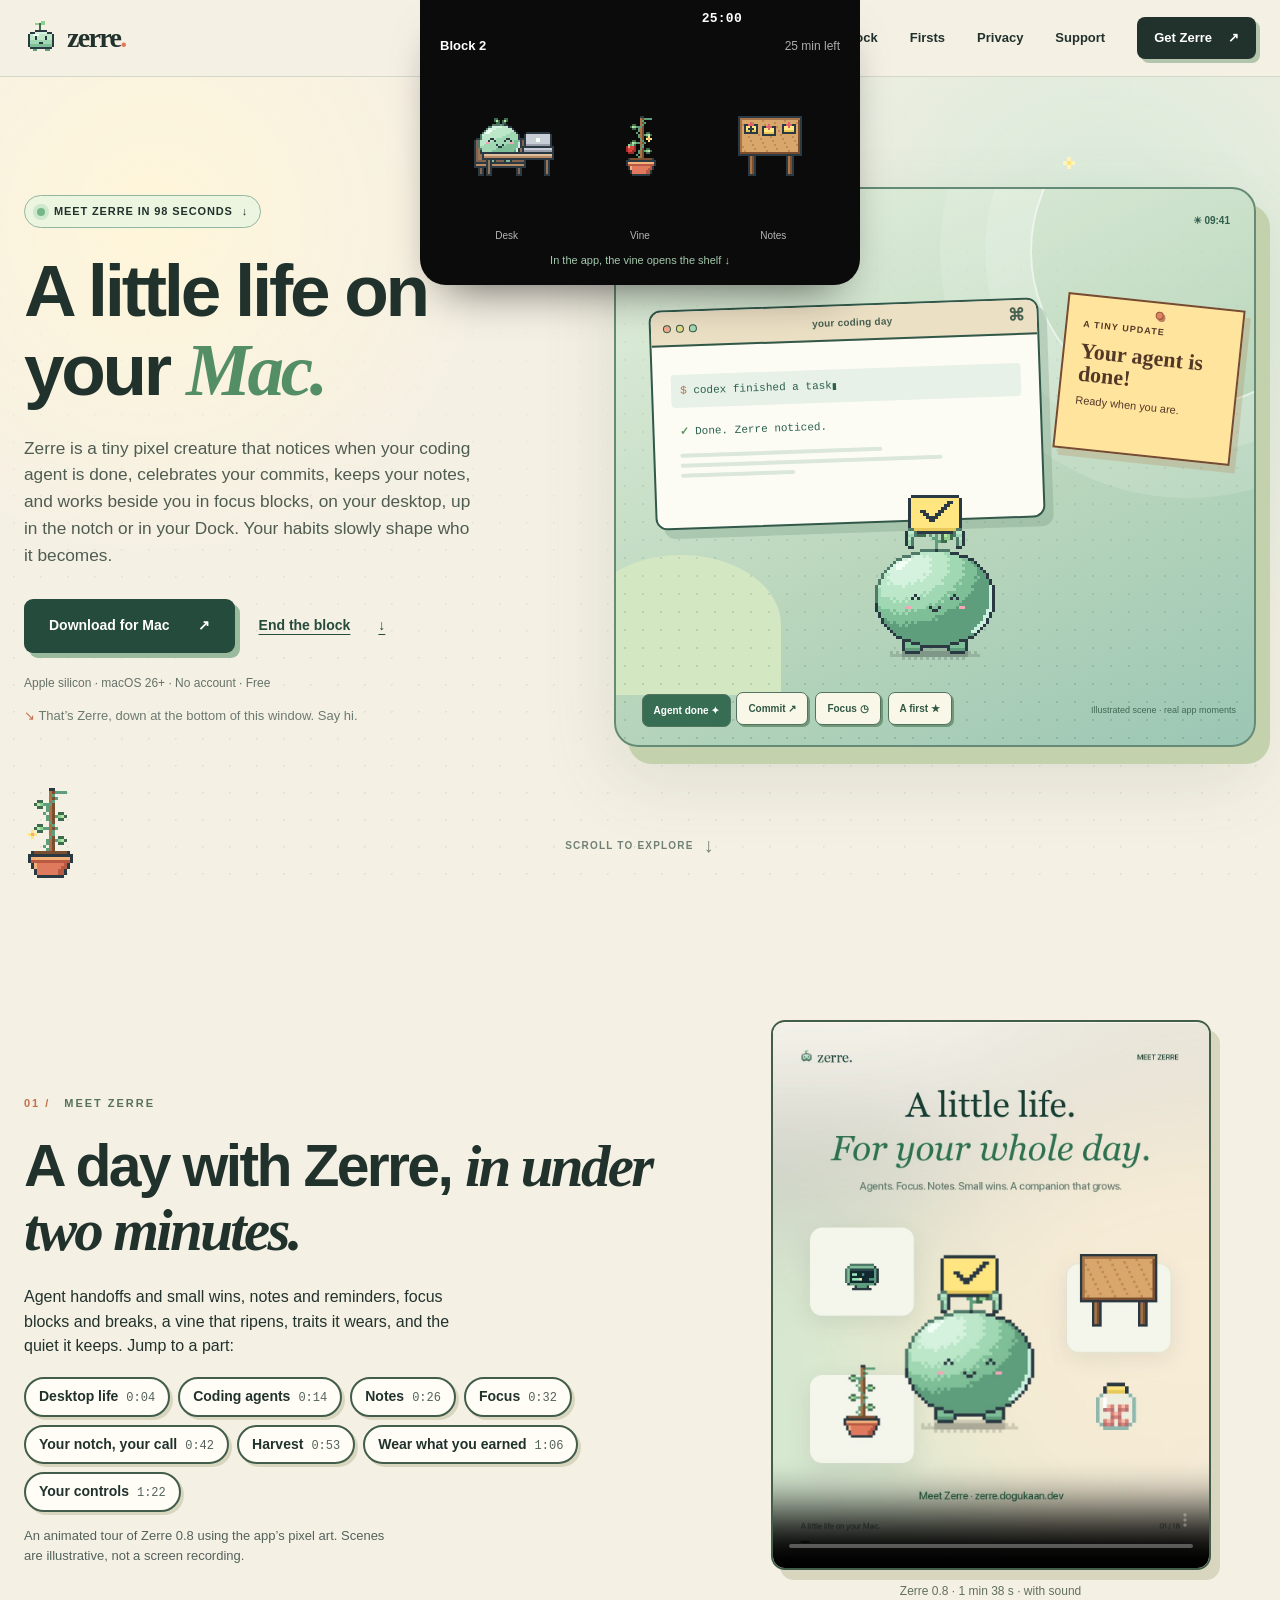
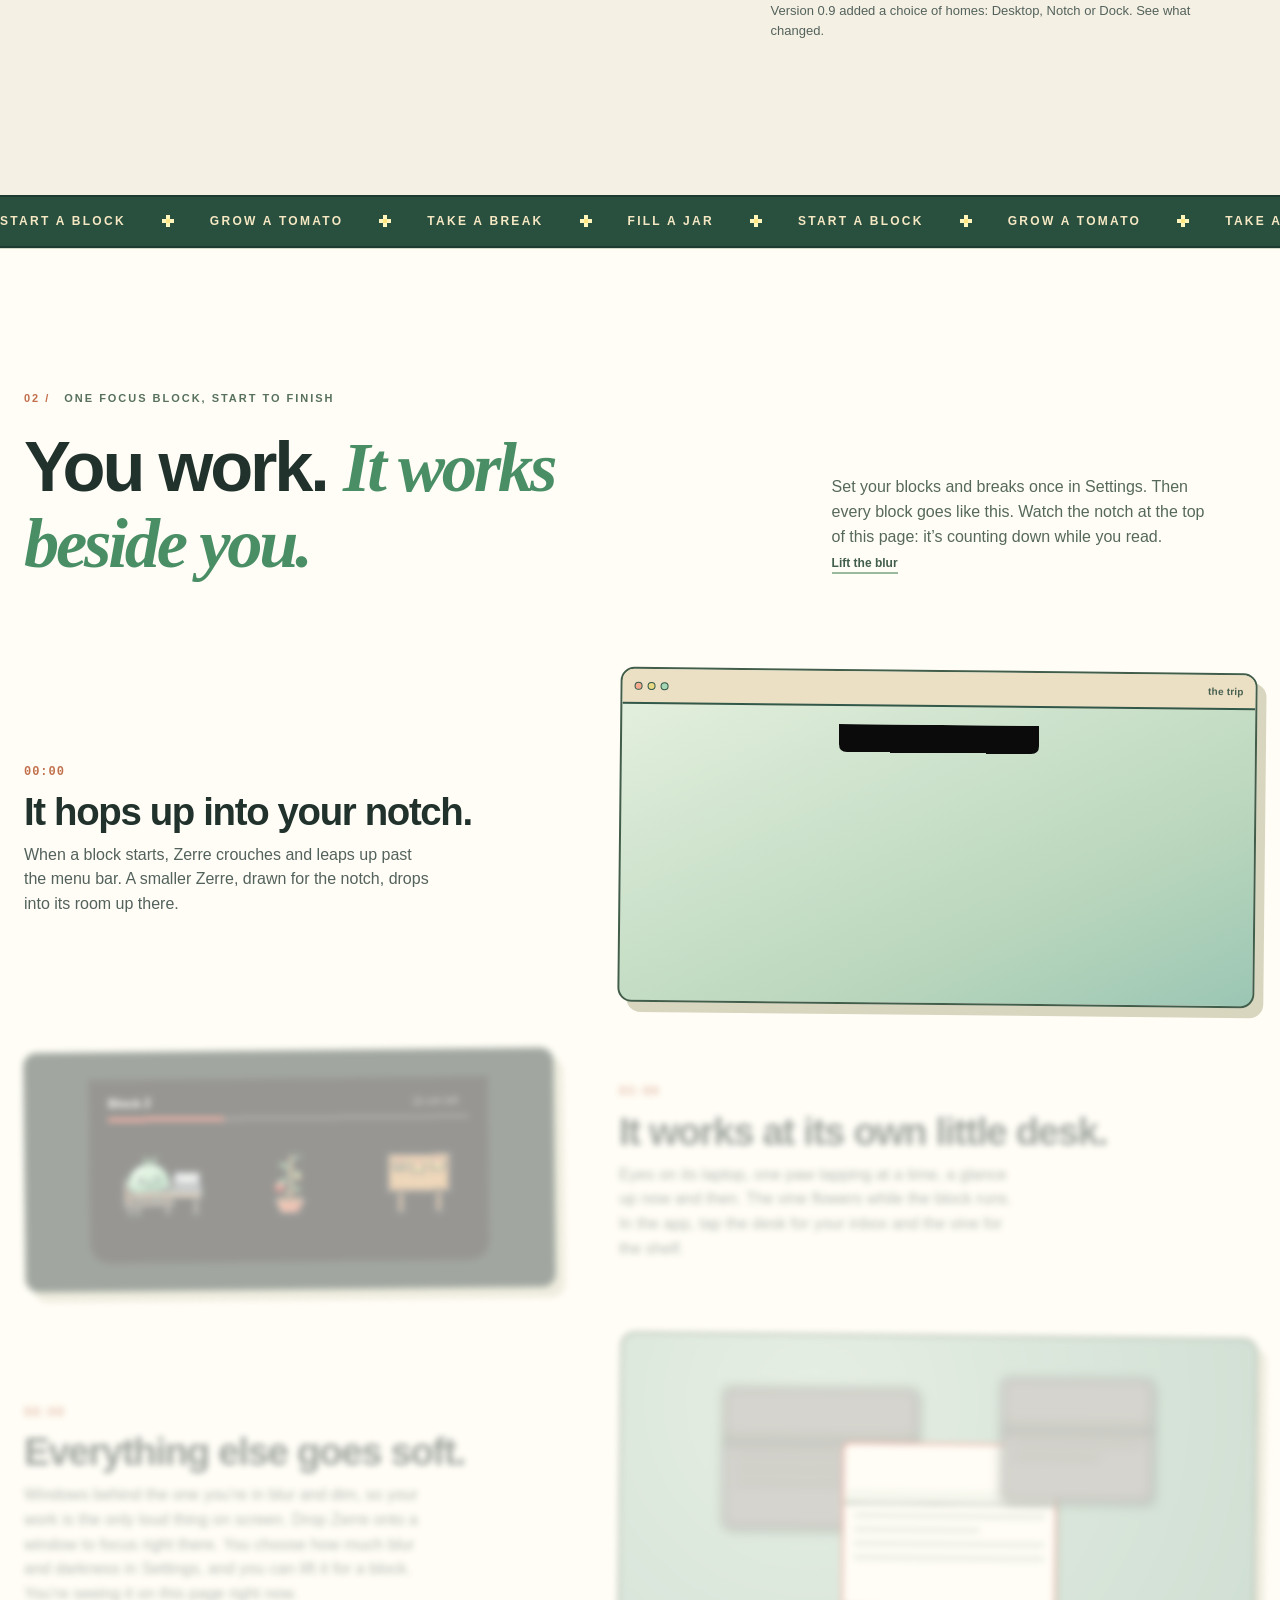
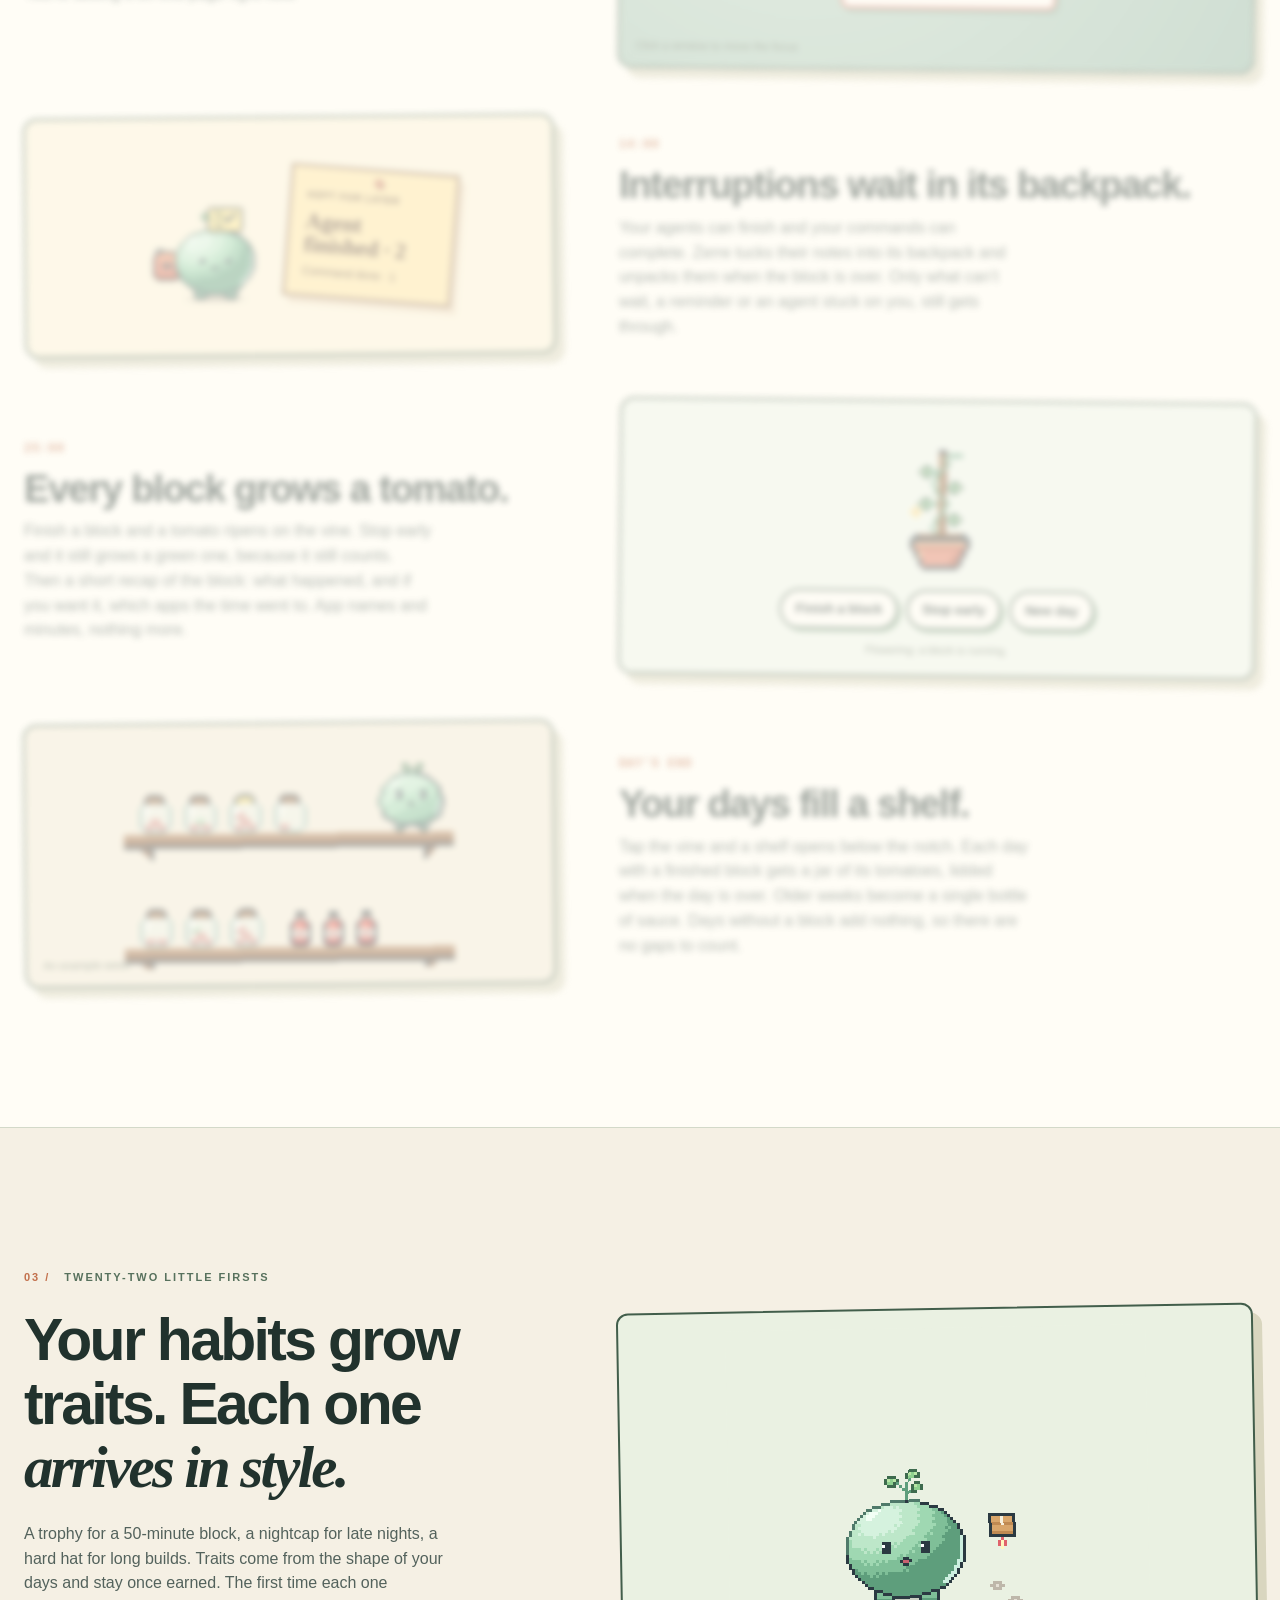
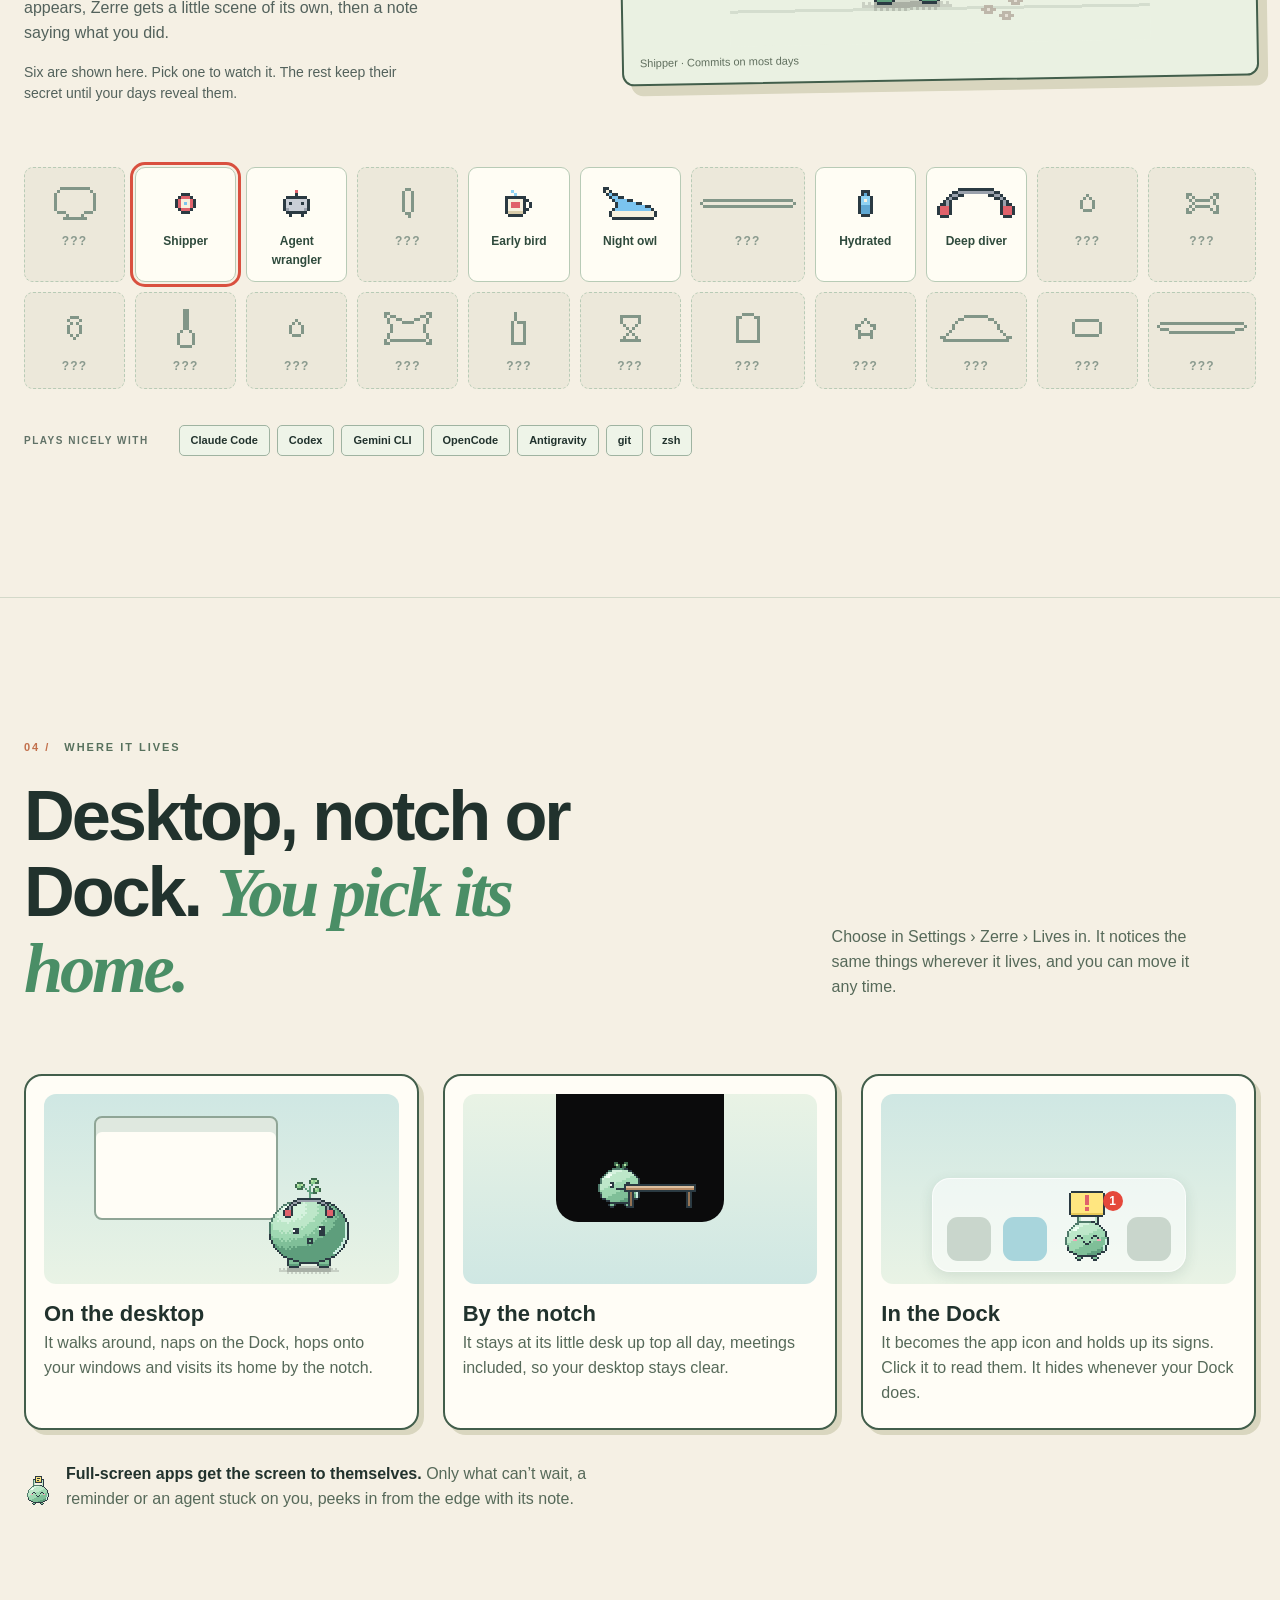
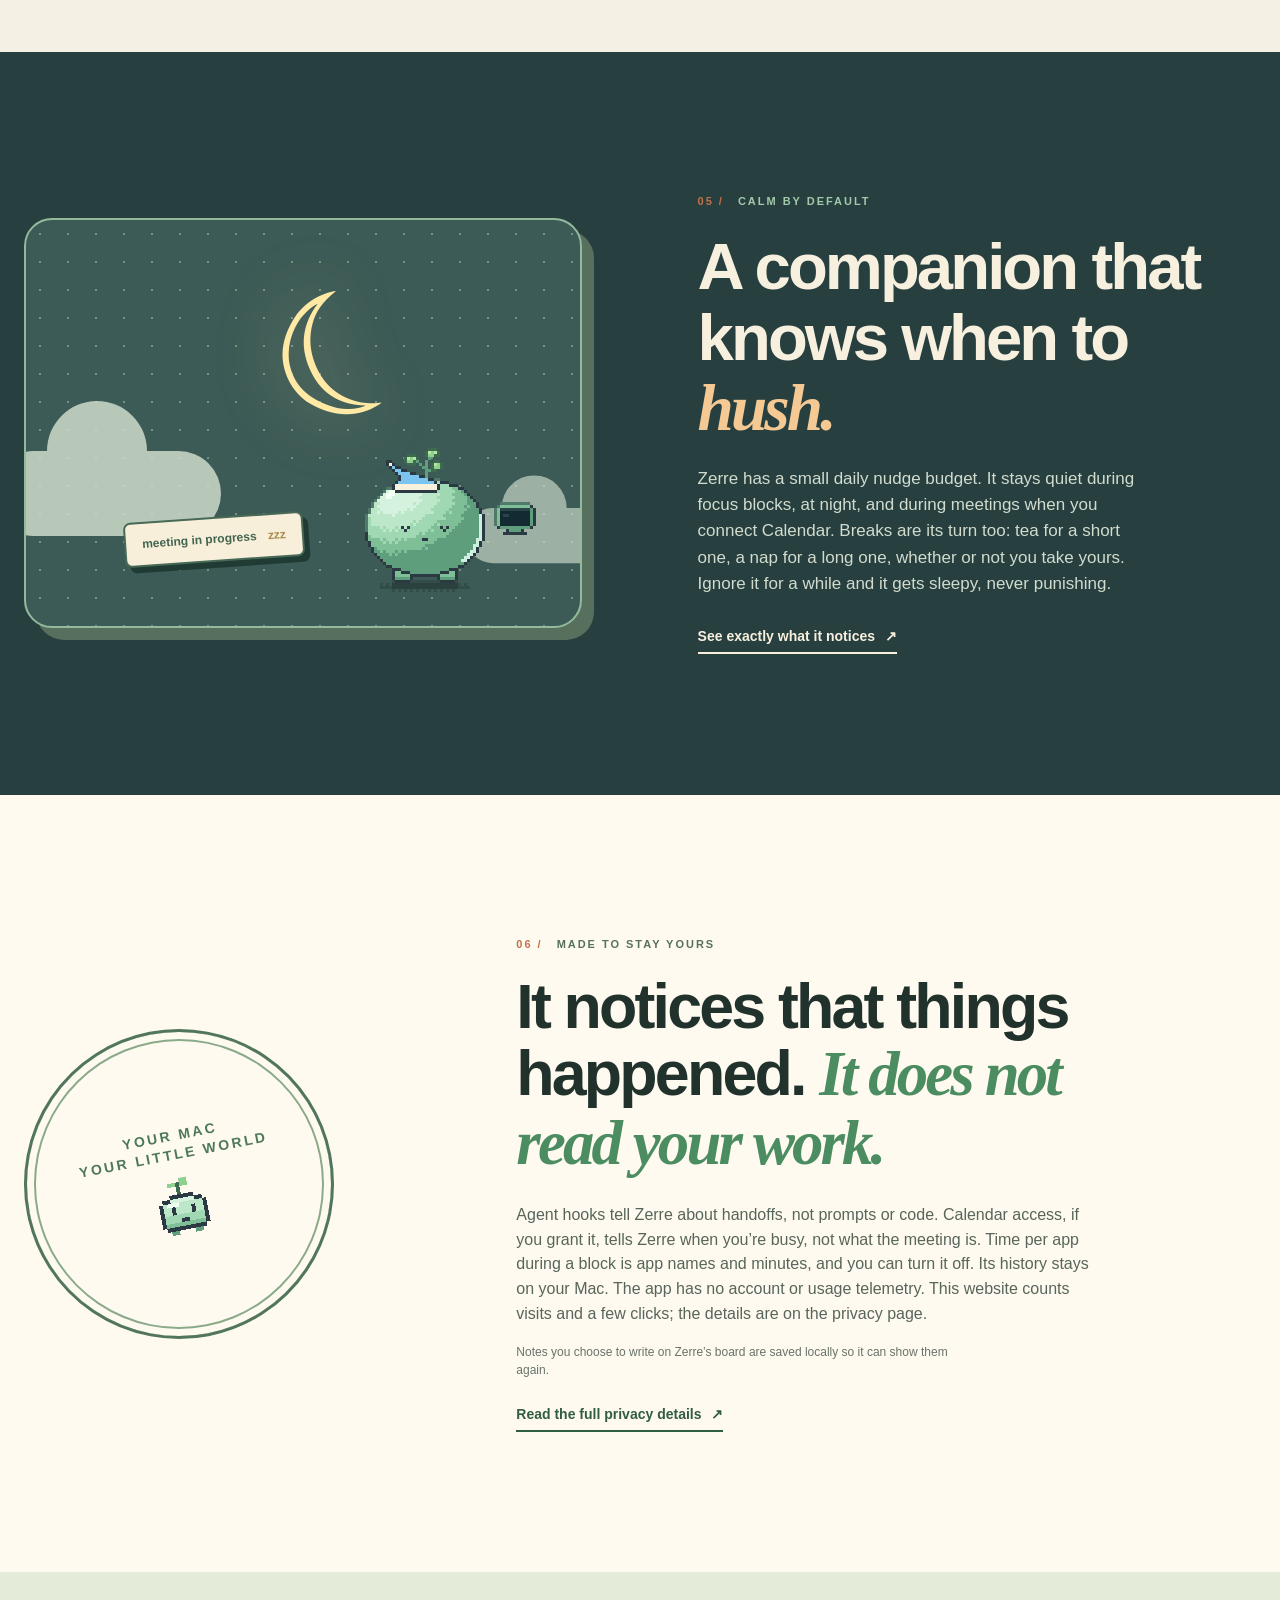
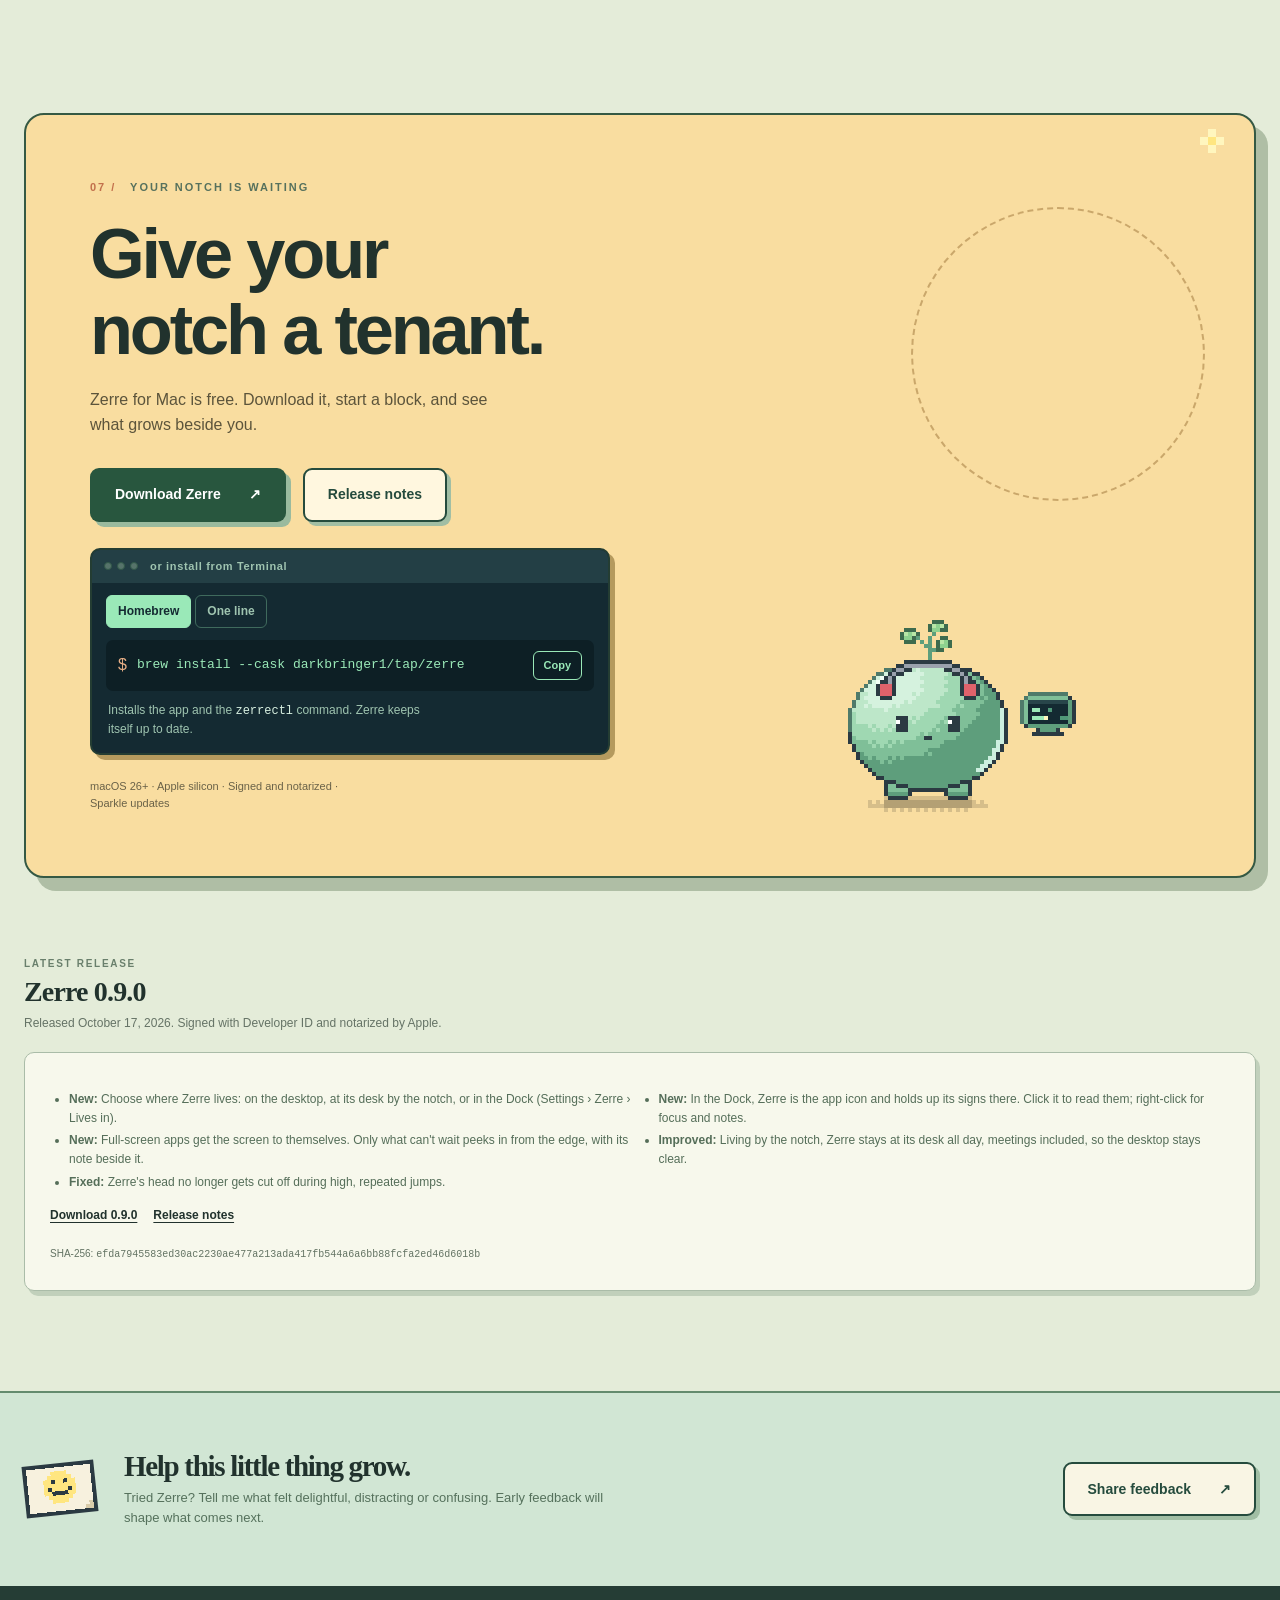
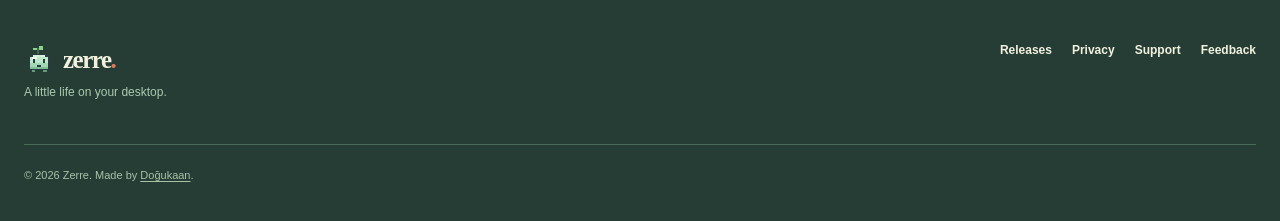
<file: index.html>
<!doctype html>
<html lang="en">
<head>
  <meta charset="utf-8">
  <meta name="viewport" content="width=device-width, initial-scale=1">
  <meta name="theme-color" content="#f5f0e4">
  <title>Zerre — a little life on your Mac</title>
  <meta name="description" content="Meet Zerre, a tiny pixel creature for your Mac. It notices when your coding agent is done, celebrates your commits, keeps your notes, and works beside you in focus blocks. Your habits shape who it becomes.">
  <meta property="og:title" content="Zerre: a little life on your Mac">
  <meta property="og:description" content="A tiny pixel companion for your Mac. It notices agent handoffs and commits, works beside you in focus blocks, keeps your notes, and grows from your days. Free for macOS 26+.">
  <meta property="og:type" content="website">
  <meta property="og:url" content="https://zerre.dogukaan.dev">
  <meta property="og:image" content="https://zerre.dogukaan.dev/assets/zerre-social-0-8.png">
  <meta property="og:image:width" content="1200">
  <meta property="og:image:height" content="630">
  <meta property="og:image:alt" content="Zerre, a tiny mint-green pixel creature wearing a hard hat beside its little note board, next to the words A little life on your Mac.">
  <meta name="twitter:card" content="summary_large_image">
  <link rel="icon" href="/assets/favicon.svg" type="image/svg+xml">
  <link rel="stylesheet" href="/assets/playground.css?v=sprites2">
  <link rel="stylesheet" href="/assets/home.css?v=homes09">
  <script src="/assets/playground.js?v=sprites2" defer></script>
  <script src="/assets/home.js?v=notch3" defer></script>
  <script src="/assets/film.js?v=film08b" defer></script>
  <script src="/assets/analytics.js?v=film08b" defer></script>
</head>
<body>
  <a class="skip-link" href="#main">Skip to content</a>

  <!-- The page's own notch: Zerre lives here during a block. It grows open like the app's island. -->
  <div class="page-notch" id="notch" data-state="empty">
    <div class="notch-shape">
      <button class="notch-face" id="notch-toggle" type="button" aria-expanded="false" aria-controls="notch-room" aria-label="Zerre's home in the notch. Open it.">
        <canvas id="notch-compact" aria-hidden="true"></canvas>
        <span class="notch-status" id="notch-status">zerre</span>
      </button>
      <div class="notch-room" id="notch-room" inert>
        <div class="notch-room-head"><strong id="notch-title">Zerre’s home</strong><span id="notch-detail">Start a block to move in</span></div>
        <canvas id="notch-canvas" aria-label="Zerre's room in the notch: its desk and laptop, the tomato vine and the notice board."></canvas>
        <div class="notch-room-labels" aria-hidden="true"><span>Desk</span><span>Vine</span><span>Notes</span></div>
        <a class="notch-room-link" href="#shelf">In the app, the vine opens the shelf ↓</a>
      </div>
    </div>
  </div>

  <header class="site-header">
    <div class="wrap header-inner">
      <a class="wordmark" href="/" aria-label="Zerre home"><img src="/assets/favicon.svg" alt="" width="34" height="34"> <span>zerre<span class="wordmark-dot">.</span></span></a>
      <nav class="primary-nav" aria-label="Main navigation">
        <a href="#a-block">A focus block</a>
        <a href="#firsts">Firsts</a>
        <a href="/privacy">Privacy</a>
        <a href="/support">Support</a>
      </nav>
      <a class="header-download" href="#download">Get Zerre <span aria-hidden="true">↗</span></a>
    </div>
  </header>

  <main id="main">
    <section class="hero home-hero" aria-labelledby="hero-title">
      <div class="hero-sky" aria-hidden="true"><img class="star star-one" src="/assets/sprites/particle.star.png" alt="" width="18" height="18"><img class="star star-two" src="/assets/sprites/particle.star.png" alt="" width="12" height="12"><img class="star star-three" src="/assets/sprites/particle.star.png" alt="" width="21" height="21"></div>
      <div class="wrap hero-layout">
        <div class="hero-copy">
          <a class="pill" href="#film"><span class="pill-light"></span> Meet Zerre in 98 seconds <span aria-hidden="true">↓</span></a>
          <h1 id="hero-title" data-analytics-section="hero">A little life on your <em>Mac.</em></h1>
          <p class="hero-lede">Zerre is a tiny pixel creature that notices when your coding agent is done, celebrates your commits, keeps your notes, and works beside you in focus blocks, on your desktop, up in the notch or in your Dock. Your habits slowly shape who it becomes.</p>
          <div class="hero-actions">
            <a class="button button-primary" data-release-download href="https://github.com/darkbringer1/zerre/releases/download/v0.9.0/Zerre-0.9.0.dmg">Download for Mac <span aria-hidden="true">↗</span></a>
            <button class="button button-text block-toggle" type="button" id="block-toggle" aria-pressed="false">Start a focus block <span aria-hidden="true">◷</span></button>
          </div>
          <p class="hero-small">Apple silicon · macOS 26+ · No account · Free</p>
          <p class="hero-hint" id="zerre-hint">That’s Zerre, down at the bottom of this window. Say hi.</p>
        </div>

        <div class="desktop home-desktop" id="moments-demo" aria-label="Interactive illustration of how Zerre responds to a coding day">
          <div class="desktop-dots" aria-hidden="true"></div>
          <div class="desktop-topline"><span class="desktop-label">A LITTLE CORNER OF YOUR MAC</span><span class="desktop-clock" aria-hidden="true">☀ 09:41</span></div>
          <div class="desktop-window">
            <div class="window-bar"><span class="traffic" aria-hidden="true"><i></i><i></i><i></i></span><span>your coding day</span><span class="window-bar-end" aria-hidden="true">⌘</span></div>
            <div class="window-content">
              <div class="terminal-line"><span class="terminal-prompt">$</span> <span id="demo-command">codex finished a task</span><span class="terminal-cursor" aria-hidden="true">▮</span></div>
              <div class="terminal-output"><span class="output-check" aria-hidden="true">✓</span> <span id="demo-output">Done. Zerre noticed.</span></div>
              <div class="terminal-lines" aria-hidden="true"><span></span><span></span><span></span></div>
            </div>
          </div>
          <div class="desktop-note" id="demo-note" aria-live="polite"><span class="note-pin" aria-hidden="true"></span><span class="note-kicker">a tiny update</span><strong id="demo-message">Your agent is done!</strong><span id="demo-detail">Ready when you are.</span></div>
          <canvas class="moment-stage" id="moment-stage" aria-label="Zerre reacting to the selected moment."></canvas>
          <div class="desktop-controls" aria-label="Try a Zerre moment">
            <button class="moment is-active" type="button" data-moment="agent" aria-pressed="true">Agent done <span aria-hidden="true">✦</span></button>
            <button class="moment" type="button" data-moment="commit" aria-pressed="false">Commit <span aria-hidden="true">↗</span></button>
            <button class="moment" type="button" data-moment="focus" aria-pressed="false">Focus <span aria-hidden="true">◷</span></button>
            <button class="moment" type="button" data-moment="first" aria-pressed="false">A first <span aria-hidden="true">★</span></button>
          </div>
          <span class="desktop-caption">Illustrated scene · real app moments</span>
        </div>
      </div>
      <div class="hero-bottom" aria-hidden="true"><span>scroll to explore</span><span>↓</span></div>
    </section>

    <section class="film-section section-pad" id="film" aria-labelledby="film-title">
      <div class="wrap film-layout">
        <div class="film-copy">
          <div class="section-label"><span class="label-number">01 /</span> MEET ZERRE</div>
          <h2 id="film-title" data-analytics-section="film">A day with Zerre, <em>in under two minutes.</em></h2>
          <p>Agent handoffs and small wins, notes and reminders, focus blocks and breaks, a vine that ripens, traits it wears, and the quiet it keeps. Jump to a part:</p>
          <ul class="film-chapters"><li><button type="button" data-film-at="4">Desktop life <span>0:04</span></button></li><li><button type="button" data-film-at="14">Coding agents <span>0:14</span></button></li><li><button type="button" data-film-at="26">Notes <span>0:26</span></button></li><li><button type="button" data-film-at="32">Focus <span>0:32</span></button></li><li><button type="button" data-film-at="42">Your notch, your call <span>0:42</span></button></li><li><button type="button" data-film-at="53">Harvest <span>0:53</span></button></li><li><button type="button" data-film-at="66">Wear what you earned <span>1:06</span></button></li><li><button type="button" data-film-at="82">Your controls <span>1:22</span></button></li></ul>
          <p class="film-fine">An animated tour of Zerre 0.8 using the app’s pixel art. Scenes are illustrative, not a screen recording.</p>
        </div>
        <figure class="film-frame">
          <video id="film-video" controls playsinline preload="metadata" poster="/assets/film/zerre-full-app-poster.jpg" width="1080" height="1350">
            <source src="/assets/film/zerre-full-app.mp4" type="video/mp4">
            <track kind="captions" src="/assets/film/zerre-full-app.vtt" srclang="en" label="English">
          </video>
          <figcaption>Zerre 0.8 · 1 min 38 s · with sound</figcaption>
          <p class="film-fine">Version 0.9 added a choice of homes: Desktop, Notch or Dock. <a href="/releases">See what changed.</a></p>
        </figure>
      </div>
    </section>

    <div class="ticker" aria-label="A focus block with Zerre"><div class="ticker-track" aria-hidden="true"><span>START A BLOCK</span><b><img src="/assets/sprites/particle.star.png" alt="" width="12" height="12"></b><span>GROW A TOMATO</span><b><img src="/assets/sprites/particle.star.png" alt="" width="12" height="12"></b><span>TAKE A BREAK</span><b><img src="/assets/sprites/particle.star.png" alt="" width="12" height="12"></b><span>FILL A JAR</span><b><img src="/assets/sprites/particle.star.png" alt="" width="12" height="12"></b><span>START A BLOCK</span><b><img src="/assets/sprites/particle.star.png" alt="" width="12" height="12"></b><span>GROW A TOMATO</span><b><img src="/assets/sprites/particle.star.png" alt="" width="12" height="12"></b><span>TAKE A BREAK</span><b><img src="/assets/sprites/particle.star.png" alt="" width="12" height="12"></b><span>FILL A JAR</span><b><img src="/assets/sprites/particle.star.png" alt="" width="12" height="12"></b></div></div>

    <section class="block-story section-pad" id="a-block" aria-labelledby="block-title">
      <div class="wrap">
        <div class="section-label"><span class="label-number">02 /</span> ONE FOCUS BLOCK, START TO FINISH</div>
        <div class="story-heading"><h2 id="block-title" data-analytics-section="how_it_works">You work. <em>It works beside you.</em></h2><p>Set your blocks and breaks once in Settings. Then every block goes like this. Watch the notch at the top of this page: it’s counting down while you read.</p></div>

        <ol class="chapters">
          <li class="chapter" data-chapter="0">
            <div class="chapter-copy"><span class="chapter-time">00:00</span><h3>It hops up into your notch.</h3><p>When a block starts, Zerre crouches and leaps up past the menu bar. A smaller Zerre, drawn for the notch, drops into its room up there.</p></div>
            <div class="chapter-stage window-stage"><div class="window-bar"><span class="traffic" aria-hidden="true"><i></i><i></i><i></i></span><span>the trip</span></div><canvas id="stage-trip" aria-label="Zerre crouches on the desktop and hops up into the notch, where the small Zerre lands at its desk."></canvas></div>
          </li>
          <li class="chapter" data-chapter="1">
            <div class="chapter-copy"><span class="chapter-time">03:00</span><h3>It works at its own little desk.</h3><p>Eyes on its laptop, one paw tapping at a time, a glance up now and then. The vine flowers while the block runs. In the app, tap the desk for your inbox and the vine for the shelf.</p></div>
            <div class="chapter-stage notch-stage"><canvas id="stage-room" aria-label="Zerre typing at its desk in the notch, the tomato vine flowering, the notice board with notes."></canvas></div>
          </li>
          <li class="chapter chapter-shield" data-chapter="2">
            <div class="chapter-copy"><span class="chapter-time">08:00</span><h3>Everything else goes soft.</h3><p>Windows behind the one you’re in blur and dim, so your work is the only loud thing on screen. Drop Zerre onto a window to focus right there. You choose how much blur and darkness in Settings, and you can lift it for a block. You’re seeing it on this page right now.</p></div>
            <div class="chapter-stage shield-stage"><div class="shield-demo" id="shield-demo" aria-label="Three windows; the focused one stays sharp. Click another window to move the focus."><button class="mini-window" type="button" style="left:5%;top:12%;width:40%;height:46%" aria-label="Focus this window"><span></span><span></span><span></span></button><button class="mini-window is-focus" type="button" style="left:30%;top:30%;width:44%;height:54%" aria-label="Focus this window"><span></span><span></span><span></span><span></span></button><button class="mini-window" type="button" style="left:63%;top:8%;width:31%;height:40%" aria-label="Focus this window"><span></span><span></span></button></div><span class="stage-caption">Click a window to move the focus</span></div>
          </li>
          <li class="chapter" data-chapter="3">
            <div class="chapter-copy"><span class="chapter-time">14:00</span><h3>Interruptions wait in its backpack.</h3><p>Your agents can finish and your commands can complete. Zerre tucks their notes into its backpack and unpacks them when the block is over. Only what can’t wait, a reminder or an agent stuck on you, still gets through.</p></div>
            <div class="chapter-stage paper-stage"><canvas id="stage-pack" aria-label="Zerre with a backpack; papers slide into it one by one."></canvas><div class="desktop-note small-note"><span class="note-pin" aria-hidden="true"></span><span class="note-kicker">kept for later</span><strong>Agent finished · 2</strong><span>Command done · 1</span></div></div>
          </li>
          <li class="chapter" data-chapter="4">
            <div class="chapter-copy"><span class="chapter-time">25:00</span><h3>Every block grows a tomato.</h3><p>Finish a block and a tomato ripens on the vine. Stop early and it still grows a green one, because it still counts. Then a short recap of the block: what happened, and if you want it, which apps the time went to. App names and minutes, nothing more.</p></div>
            <div class="chapter-stage vine-stage"><canvas id="stage-vine" aria-label="The tomato vine. Use the buttons to finish a block or stop early."></canvas><div class="vine-controls"><button type="button" id="vine-finish">Finish a block</button><button type="button" id="vine-stop">Stop early</button><button type="button" id="vine-reset">New day</button></div><p class="stage-caption" id="vine-caption" aria-live="polite">Flowering: a block is running.</p></div>
          </li>
          <li class="chapter" id="shelf" data-chapter="5">
            <div class="chapter-copy"><span class="chapter-time">Day’s end</span><h3>Your days fill a shelf.</h3><p>Tap the vine and a shelf opens below the notch. Each day with a finished block gets a jar of its tomatoes, lidded when the day is over. Older weeks become a single bottle of sauce. Days without a block add nothing, so there are no gaps to count.</p></div>
            <div class="chapter-stage shelf-stage"><canvas id="stage-shelf" aria-label="A shelf with a week of jars of tomatoes and a few bottles; today's jar is open."></canvas><span class="stage-caption">An example week</span></div>
          </li>
        </ol>
      </div>
    </section>

    <section class="firsts-section section-pad" id="firsts" aria-labelledby="firsts-title">
      <div class="wrap firsts-layout">
        <div class="firsts-copy">
          <div class="section-label"><span class="label-number">03 /</span> TWENTY-TWO LITTLE FIRSTS</div>
          <h2 id="firsts-title" data-analytics-section="firsts">Your habits grow traits. Each one <em>arrives in style.</em></h2>
          <p>A trophy for a 50-minute block, a nightcap for late nights, a hard hat for long builds. Traits come from the shape of your days and stay once earned. The first time each one appears, Zerre gets a little scene of its own, then a note saying what you did.</p>
          <p class="firsts-hint">Six are shown here. Pick one to watch it. The rest keep their secret until your days reveal them.</p>
        </div>
        <div class="firsts-stage postcard-stage"><canvas id="stage-firsts" aria-label="Zerre playing a first-time trait celebration."></canvas><span class="stage-caption" id="firsts-caption" aria-live="polite"></span></div>
      </div>
      <div class="wrap"><ul class="achievements-grid firsts-grid" id="firsts-grid" aria-label="The 22 traits"></ul></div>
      <div class="wrap"><div class="tools-strip"><span>PLAYS NICELY WITH</span><ul><li>Claude Code</li><li>Codex</li><li>Gemini CLI</li><li>OpenCode</li><li>Antigravity</li><li>git</li><li>zsh</li></ul></div></div>
    </section>

    <section class="homes-section section-pad" id="homes" aria-labelledby="homes-title">
      <div class="wrap">
        <div class="section-label"><span class="label-number">04 /</span> WHERE IT LIVES</div>
        <div class="story-heading"><h2 id="homes-title" data-analytics-section="homes">Desktop, notch or Dock. <em>You pick its home.</em></h2><p>Choose in Settings › Zerre › Lives in. It notices the same things wherever it lives, and you can move it any time.</p></div>
        <ul class="homes-grid">
          <li class="home-card">
            <div class="home-scene home-scene-desktop" aria-hidden="true"><span class="scene-window"></span><img class="scene-desktop-zerre" src="/assets/sprites/portrait-curious.png" alt="" width="80" height="96"></div>
            <h3>On the desktop</h3>
            <p>It walks around, naps on the Dock, hops onto your windows and visits its home by the notch.</p>
          </li>
          <li class="home-card">
            <div class="home-scene home-scene-notch" aria-hidden="true"><span class="scene-pill"><img src="/assets/sprites/art/mini.focus.png" alt="" width="56" height="72"><img class="scene-table" src="/assets/sprites/art/home.table.png" alt="" width="72" height="24"></span></div>
            <h3>By the notch</h3>
            <p>It stays at its little desk up top all day, meetings included, so your desktop stays clear.</p>
          </li>
          <li class="home-card">
            <div class="home-scene home-scene-dock" aria-hidden="true"><span class="scene-dock"><i></i><i></i><span class="scene-dock-zerre"><img src="/assets/sprites/art/mini.carry.png" alt="" width="56" height="72"><img class="scene-sign" src="/assets/sprites/art/card.agent_waiting.png" alt="" width="36" height="26"><b>1</b></span><i></i></span></div>
            <h3>In the Dock</h3>
            <p>It becomes the app icon and holds up its signs. Click it to read them. It hides whenever your Dock does.</p>
          </li>
        </ul>
        <p class="homes-fullscreen"><img src="/assets/sprites/art/mini.carry.png" alt="" width="28" height="36"><span><strong>Full-screen apps get the screen to themselves.</strong> Only what can’t wait, a reminder or an agent stuck on you, peeks in from the edge with its note.</span></p>
      </div>
    </section>

    <section class="quiet-section section-pad" aria-labelledby="quiet-title">
      <div class="wrap quiet-grid"><div class="quiet-illustration" aria-hidden="true"><div class="quiet-moon">☾</div><div class="quiet-cloud quiet-cloud-one"></div><div class="quiet-cloud quiet-cloud-two"></div><div class="quiet-small-window">meeting in progress <span>zzz</span></div><img class="quiet-creature" src="/assets/sprites/portrait-sleep.png" alt="" width="171" height="144"></div><div class="quiet-copy"><div class="section-label"><span class="label-number">05 /</span> CALM BY DEFAULT</div><h2 id="quiet-title" data-analytics-section="calm">A companion that knows when to <em>hush.</em></h2><p>Zerre has a small daily nudge budget. It stays quiet during focus blocks, at night, and during meetings when you connect Calendar. Breaks are its turn too: tea for a short one, a nap for a long one, whether or not you take yours. Ignore it for a while and it gets sleepy, never punishing.</p><a class="inline-link" href="/privacy">See exactly what it notices <span aria-hidden="true">↗</span></a></div></div>
    </section>

    <section class="privacy-section section-pad" aria-labelledby="privacy-title"><div class="wrap privacy-layout"><div class="privacy-stamp" aria-hidden="true"><span>YOUR MAC<br>YOUR LITTLE WORLD</span><b><img src="/assets/sprites/mark.zerre.png" alt="" width="64" height="64"></b></div><div><div class="section-label"><span class="label-number">06 /</span> MADE TO STAY YOURS</div><h2 id="privacy-title" data-analytics-section="privacy">It notices that things happened. <em>It does not read your work.</em></h2><p>Agent hooks tell Zerre about handoffs, not prompts or code. Calendar access, if you grant it, tells Zerre when you’re busy, not what the meeting is. Time per app during a block is app names and minutes, and you can turn it off. Its history stays on your Mac. The app has no account or usage telemetry. This website counts visits and a few clicks; the details are on the privacy page.</p><p class="privacy-fine">Notes you choose to write on Zerre’s board are saved locally so it can show them again.</p><a class="inline-link" href="/privacy">Read the full privacy details <span aria-hidden="true">↗</span></a></div></div></section>

    <section class="download-section section-pad" id="download" aria-labelledby="download-title"><div class="wrap download-card"><div class="download-doodle" aria-hidden="true"><img src="/assets/sprites/particle.star.png" alt="" width="24" height="24"></div><div><div class="section-label"><span class="label-number">07 /</span> YOUR NOTCH IS WAITING</div><h2 id="download-title" data-analytics-section="download">Give your notch a tenant.</h2><p>Zerre for Mac is free. Download it, start a block, and see what grows beside you.</p><div class="download-actions"><a class="button button-primary" data-release-download href="https://github.com/darkbringer1/zerre/releases/download/v0.9.0/Zerre-0.9.0.dmg">Download Zerre <span aria-hidden="true">↗</span></a><a class="button button-outline" href="/releases">Release notes</a></div><div class="install-box" id="install">
            <div class="install-bar"><span class="traffic" aria-hidden="true"><i></i><i></i><i></i></span><span>or install from Terminal</span></div>
            <div class="install-tabs" role="tablist" aria-label="Install method">
              <button type="button" role="tab" id="install-tab-brew" aria-selected="true" aria-controls="install-panel" data-install="brew">Homebrew</button>
              <button type="button" role="tab" id="install-tab-script" aria-selected="false" aria-controls="install-panel" data-install="script" tabindex="-1">One line</button>
            </div>
            <div class="install-panel" id="install-panel" role="tabpanel" aria-labelledby="install-tab-brew">
              <div class="install-command"><span class="terminal-prompt" aria-hidden="true">$</span><code id="install-code">brew install --cask darkbringer1/tap/zerre</code><button type="button" class="install-copy" id="install-copy">Copy</button></div>
              <p class="install-note" id="install-note">Installs the app and the <code>zerrectl</code> command. Zerre keeps itself up to date.</p>
            </div>
          </div><p class="download-meta">macOS 26+ · Apple silicon · Signed and notarized · Sparkle updates</p></div><div class="download-creature pixel-creature" aria-hidden="true"><img class="pose" src="/assets/sprites/zerre-idle.png" alt="" width="272" height="256"><img class="pose-blink" src="/assets/sprites/zerre-idle-blink.png" alt="" width="272" height="256"></div></div></section>

    <!-- RELEASE_LATEST_START -->
<section class="block container" id="latest-release">
  <div class="section-head">
    <div class="eyebrow">Latest release</div>
    <h2>Zerre 0.9.0</h2>
    <p>Released October 17, 2026. Signed with Developer ID and notarized by Apple.</p>
  </div>
  <div class="card">
    <ul class="feature-list">
      <li><strong>New:</strong> Choose where Zerre lives: on the desktop, at its desk by the notch, or in the Dock (Settings › Zerre › Lives in).</li>
<li><strong>New:</strong> In the Dock, Zerre is the app icon and holds up its signs there. Click it to read them; right-click for focus and notes.</li>
<li><strong>New:</strong> Full-screen apps get the screen to themselves. Only what can&#x27;t wait peeks in from the edge, with its note beside it.</li>
<li><strong>Improved:</strong> Living by the notch, Zerre stays at its desk all day, meetings included, so the desktop stays clear.</li>
<li><strong>Fixed:</strong> Zerre&#x27;s head no longer gets cut off during high, repeated jumps.</li>
    </ul>
    <div class="cta-row">
      <a class="btn btn-primary" href="https://github.com/darkbringer1/zerre/releases/download/v0.9.0/Zerre-0.9.0.dmg">Download 0.9.0</a>
      <a class="btn btn-secondary" href="/releases">Release notes</a>
    </div>
    <span class="spec-line" style="overflow-wrap:anywhere;">SHA-256: <code>efda7945583ed30ac2230ae477a213ada417fb544a6a6bb88fcfa2ed46d6018b</code></span>
  </div>
</section>
<!-- RELEASE_LATEST_END -->

    <section class="feedback-section" aria-labelledby="feedback-title"><div class="wrap feedback-inner"><span class="feedback-star" aria-hidden="true"><img src="/assets/sprites/card.doodle.png" alt="" width="72" height="52"></span><div><h2 id="feedback-title" data-analytics-section="feedback">Help this little thing grow.</h2><p>Tried Zerre? Tell me what felt delightful, distracting or confusing. Early feedback will shape what comes next.</p></div><a class="button button-outline" href="https://github.com/darkbringer1/zerre/issues/new/choose">Share feedback <span aria-hidden="true">↗</span></a></div></section>
  </main>

  <!-- The vine in the margin ripens as you read the block. -->
  <canvas class="margin-vine" id="margin-vine" aria-hidden="true"></canvas>

  <footer class="site-footer"><div class="wrap footer-grid"><div><a class="wordmark" href="/"><img src="/assets/favicon.svg" alt="" width="30" height="30"> <span>zerre<span class="wordmark-dot">.</span></span></a><p>A little life on your desktop.</p></div><nav aria-label="Footer navigation"><a href="/releases">Releases</a><a href="/privacy">Privacy</a><a href="/support">Support</a><a href="https://github.com/darkbringer1/zerre/issues">Feedback</a></nav><span class="footer-end">© 2026 Zerre. Made by <a href="https://dogukaan.dev/">Doğukaan</a>.</span></div></footer>
</body>
</html>
</file>
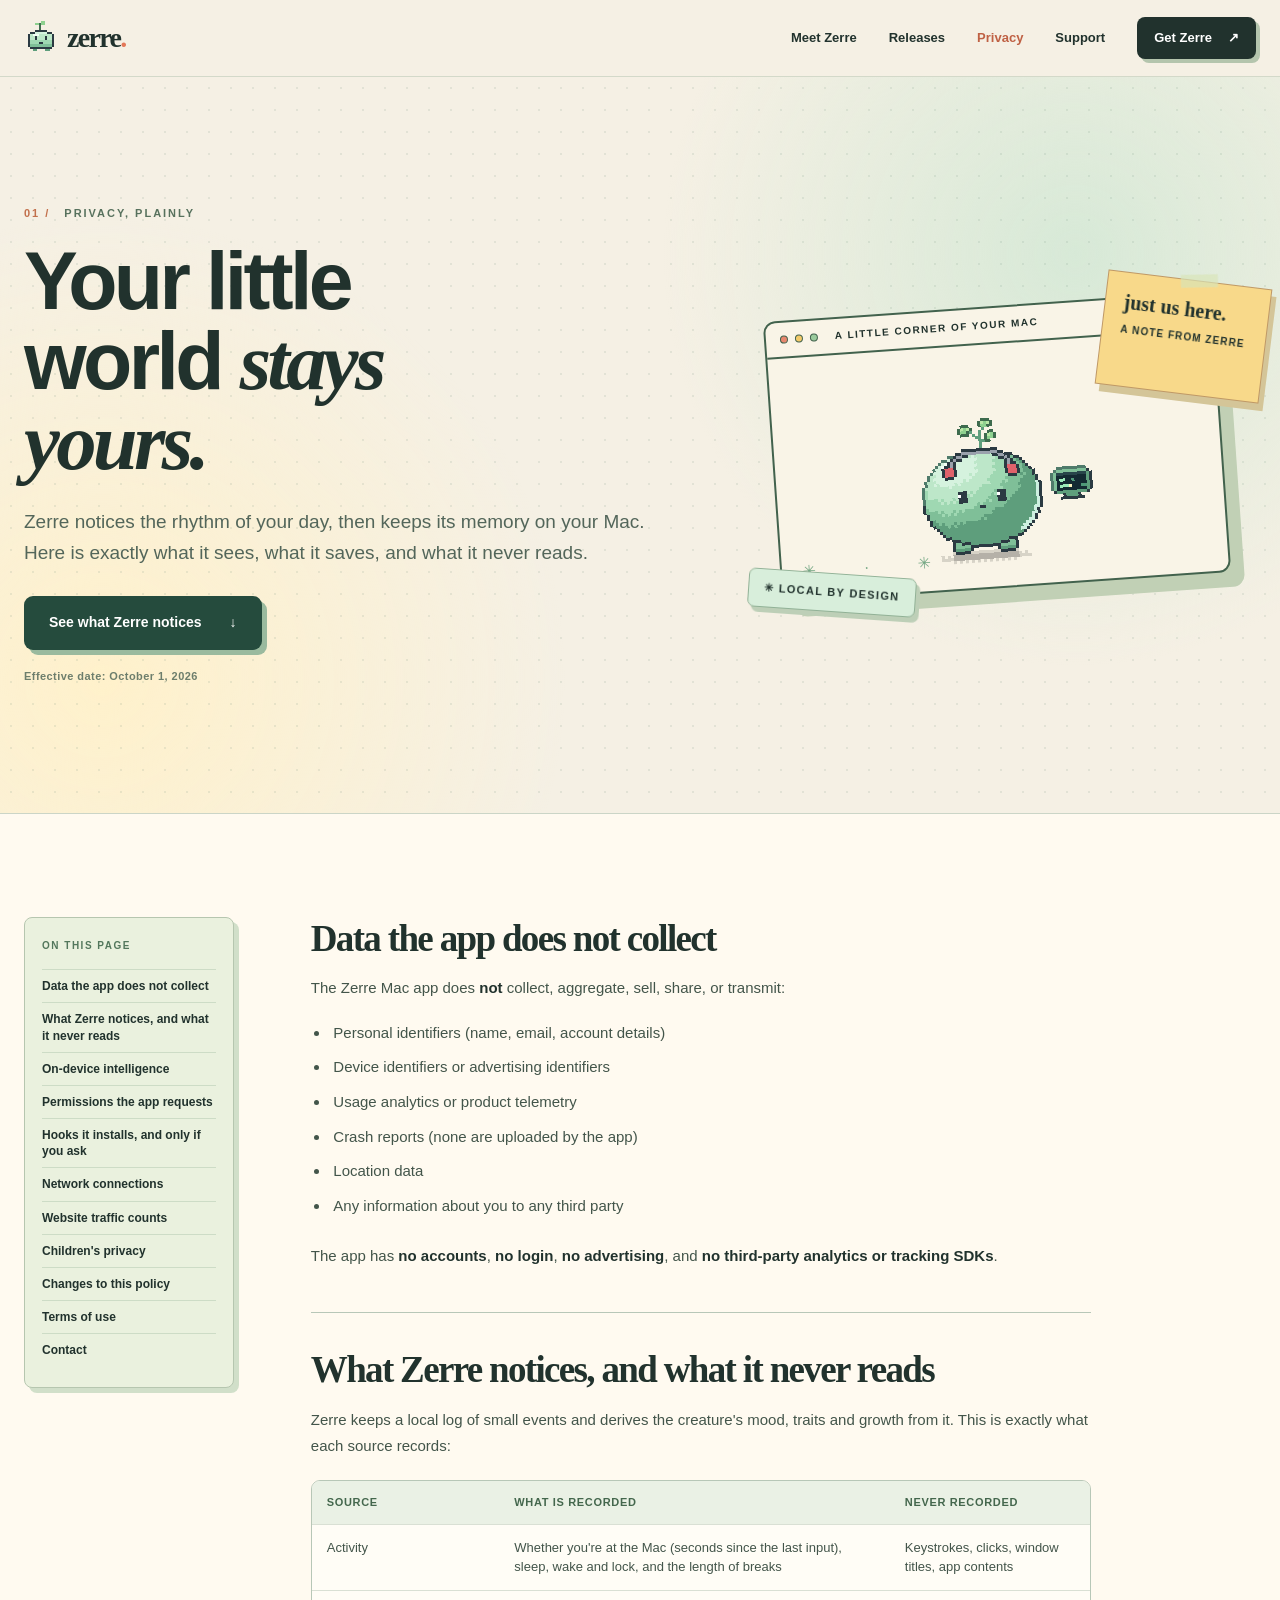
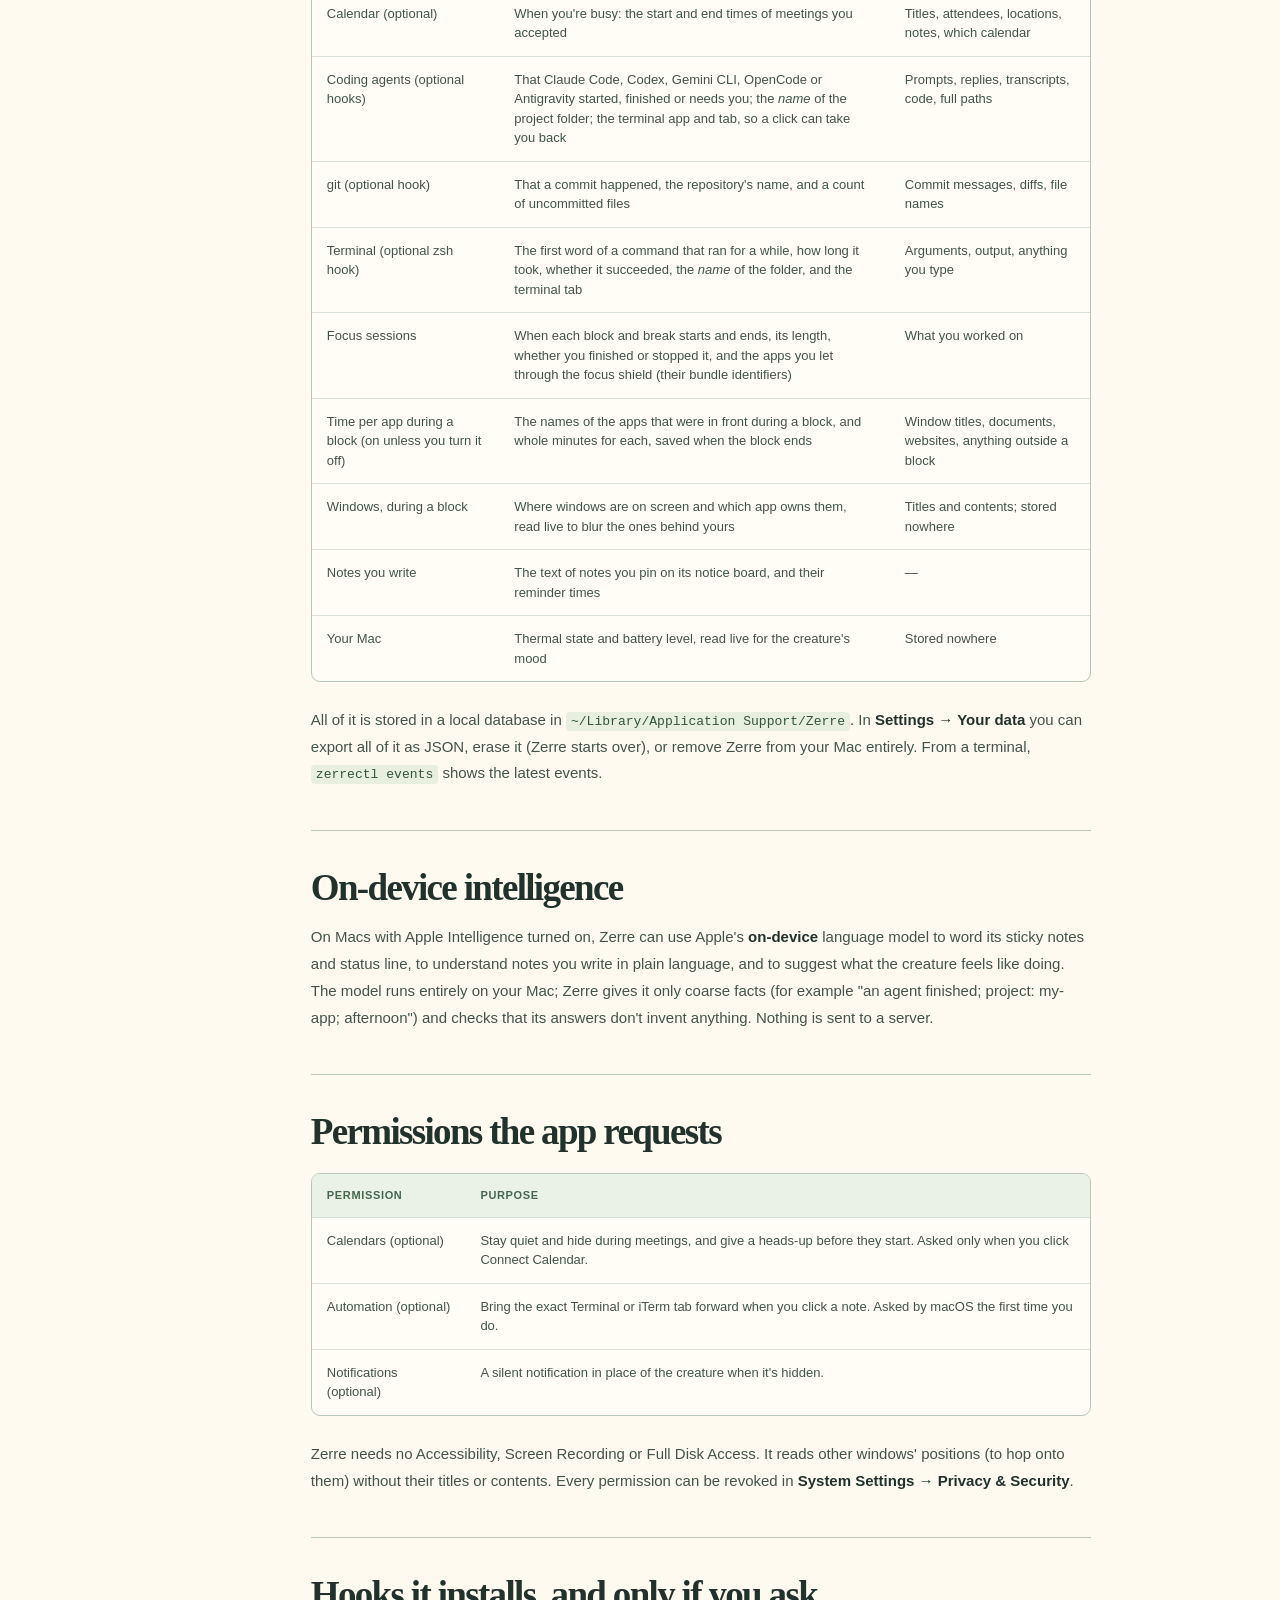
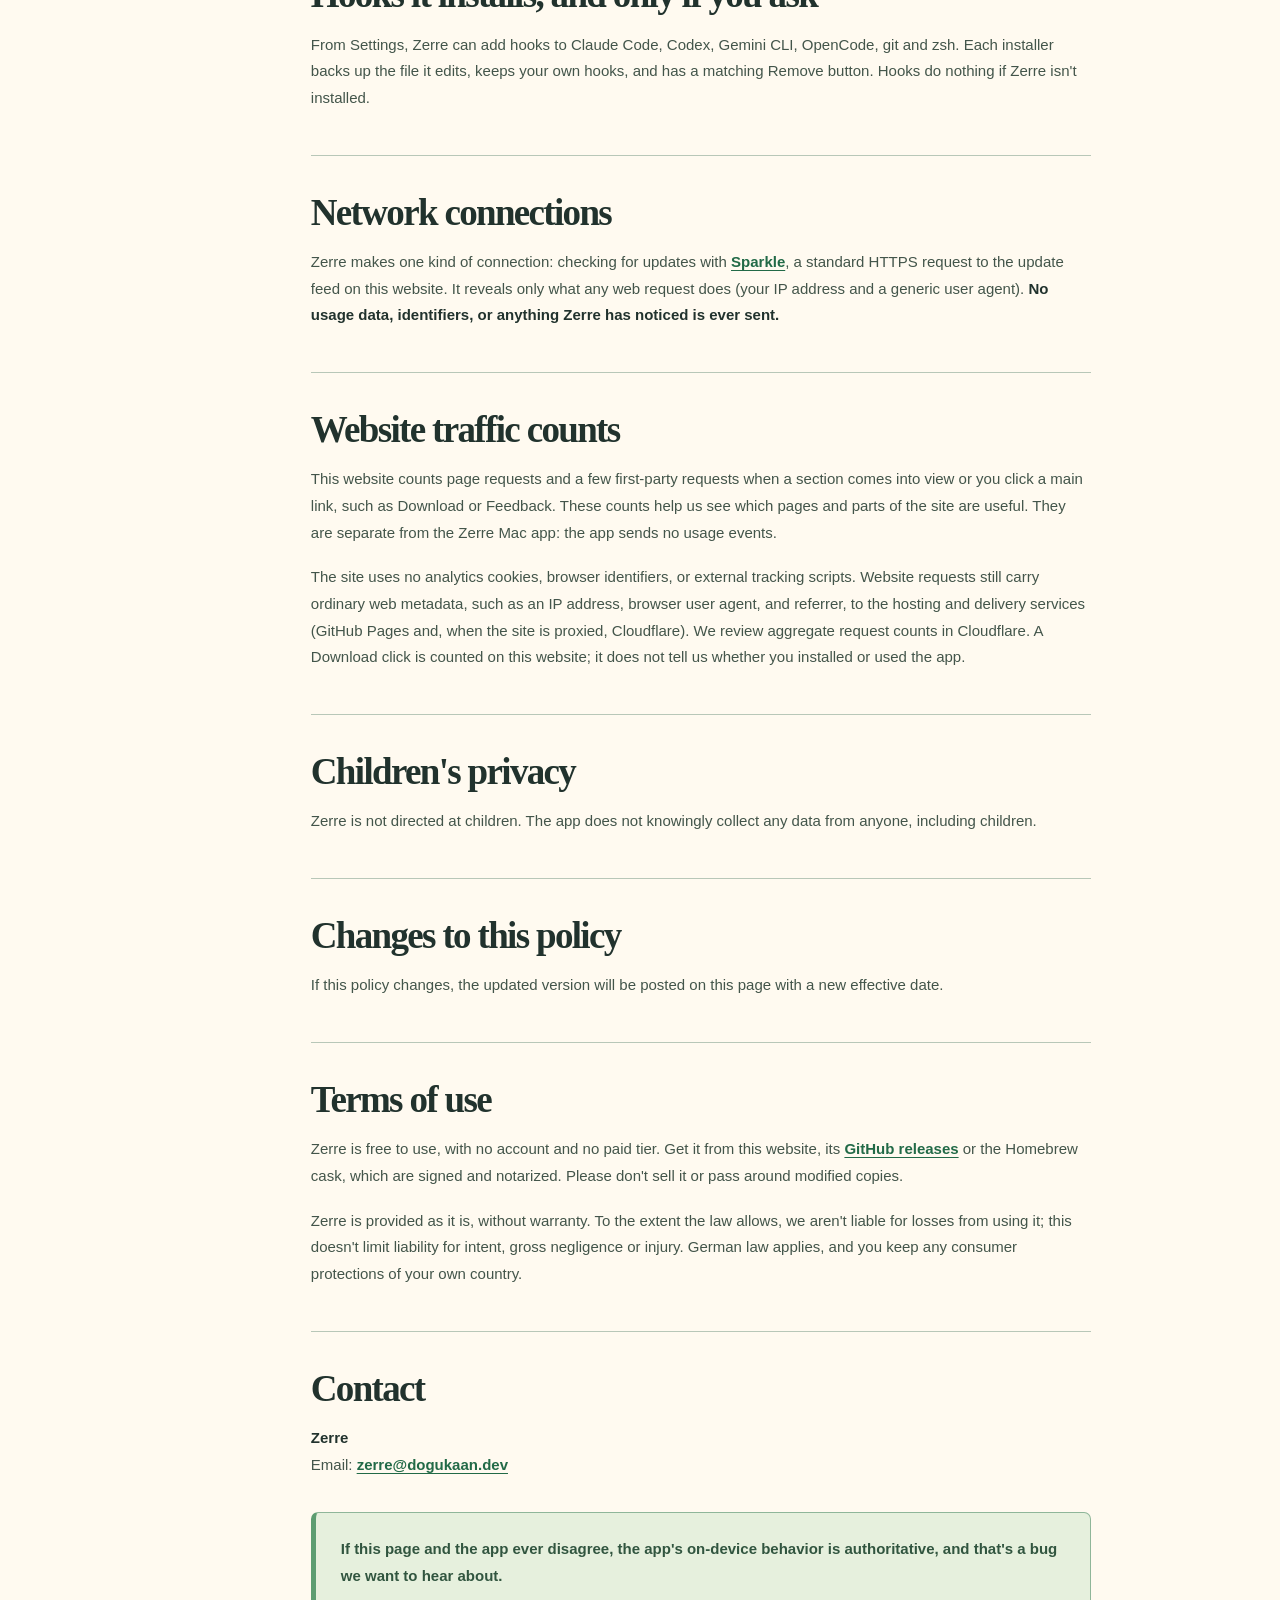
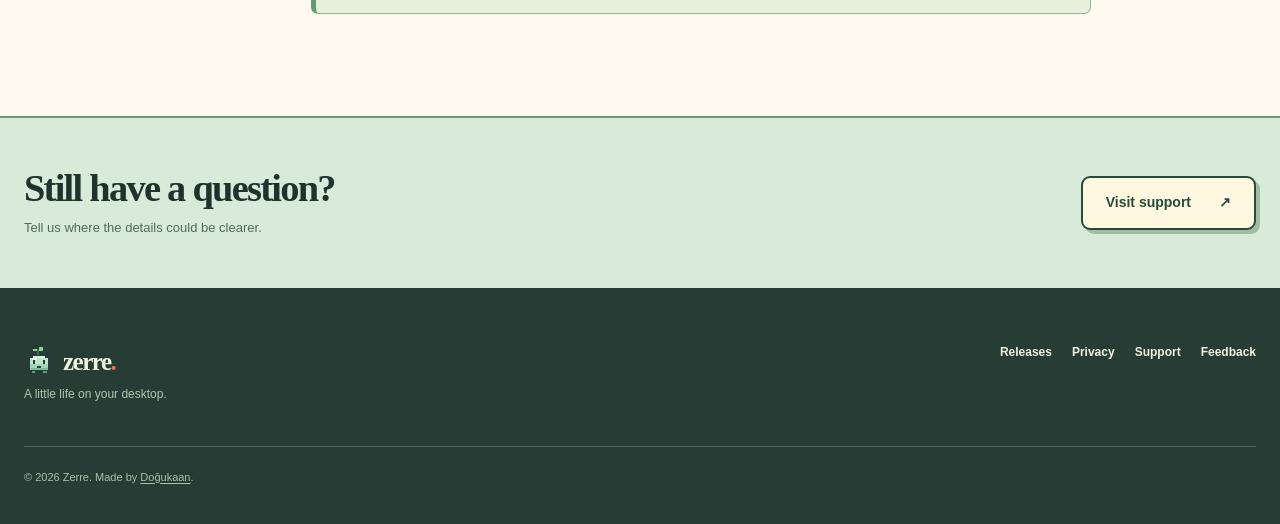
<file: privacy.html>
<!doctype html>
<html lang="en">
<head>
  <meta charset="utf-8">
  <meta name="viewport" content="width=device-width, initial-scale=1">
  <meta name="theme-color" content="#f5f0e4">
  <title>Privacy and terms — Zerre</title>
  <meta name="description" content="What Zerre notices, what it never reads, and how your data stays on your Mac.">
  <link rel="icon" href="/assets/favicon.svg" type="image/svg+xml">
  <link rel="stylesheet" href="/assets/playground.css?v=sprites2">
  <link rel="stylesheet" href="/assets/inner-pages.css?v=sprites2">
  <script src="/assets/analytics.js?v=film08b" defer></script>
</head>
<body class="inner-page">
<a class="skip-link" href="#main">Skip to content</a>
<header class="site-header">
  <div class="wrap header-inner">
    <a class="wordmark" href="/" aria-label="Zerre home"><img src="/assets/favicon.svg" alt="" width="34" height="34"> <span>zerre<span class="wordmark-dot">.</span></span></a>
    <nav class="primary-nav" aria-label="Main navigation">
      <a href="/#meet">Meet Zerre</a><a href="/releases" data-page="releases">Releases</a><a href="/privacy" aria-current="page">Privacy</a><a href="/support" data-page="support">Support</a>
    </nav>
    <a class="header-download" href="/#download">Get Zerre <span aria-hidden="true">↗</span></a>
  </div>
</header>
<main id="main">
<section class="page-hero" aria-labelledby="page-title"><div class="wrap page-hero-grid"><div><div class="section-label"><span class="label-number">01 /</span> PRIVACY, PLAINLY</div><h1 id="page-title">Your little world <em>stays yours.</em></h1><p class="hero-lede">Zerre notices the rhythm of your day, then keeps its memory on your Mac. Here is exactly what it sees, what it saves, and what it never reads.</p><div class="hero-actions"><a class="button button-primary" href="#what-it-notices">See what Zerre notices <span aria-hidden="true">↓</span></a></div><p class="page-meta">Effective date: October 1, 2026</p></div><div class="page-hero-art" aria-hidden="true"><div class="art-window"><div class="art-window-bar"><i></i><i></i><i></i> a little corner of your Mac</div><div class="art-window-content"><span class="pixel-creature"><img class="pose" src="/assets/sprites/zerre-idle.png" alt="" width="204" height="192"><img class="pose-blink" src="/assets/sprites/zerre-idle-blink.png" alt="" width="204" height="192"></span></div></div><div class="art-note">just us here.<small>a note from Zerre</small></div><div class="art-badge">✳ local by design</div></div></div></section><div class="wrap document-layout"><aside class="page-toc" aria-label="On this page"><strong>On this page</strong><a href="#no-collection">Data the app does not collect</a><a href="#what-it-notices">What Zerre notices, and what it never reads</a><a href="#on-device">On-device intelligence</a><a href="#permissions">Permissions the app requests</a><a href="#hooks">Hooks it installs, and only if you ask</a><a href="#network">Network connections</a><a href="#website">Website traffic counts</a><a href="#children">Children's privacy</a><a href="#changes">Changes to this policy</a><a href="#terms">Terms of use</a><a href="#contact">Contact</a></aside><article class="document"><h2 id="no-collection">Data the app does not collect</h2>
  <p>The Zerre Mac app does <strong>not</strong> collect, aggregate, sell, share, or transmit:</p>
  <ul>
    <li>Personal identifiers (name, email, account details)</li>
    <li>Device identifiers or advertising identifiers</li>
    <li>Usage analytics or product telemetry</li>
    <li>Crash reports (none are uploaded by the app)</li>
    <li>Location data</li>
    <li>Any information about you to any third party</li>
  </ul>
  <p>The app has <strong>no accounts</strong>, <strong>no login</strong>, <strong>no advertising</strong>, and <strong>no third-party analytics or tracking SDKs</strong>.</p>

  <h2 id="what-it-notices">What Zerre notices, and what it never reads</h2>
  <p>Zerre keeps a local log of small events and derives the creature's mood, traits and growth from it. This is exactly what each source records:</p>
  <div class="table-wrap"><table>
    <thead><tr><th>Source</th><th>What is recorded</th><th>Never recorded</th></tr></thead>
    <tbody>
      <tr><td>Activity</td><td>Whether you're at the Mac (seconds since the last input), sleep, wake and lock, and the length of breaks</td><td>Keystrokes, clicks, window titles, app contents</td></tr>
      <tr><td>Calendar (optional)</td><td>When you're busy: the start and end times of meetings you accepted</td><td>Titles, attendees, locations, notes, which calendar</td></tr>
      <tr><td>Coding agents (optional hooks)</td><td>That Claude Code, Codex, Gemini CLI, OpenCode or Antigravity started, finished or needs you; the <em>name</em> of the project folder; the terminal app and tab, so a click can take you back</td><td>Prompts, replies, transcripts, code, full paths</td></tr>
      <tr><td>git (optional hook)</td><td>That a commit happened, the repository's name, and a count of uncommitted files</td><td>Commit messages, diffs, file names</td></tr>
      <tr><td>Terminal (optional zsh hook)</td><td>The first word of a command that ran for a while, how long it took, whether it succeeded, the <em>name</em> of the folder, and the terminal tab</td><td>Arguments, output, anything you type</td></tr>
      <tr><td>Focus sessions</td><td>When each block and break starts and ends, its length, whether you finished or stopped it, and the apps you let through the focus shield (their bundle identifiers)</td><td>What you worked on</td></tr>
      <tr><td>Time per app during a block (on unless you turn it off)</td><td>The names of the apps that were in front during a block, and whole minutes for each, saved when the block ends</td><td>Window titles, documents, websites, anything outside a block</td></tr>
      <tr><td>Windows, during a block</td><td>Where windows are on screen and which app owns them, read live to blur the ones behind yours</td><td>Titles and contents; stored nowhere</td></tr>
      <tr><td>Notes you write</td><td>The text of notes you pin on its notice board, and their reminder times</td><td>—</td></tr>
      <tr><td>Your Mac</td><td>Thermal state and battery level, read live for the creature's mood</td><td>Stored nowhere</td></tr>
    </tbody>
  </table></div>
  <p>All of it is stored in a local database in <code>~/Library/Application Support/Zerre</code>. In <strong>Settings → Your data</strong> you can export all of it as JSON, erase it (Zerre starts over), or remove Zerre from your Mac entirely. From a terminal, <code>zerrectl events</code> shows the latest events.</p>

  <h2 id="on-device">On-device intelligence</h2>
  <p>On Macs with Apple Intelligence turned on, Zerre can use Apple's <strong>on-device</strong> language model to word its sticky notes and status line, to understand notes you write in plain language, and to suggest what the creature feels like doing. The model runs entirely on your Mac; Zerre gives it only coarse facts (for example "an agent finished; project: my-app; afternoon") and checks that its answers don't invent anything. Nothing is sent to a server.</p>

  <h2 id="permissions">Permissions the app requests</h2>
  <div class="table-wrap"><table>
    <thead><tr><th>Permission</th><th>Purpose</th></tr></thead>
    <tbody>
      <tr><td>Calendars (optional)</td><td>Stay quiet and hide during meetings, and give a heads-up before they start. Asked only when you click Connect Calendar.</td></tr>
      <tr><td>Automation (optional)</td><td>Bring the exact Terminal or iTerm tab forward when you click a note. Asked by macOS the first time you do.</td></tr>
      <tr><td>Notifications (optional)</td><td>A silent notification in place of the creature when it's hidden.</td></tr>
    </tbody>
  </table></div>
  <p>Zerre needs no Accessibility, Screen Recording or Full Disk Access. It reads other windows' positions (to hop onto them) without their titles or contents. Every permission can be revoked in <strong>System Settings → Privacy &amp; Security</strong>.</p>

  <h2 id="hooks">Hooks it installs, and only if you ask</h2>
  <p>From Settings, Zerre can add hooks to Claude Code, Codex, Gemini CLI, OpenCode, git and zsh. Each installer backs up the file it edits, keeps your own hooks, and has a matching Remove button. Hooks do nothing if Zerre isn't installed.</p>

  <h2 id="network">Network connections</h2>
  <p>Zerre makes one kind of connection: checking for updates with <a href="https://sparkle-project.org">Sparkle</a>, a standard HTTPS request to the update feed on this website. It reveals only what any web request does (your IP address and a generic user agent). <strong>No usage data, identifiers, or anything Zerre has noticed is ever sent.</strong></p>

  <h2 id="website">Website traffic counts</h2>
  <p>This website counts page requests and a few first-party requests when a section comes into view or you click a main link, such as Download or Feedback. These counts help us see which pages and parts of the site are useful. They are separate from the Zerre Mac app: the app sends no usage events.</p>
  <p>The site uses no analytics cookies, browser identifiers, or external tracking scripts. Website requests still carry ordinary web metadata, such as an IP address, browser user agent, and referrer, to the hosting and delivery services (GitHub Pages and, when the site is proxied, Cloudflare). We review aggregate request counts in Cloudflare. A Download click is counted on this website; it does not tell us whether you installed or used the app.</p>

  <h2 id="children">Children's privacy</h2>
  <p>Zerre is not directed at children. The app does not knowingly collect any data from anyone, including children.</p>

  <h2 id="changes">Changes to this policy</h2>
  <p>If this policy changes, the updated version will be posted on this page with a new effective date.</p>

  <h2 id="terms">Terms of use</h2>
  <p>Zerre is free to use, with no account and no paid tier. Get it from this website, its <a href="https://github.com/darkbringer1/zerre/releases">GitHub releases</a> or the Homebrew cask, which are signed and notarized. Please don't sell it or pass around modified copies.</p>
  <p>Zerre is provided as it is, without warranty. To the extent the law allows, we aren't liable for losses from using it; this doesn't limit liability for intent, gross negligence or injury. German law applies, and you keep any consumer protections of your own country.</p>

  <h2 id="contact">Contact</h2>
  <p><strong>Zerre</strong><br>Email: <a href="mailto:zerre@dogukaan.dev">zerre@dogukaan.dev</a></p>

  <div class="callout">
    If this page and the app ever disagree, the app's on-device behavior is
    authoritative, and that's a bug we want to hear about.
  </div>
</article></div><section class="page-bottom-cta"><div class="wrap page-bottom-inner"><div><h2>Still have a question?</h2><p>Tell us where the details could be clearer.</p></div><a class="button button-outline" href="/support">Visit support <span aria-hidden="true">↗</span></a></div></section>
</main>
<footer class="site-footer"><div class="wrap footer-grid"><div><a class="wordmark" href="/"><img src="/assets/favicon.svg" alt="" width="30" height="30"> <span>zerre<span class="wordmark-dot">.</span></span></a><p>A little life on your desktop.</p></div><nav aria-label="Footer navigation"><a href="/releases">Releases</a><a href="/privacy">Privacy</a><a href="/support">Support</a><a href="https://github.com/darkbringer1/zerre/issues">Feedback</a></nav><span class="footer-end">© 2026 Zerre. Made by <a href="https://dogukaan.dev/">Doğukaan</a>.</span></div></footer>
</body>
</html>
</file>
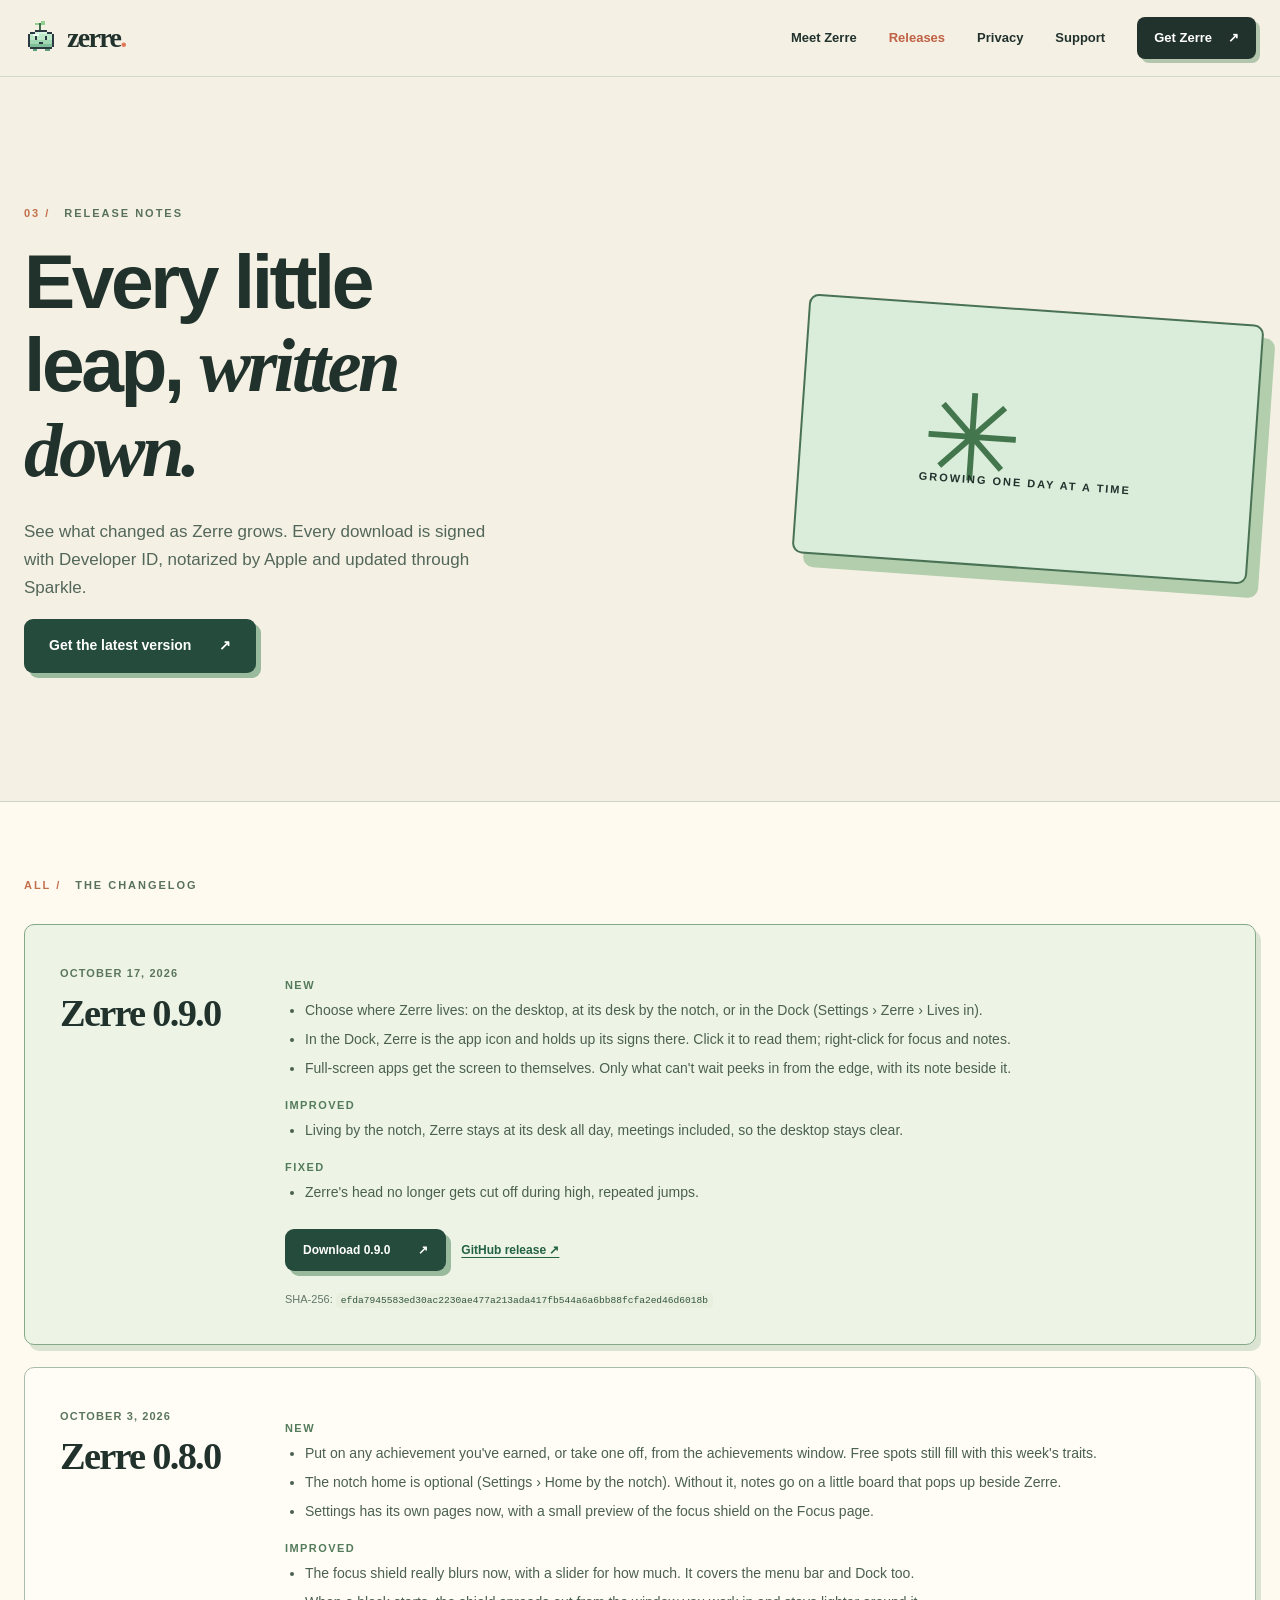
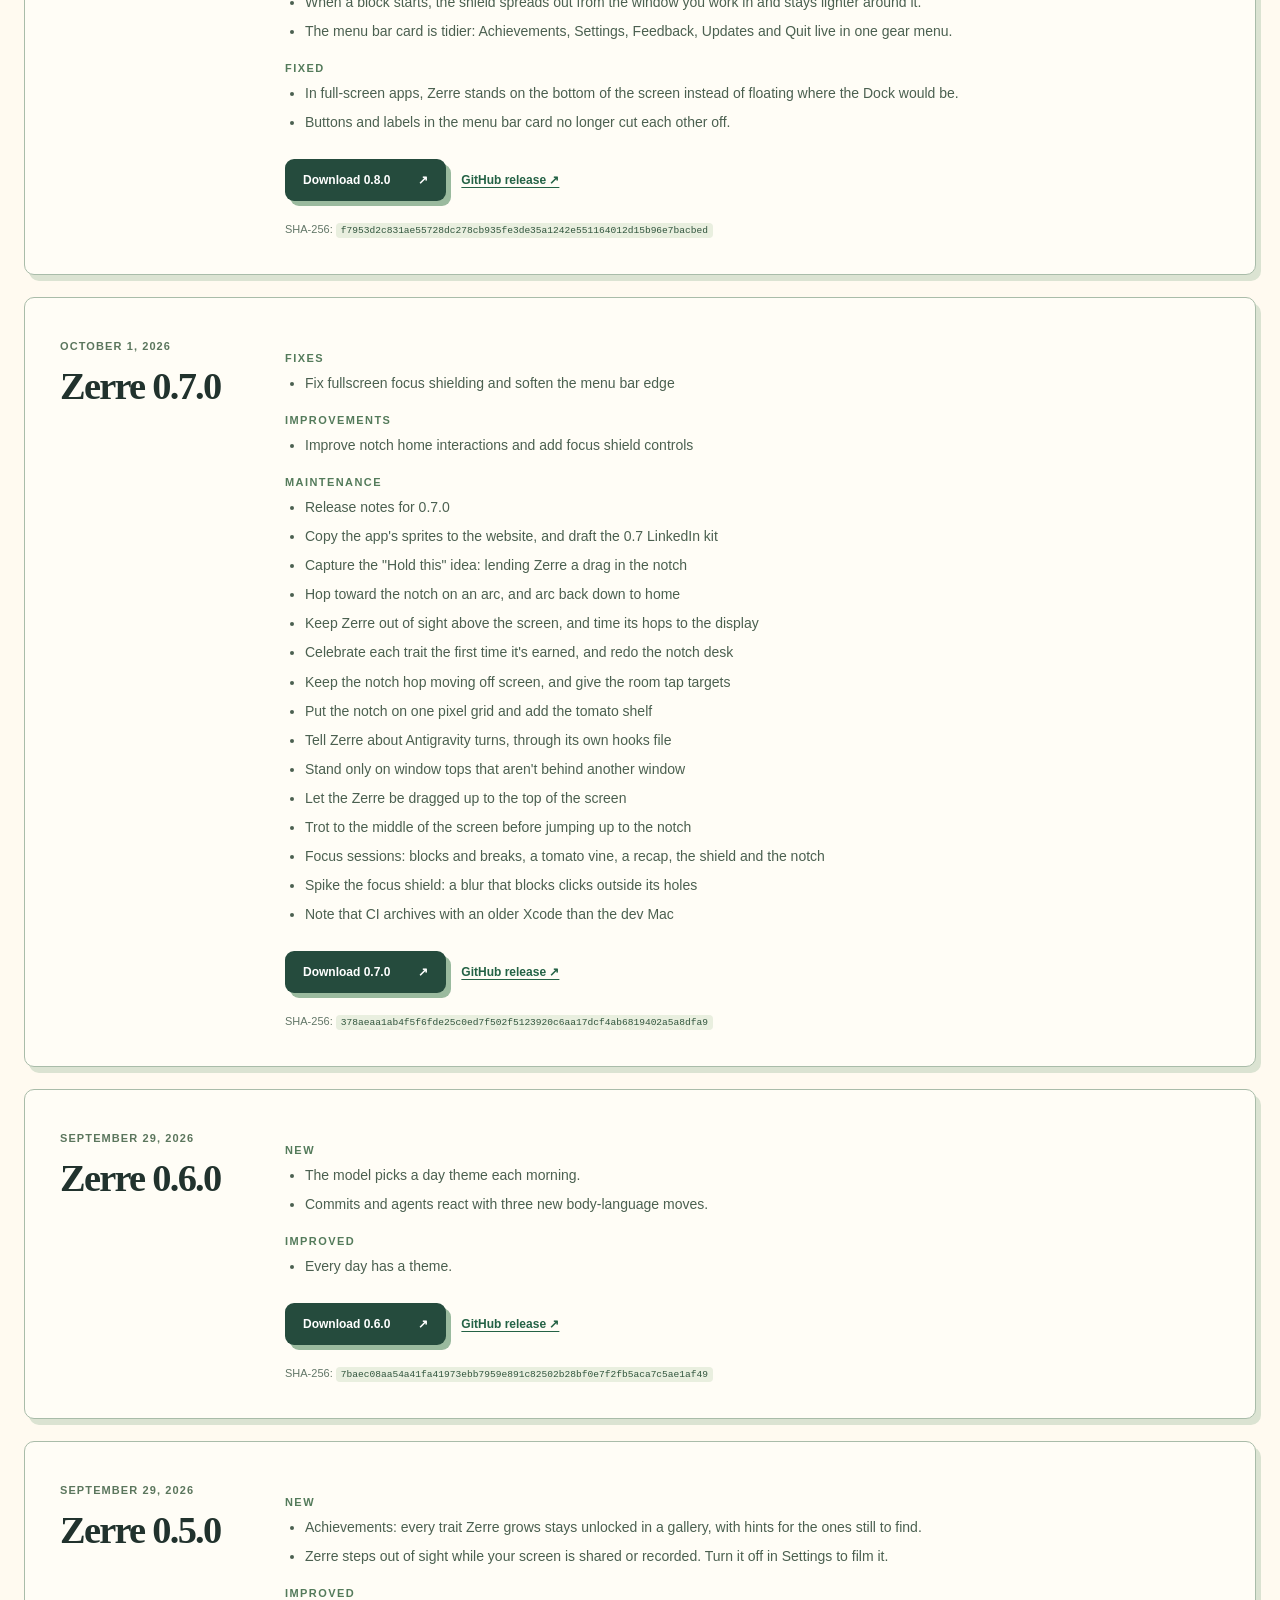
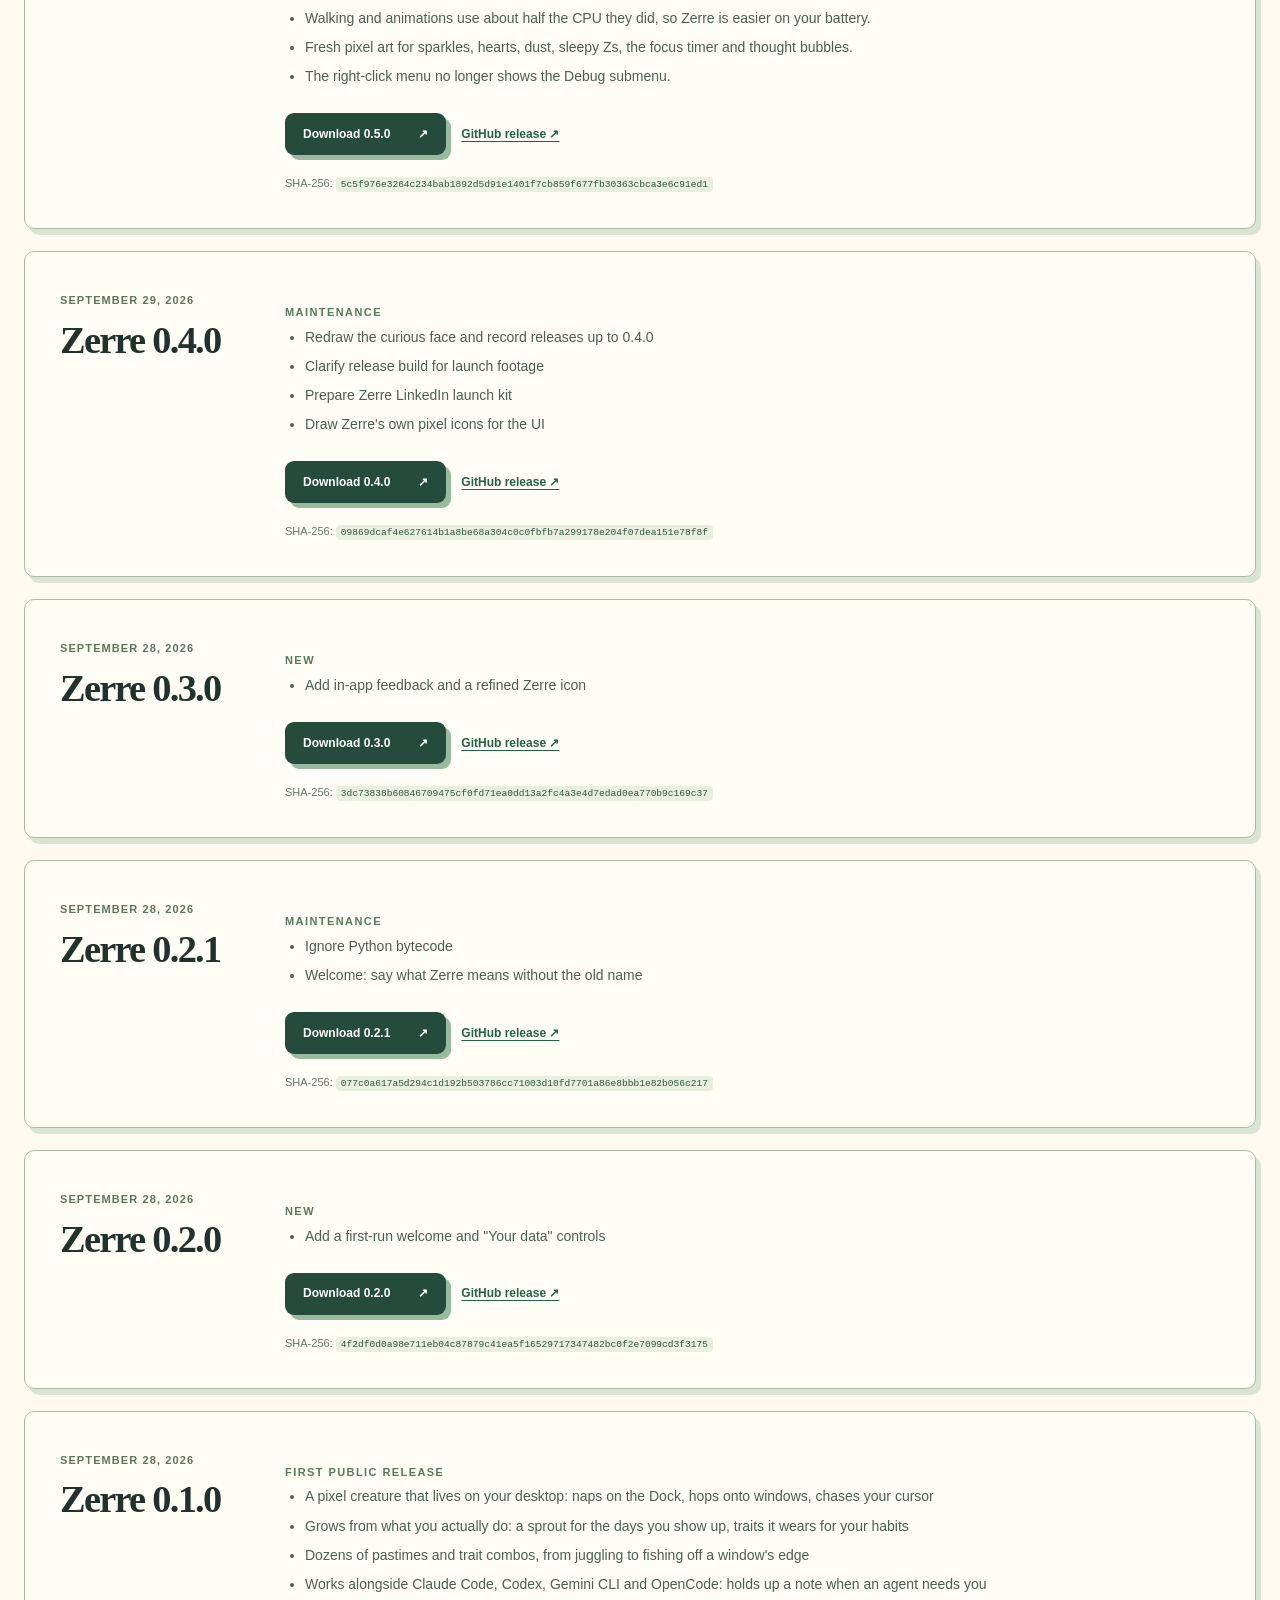
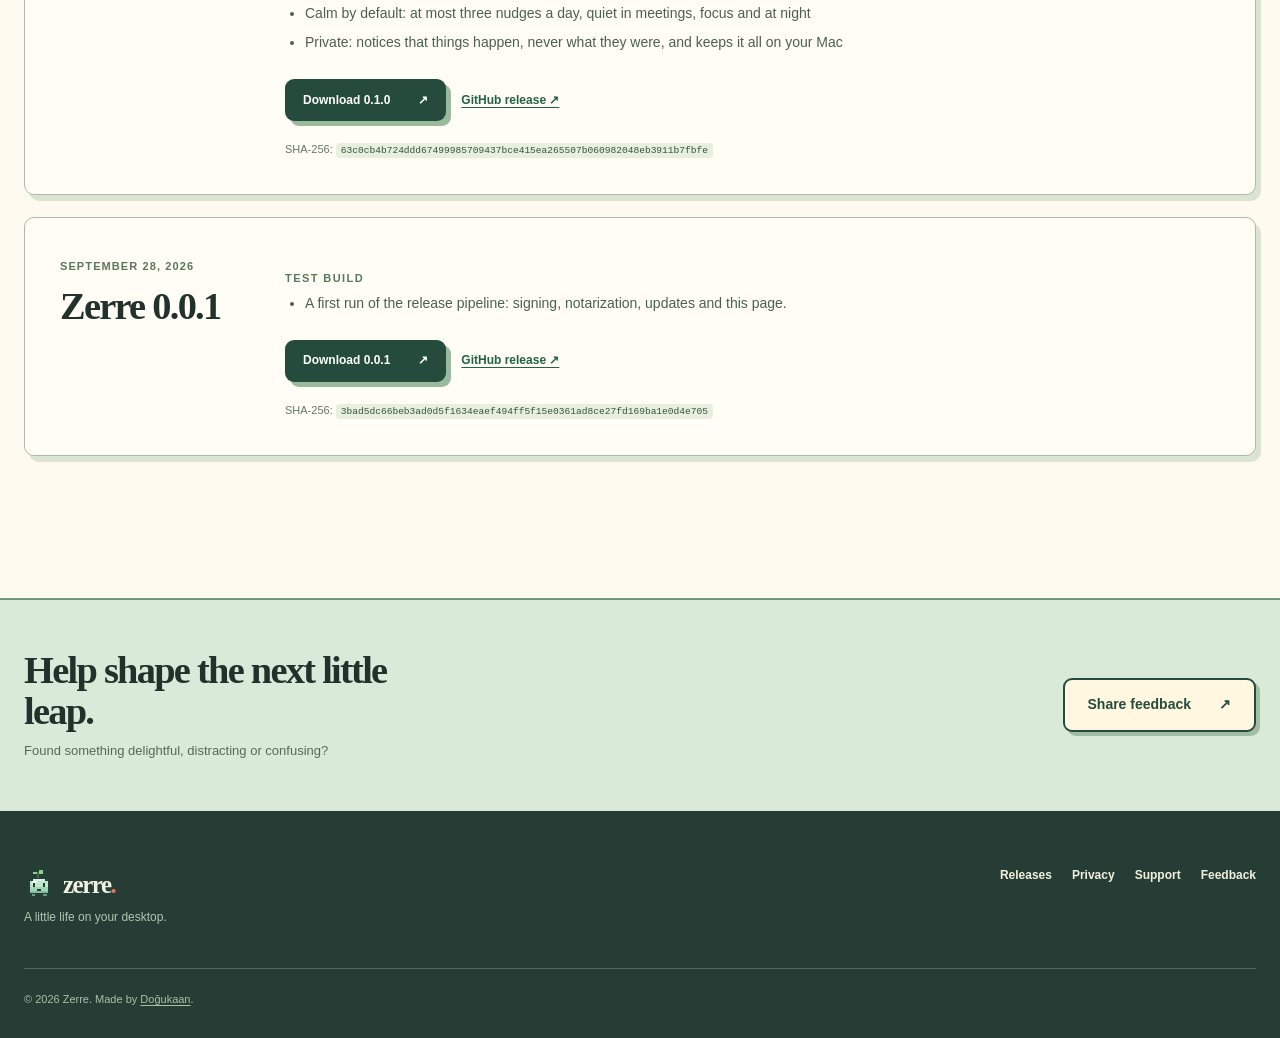
<file: releases.html>
<!doctype html>
<html lang="en">
<head>
  <meta charset="utf-8">
  <meta name="viewport" content="width=device-width, initial-scale=1">
  <meta name="theme-color" content="#f5f0e4">
  <title>Release notes — Zerre</title>
  <meta name="description" content="Zerre release notes and notarized direct downloads.">
  <link rel="icon" href="/assets/favicon.svg" type="image/svg+xml">
  <link rel="stylesheet" href="/assets/playground.css?v=sprites2">
  <link rel="stylesheet" href="/assets/inner-pages.css?v=sprites2">
  <script src="/assets/analytics.js?v=sprites2" defer></script>
</head>
<body class="inner-page">
<a class="skip-link" href="#main">Skip to content</a>
<header class="site-header">
  <div class="wrap header-inner">
    <a class="wordmark" href="/" aria-label="Zerre home"><img src="/assets/favicon.svg" alt="" width="34" height="34"> <span>zerre<span class="wordmark-dot">.</span></span></a>
    <nav class="primary-nav" aria-label="Main navigation">
      <a href="/#meet">Meet Zerre</a><a href="/releases" aria-current="page">Releases</a><a href="/privacy">Privacy</a><a href="/support">Support</a>
    </nav>
    <a class="header-download" href="/#download">Get Zerre <span aria-hidden="true">↗</span></a>
  </div>
</header>
<main id="main">
  <section class="release-intro" aria-labelledby="release-title"><div class="wrap release-intro-grid"><div><div class="section-label"><span class="label-number">03 /</span> RELEASE NOTES</div><h1 id="release-title">Every little leap, <em>written down.</em></h1><p>See what changed as Zerre grows. Every download is signed with Developer ID, notarized by Apple and updated through Sparkle.</p><a class="button button-primary" href="https://github.com/darkbringer1/zerre/releases/download/v0.9.0/Zerre-0.9.0.dmg">Get the latest version <span aria-hidden="true">↗</span></a></div><div class="release-scribble" aria-hidden="true"><div><span>✳</span><strong>GROWING ONE DAY AT A TIME</strong></div></div></div></section>
  <section class="wrap release-list" aria-label="Release history"><div class="section-label"><span class="label-number">ALL /</span> THE CHANGELOG</div><article class="release-card" id="v0.9.0">
  <div><span class="release-date">October 17, 2026</span><h2>Zerre 0.9.0</h2></div>
  <div><h3>New</h3><ul><li>Choose where Zerre lives: on the desktop, at its desk by the notch, or in the Dock (Settings › Zerre › Lives in).</li>
<li>In the Dock, Zerre is the app icon and holds up its signs there. Click it to read them; right-click for focus and notes.</li>
<li>Full-screen apps get the screen to themselves. Only what can&#x27;t wait peeks in from the edge, with its note beside it.</li></ul><h3>Improved</h3><ul><li>Living by the notch, Zerre stays at its desk all day, meetings included, so the desktop stays clear.</li></ul><h3>Fixed</h3><ul><li>Zerre&#x27;s head no longer gets cut off during high, repeated jumps.</li></ul>
    <div class="release-actions">
      <a class="button button-primary" href="https://github.com/darkbringer1/zerre/releases/download/v0.9.0/Zerre-0.9.0.dmg">Download 0.9.0 <span aria-hidden="true">↗</span></a>
      <a class="release-link" href="https://github.com/darkbringer1/zerre/releases/tag/v0.9.0">GitHub release ↗</a>
    </div>
    <p class="release-checksum">SHA-256: <code>efda7945583ed30ac2230ae477a213ada417fb544a6a6bb88fcfa2ed46d6018b</code></p>
  </div>
</article><article class="release-card" id="v0.8.0">
  <div><span class="release-date">October 3, 2026</span><h2>Zerre 0.8.0</h2></div>
  <div><h3>New</h3><ul><li>Put on any achievement you&#x27;ve earned, or take one off, from the achievements window. Free spots still fill with this week&#x27;s traits.</li>
<li>The notch home is optional (Settings › Home by the notch). Without it, notes go on a little board that pops up beside Zerre.</li>
<li>Settings has its own pages now, with a small preview of the focus shield on the Focus page.</li></ul><h3>Improved</h3><ul><li>The focus shield really blurs now, with a slider for how much. It covers the menu bar and Dock too.</li>
<li>When a block starts, the shield spreads out from the window you work in and stays lighter around it.</li>
<li>The menu bar card is tidier: Achievements, Settings, Feedback, Updates and Quit live in one gear menu.</li></ul><h3>Fixed</h3><ul><li>In full-screen apps, Zerre stands on the bottom of the screen instead of floating where the Dock would be.</li>
<li>Buttons and labels in the menu bar card no longer cut each other off.</li></ul>
    <div class="release-actions">
      <a class="button button-primary" href="https://github.com/darkbringer1/zerre/releases/download/v0.8.0/Zerre-0.8.0.dmg">Download 0.8.0 <span aria-hidden="true">↗</span></a>
      <a class="release-link" href="https://github.com/darkbringer1/zerre/releases/tag/v0.8.0">GitHub release ↗</a>
    </div>
    <p class="release-checksum">SHA-256: <code>f7953d2c831ae55728dc278cb935fe3de35a1242e551164012d15b96e7bacbed</code></p>
  </div>
</article><article class="release-card" id="v0.7.0">
  <div><span class="release-date">October 1, 2026</span><h2>Zerre 0.7.0</h2></div>
  <div><h3>Fixes</h3><ul><li>Fix fullscreen focus shielding and soften the menu bar edge</li></ul><h3>Improvements</h3><ul><li>Improve notch home interactions and add focus shield controls</li></ul><h3>Maintenance</h3><ul><li>Release notes for 0.7.0</li>
<li>Copy the app&#x27;s sprites to the website, and draft the 0.7 LinkedIn kit</li>
<li>Capture the &quot;Hold this&quot; idea: lending Zerre a drag in the notch</li>
<li>Hop toward the notch on an arc, and arc back down to home</li>
<li>Keep Zerre out of sight above the screen, and time its hops to the display</li>
<li>Celebrate each trait the first time it&#x27;s earned, and redo the notch desk</li>
<li>Keep the notch hop moving off screen, and give the room tap targets</li>
<li>Put the notch on one pixel grid and add the tomato shelf</li>
<li>Tell Zerre about Antigravity turns, through its own hooks file</li>
<li>Stand only on window tops that aren&#x27;t behind another window</li>
<li>Let the Zerre be dragged up to the top of the screen</li>
<li>Trot to the middle of the screen before jumping up to the notch</li>
<li>Focus sessions: blocks and breaks, a tomato vine, a recap, the shield and the notch</li>
<li>Spike the focus shield: a blur that blocks clicks outside its holes</li>
<li>Note that CI archives with an older Xcode than the dev Mac</li></ul>
    <div class="release-actions">
      <a class="button button-primary" href="https://github.com/darkbringer1/zerre/releases/download/v0.7.0/Zerre-0.7.0.dmg">Download 0.7.0 <span aria-hidden="true">↗</span></a>
      <a class="release-link" href="https://github.com/darkbringer1/zerre/releases/tag/v0.7.0">GitHub release ↗</a>
    </div>
    <p class="release-checksum">SHA-256: <code>378aeaa1ab4f5f6fde25c0ed7f502f5123920c6aa17dcf4ab6819402a5a8dfa9</code></p>
  </div>
</article><article class="release-card" id="v0.6.0">
  <div><span class="release-date">September 29, 2026</span><h2>Zerre 0.6.0</h2></div>
  <div><h3>New</h3><ul><li>The model picks a day theme each morning.</li>
<li>Commits and agents react with three new body-language moves.</li></ul><h3>Improved</h3><ul><li>Every day has a theme.</li></ul>
    <div class="release-actions">
      <a class="button button-primary" href="https://github.com/darkbringer1/zerre/releases/download/v0.6.0/Zerre-0.6.0.dmg">Download 0.6.0 <span aria-hidden="true">↗</span></a>
      <a class="release-link" href="https://github.com/darkbringer1/zerre/releases/tag/v0.6.0">GitHub release ↗</a>
    </div>
    <p class="release-checksum">SHA-256: <code>7baec08aa54a41fa41973ebb7959e891c82502b28bf0e7f2fb5aca7c5ae1af49</code></p>
  </div>
</article><article class="release-card" id="v0.5.0">
  <div><span class="release-date">September 29, 2026</span><h2>Zerre 0.5.0</h2></div>
  <div><h3>New</h3><ul><li>Achievements: every trait Zerre grows stays unlocked in a gallery, with hints for the ones still to find.</li>
<li>Zerre steps out of sight while your screen is shared or recorded. Turn it off in Settings to film it.</li></ul><h3>Improved</h3><ul><li>Walking and animations use about half the CPU they did, so Zerre is easier on your battery.</li>
<li>Fresh pixel art for sparkles, hearts, dust, sleepy Zs, the focus timer and thought bubbles.</li>
<li>The right-click menu no longer shows the Debug submenu.</li></ul>
    <div class="release-actions">
      <a class="button button-primary" href="https://github.com/darkbringer1/zerre/releases/download/v0.5.0/Zerre-0.5.0.dmg">Download 0.5.0 <span aria-hidden="true">↗</span></a>
      <a class="release-link" href="https://github.com/darkbringer1/zerre/releases/tag/v0.5.0">GitHub release ↗</a>
    </div>
    <p class="release-checksum">SHA-256: <code>5c5f976e3264c234bab1892d5d91e1401f7cb859f677fb30363cbca3e6c91ed1</code></p>
  </div>
</article><article class="release-card" id="v0.4.0">
  <div><span class="release-date">September 29, 2026</span><h2>Zerre 0.4.0</h2></div>
  <div><h3>Maintenance</h3><ul><li>Redraw the curious face and record releases up to 0.4.0</li>
<li>Clarify release build for launch footage</li>
<li>Prepare Zerre LinkedIn launch kit</li>
<li>Draw Zerre&#x27;s own pixel icons for the UI</li></ul>
    <div class="release-actions">
      <a class="button button-primary" href="https://github.com/darkbringer1/zerre/releases/download/v0.4.0/Zerre-0.4.0.dmg">Download 0.4.0 <span aria-hidden="true">↗</span></a>
      <a class="release-link" href="https://github.com/darkbringer1/zerre/releases/tag/v0.4.0">GitHub release ↗</a>
    </div>
    <p class="release-checksum">SHA-256: <code>09869dcaf4e627614b1a8be68a304c0c0fbfb7a299178e204f07dea151e78f8f</code></p>
  </div>
</article><article class="release-card" id="v0.3.0">
  <div><span class="release-date">September 28, 2026</span><h2>Zerre 0.3.0</h2></div>
  <div><h3>New</h3><ul><li>Add in-app feedback and a refined Zerre icon</li></ul>
    <div class="release-actions">
      <a class="button button-primary" href="https://github.com/darkbringer1/zerre/releases/download/v0.3.0/Zerre-0.3.0.dmg">Download 0.3.0 <span aria-hidden="true">↗</span></a>
      <a class="release-link" href="https://github.com/darkbringer1/zerre/releases/tag/v0.3.0">GitHub release ↗</a>
    </div>
    <p class="release-checksum">SHA-256: <code>3dc73838b60846709475cf0fd71ea0dd13a2fc4a3e4d7edad0ea770b9c169c37</code></p>
  </div>
</article><article class="release-card" id="v0.2.1">
  <div><span class="release-date">September 28, 2026</span><h2>Zerre 0.2.1</h2></div>
  <div><h3>Maintenance</h3><ul><li>Ignore Python bytecode</li>
<li>Welcome: say what Zerre means without the old name</li></ul>
    <div class="release-actions">
      <a class="button button-primary" href="https://github.com/darkbringer1/zerre/releases/download/v0.2.1/Zerre-0.2.1.dmg">Download 0.2.1 <span aria-hidden="true">↗</span></a>
      <a class="release-link" href="https://github.com/darkbringer1/zerre/releases/tag/v0.2.1">GitHub release ↗</a>
    </div>
    <p class="release-checksum">SHA-256: <code>077c0a617a5d294c1d192b503786cc71003d10fd7701a86e8bbb1e82b056c217</code></p>
  </div>
</article><article class="release-card" id="v0.2.0">
  <div><span class="release-date">September 28, 2026</span><h2>Zerre 0.2.0</h2></div>
  <div><h3>New</h3><ul><li>Add a first-run welcome and &quot;Your data&quot; controls</li></ul>
    <div class="release-actions">
      <a class="button button-primary" href="https://github.com/darkbringer1/zerre/releases/download/v0.2.0/Zerre-0.2.0.dmg">Download 0.2.0 <span aria-hidden="true">↗</span></a>
      <a class="release-link" href="https://github.com/darkbringer1/zerre/releases/tag/v0.2.0">GitHub release ↗</a>
    </div>
    <p class="release-checksum">SHA-256: <code>4f2df0d0a98e711eb04c87879c41ea5f16529717347482bc0f2e7099cd3f3175</code></p>
  </div>
</article><article class="release-card" id="v0.1.0">
  <div><span class="release-date">September 28, 2026</span><h2>Zerre 0.1.0</h2></div>
  <div><h3>First public release</h3><ul><li>A pixel creature that lives on your desktop: naps on the Dock, hops onto windows, chases your cursor</li>
<li>Grows from what you actually do: a sprout for the days you show up, traits it wears for your habits</li>
<li>Dozens of pastimes and trait combos, from juggling to fishing off a window&#x27;s edge</li>
<li>Works alongside Claude Code, Codex, Gemini CLI and OpenCode: holds up a note when an agent needs you</li>
<li>Calm by default: at most three nudges a day, quiet in meetings, focus and at night</li>
<li>Private: notices that things happen, never what they were, and keeps it all on your Mac</li></ul>
    <div class="release-actions">
      <a class="button button-primary" href="https://github.com/darkbringer1/zerre/releases/download/v0.1.0/Zerre-0.1.0.dmg">Download 0.1.0 <span aria-hidden="true">↗</span></a>
      <a class="release-link" href="https://github.com/darkbringer1/zerre/releases/tag/v0.1.0">GitHub release ↗</a>
    </div>
    <p class="release-checksum">SHA-256: <code>63c0cb4b724ddd67499985709437bce415ea265507b060982048eb3911b7fbfe</code></p>
  </div>
</article><article class="release-card" id="v0.0.1">
  <div><span class="release-date">September 28, 2026</span><h2>Zerre 0.0.1</h2></div>
  <div><h3>Test build</h3><ul><li>A first run of the release pipeline: signing, notarization, updates and this page.</li></ul>
    <div class="release-actions">
      <a class="button button-primary" href="https://github.com/darkbringer1/zerre/releases/download/v0.0.1/Zerre-0.0.1.dmg">Download 0.0.1 <span aria-hidden="true">↗</span></a>
      <a class="release-link" href="https://github.com/darkbringer1/zerre/releases/tag/v0.0.1">GitHub release ↗</a>
    </div>
    <p class="release-checksum">SHA-256: <code>3bad5dc66beb3ad0d5f1634eaef494ff5f15e0361ad8ce27fd169ba1e0d4e705</code></p>
  </div>
</article></section>
  <section class="page-bottom-cta"><div class="wrap page-bottom-inner"><div><h2>Help shape the next little leap.</h2><p>Found something delightful, distracting or confusing?</p></div><a class="button button-outline" href="https://github.com/darkbringer1/zerre/issues/new/choose">Share feedback <span aria-hidden="true">↗</span></a></div></section>
</main>
<footer class="site-footer"><div class="wrap footer-grid"><div><a class="wordmark" href="/"><img src="/assets/favicon.svg" alt="" width="30" height="30"> <span>zerre<span class="wordmark-dot">.</span></span></a><p>A little life on your desktop.</p></div><nav aria-label="Footer navigation"><a href="/releases">Releases</a><a href="/privacy">Privacy</a><a href="/support">Support</a><a href="https://github.com/darkbringer1/zerre/issues">Feedback</a></nav><span class="footer-end">© 2026 Zerre. Made by <a href="https://dogukaan.dev/">Doğukaan</a>.</span></div></footer>
</body>
</html>
</file>
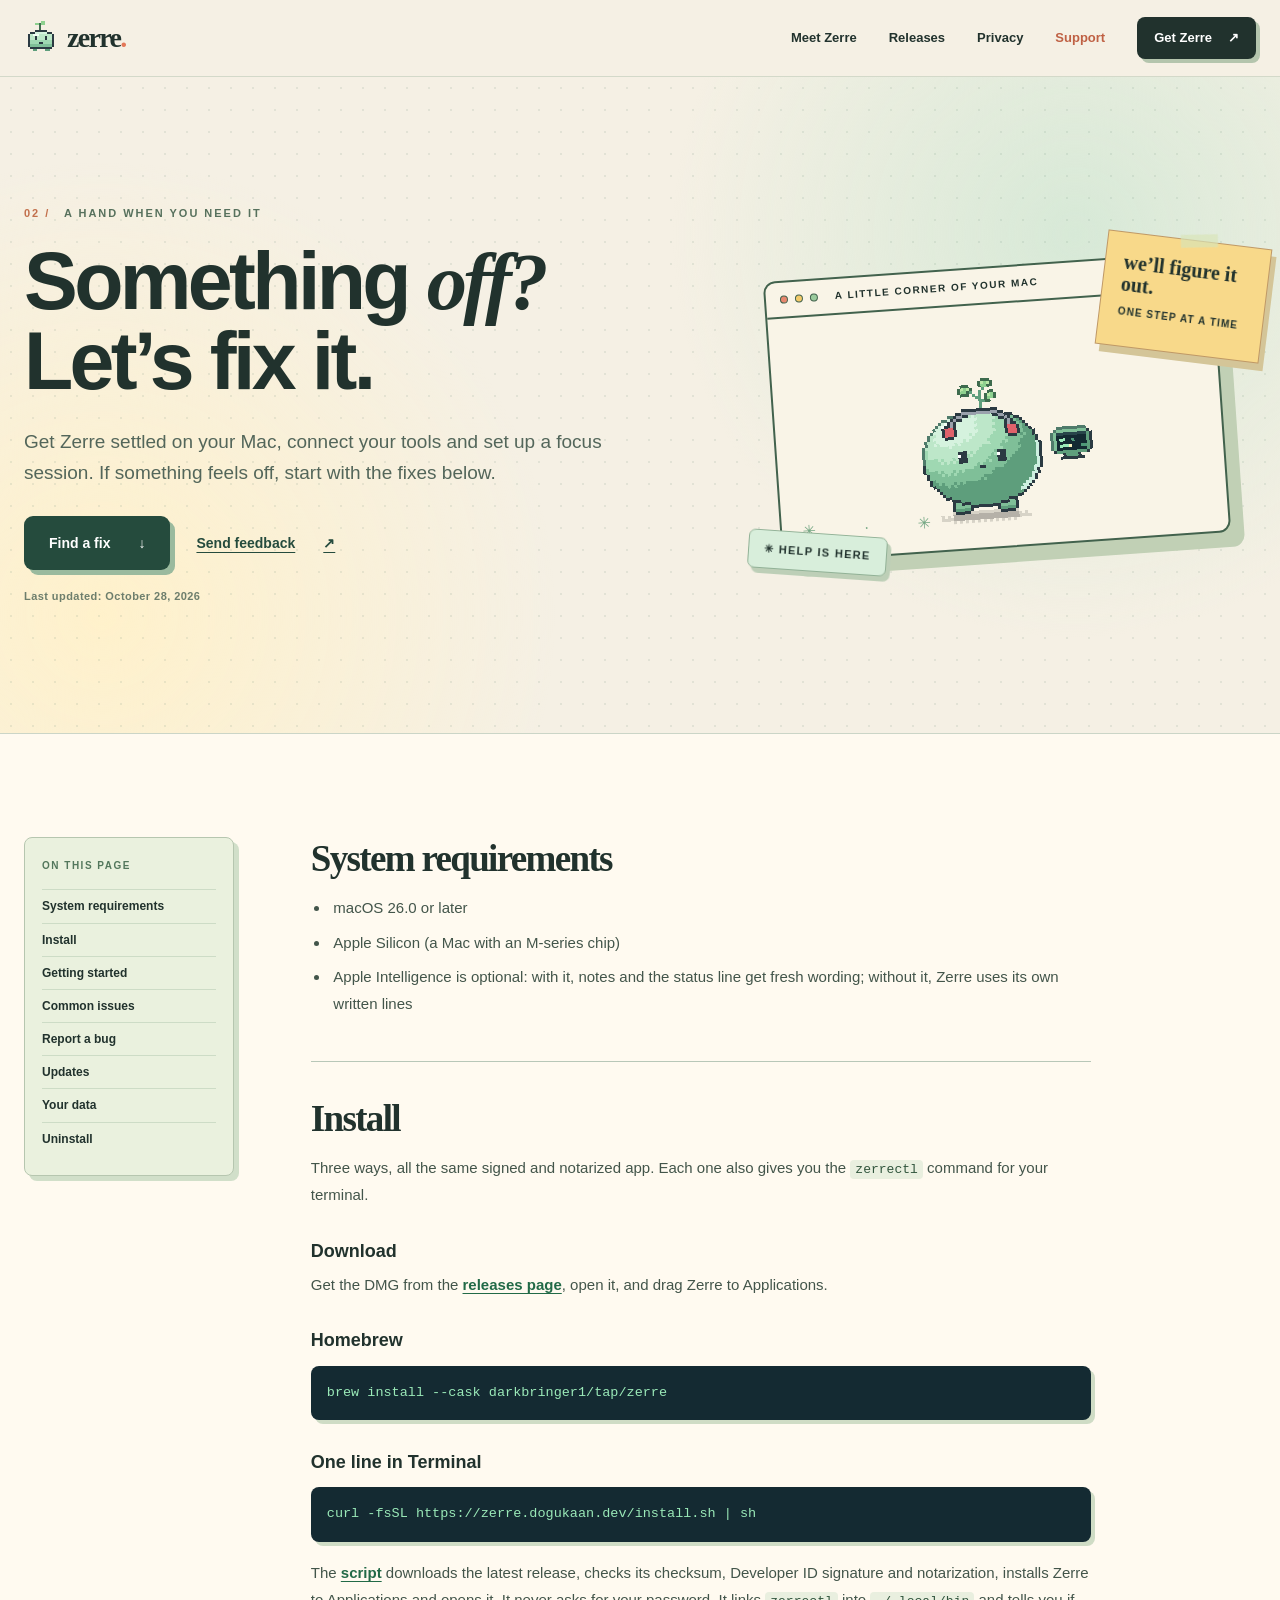
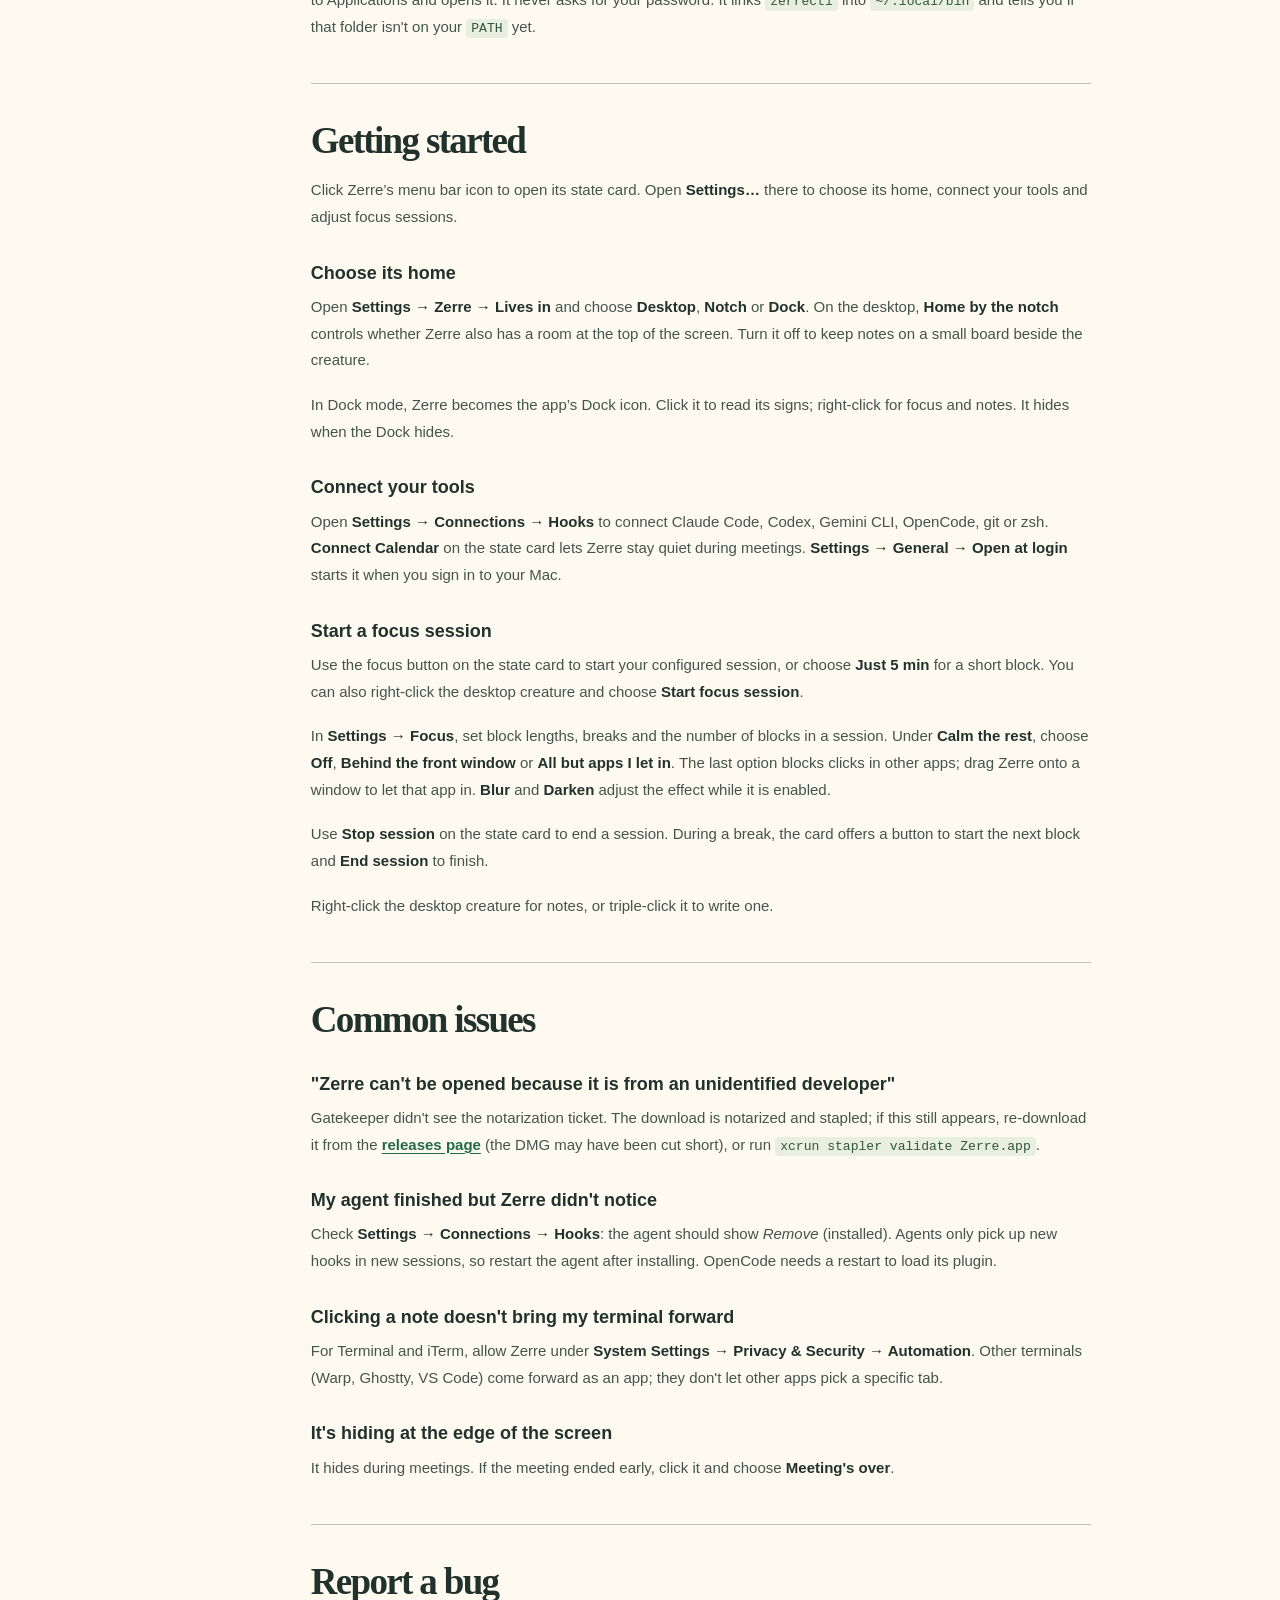
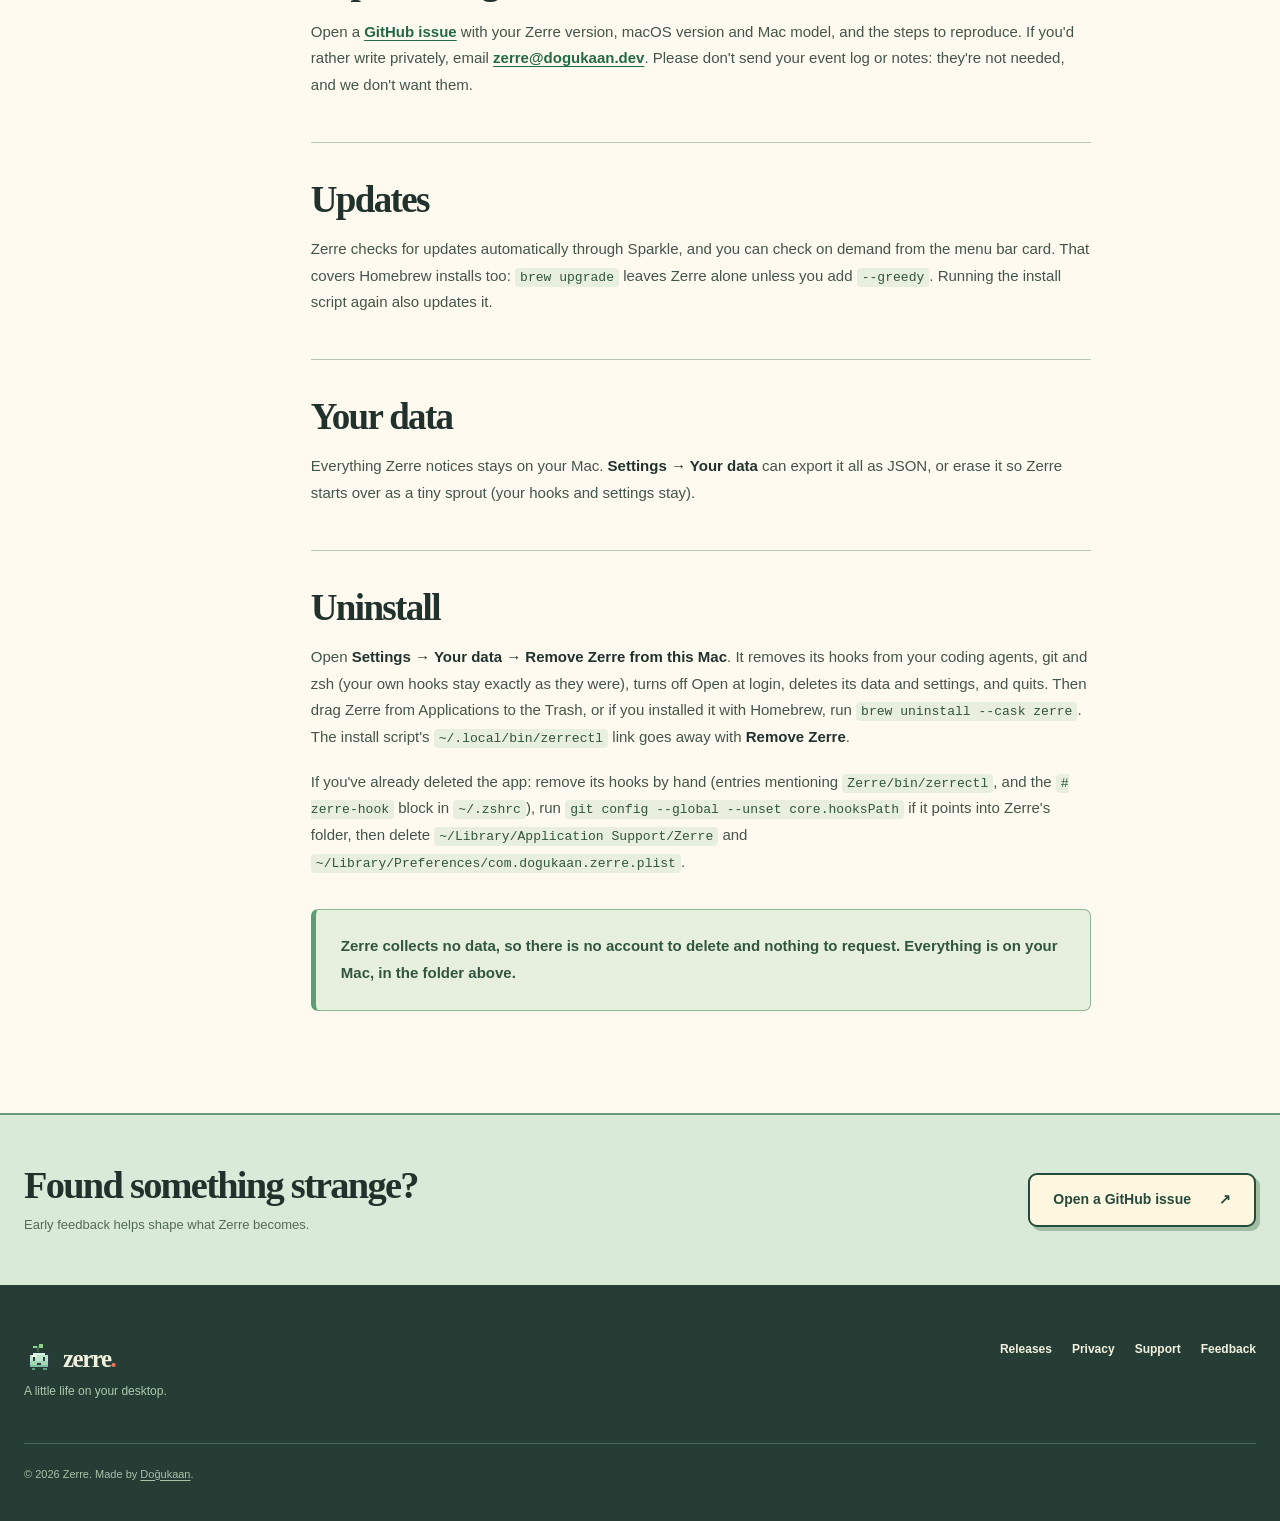
<file: support.html>
<!doctype html>
<html lang="en">
<head>
  <meta charset="utf-8">
  <meta name="viewport" content="width=device-width, initial-scale=1">
  <meta name="theme-color" content="#f5f0e4">
  <title>Support — Zerre</title>
  <meta name="description" content="Setup help, common fixes, feedback and uninstall guidance for Zerre.">
  <link rel="icon" href="/assets/favicon.svg" type="image/svg+xml">
  <link rel="stylesheet" href="/assets/playground.css?v=sprites2">
  <link rel="stylesheet" href="/assets/inner-pages.css?v=sprites2">
  <script src="/assets/analytics.js?v=film08b" defer></script>
</head>
<body class="inner-page">
<a class="skip-link" href="#main">Skip to content</a>
<header class="site-header">
  <div class="wrap header-inner">
    <a class="wordmark" href="/" aria-label="Zerre home"><img src="/assets/favicon.svg" alt="" width="34" height="34"> <span>zerre<span class="wordmark-dot">.</span></span></a>
    <nav class="primary-nav" aria-label="Main navigation">
      <a href="/#meet">Meet Zerre</a><a href="/releases" data-page="releases">Releases</a><a href="/privacy" data-page="privacy">Privacy</a><a href="/support" aria-current="page">Support</a>
    </nav>
    <a class="header-download" href="/#download">Get Zerre <span aria-hidden="true">↗</span></a>
  </div>
</header>
<main id="main">
<section class="page-hero" aria-labelledby="page-title"><div class="wrap page-hero-grid"><div><div class="section-label"><span class="label-number">02 /</span> A HAND WHEN YOU NEED IT</div><h1 id="page-title">Something <em>off?</em><br>Let’s fix it.</h1><p class="hero-lede">Get Zerre settled on your Mac, connect your tools and set up a focus session. If something feels off, start with the fixes below.</p><div class="hero-actions"><a class="button button-primary" href="#common-issues">Find a fix <span aria-hidden="true">↓</span></a><a class="button button-text" href="https://github.com/darkbringer1/zerre/issues/new/choose">Send feedback <span aria-hidden="true">↗</span></a></div><p class="page-meta">Last updated: October 28, 2026</p></div><div class="page-hero-art" aria-hidden="true"><div class="art-window"><div class="art-window-bar"><i></i><i></i><i></i> a little corner of your Mac</div><div class="art-window-content"><span class="pixel-creature"><img class="pose" src="/assets/sprites/zerre-idle.png" alt="" width="204" height="192"><img class="pose-blink" src="/assets/sprites/zerre-idle-blink.png" alt="" width="204" height="192"></span></div></div><div class="art-note">we’ll figure it out.<small>one step at a time</small></div><div class="art-badge">✳ help is here</div></div></div></section><div class="wrap document-layout"><aside class="page-toc" aria-label="On this page"><strong>On this page</strong><a href="#requirements">System requirements</a><a href="#install">Install</a><a href="#getting-started">Getting started</a><a href="#common-issues">Common issues</a><a href="#report-a-bug">Report a bug</a><a href="#updates">Updates</a><a href="#your-data">Your data</a><a href="#uninstall">Uninstall</a></aside><article class="document"><h2 id="requirements">System requirements</h2>
  <ul>
    <li>macOS 26.0 or later</li>
    <li>Apple Silicon (a Mac with an M-series chip)</li>
    <li>Apple Intelligence is optional: with it, notes and the status line get fresh wording; without it, Zerre uses its own written lines</li>
  </ul>

  <h2 id="install">Install</h2>
  <p>Three ways, all the same signed and notarized app. Each one also gives you the <code>zerrectl</code> command for your terminal.</p>
  <h3>Download</h3>
  <p>Get the DMG from the <a href="/releases">releases page</a>, open it, and drag Zerre to Applications.</p>
  <h3>Homebrew</h3>
  <pre><code>brew install --cask darkbringer1/tap/zerre</code></pre>
  <h3>One line in Terminal</h3>
  <pre><code>curl -fsSL https://zerre.dogukaan.dev/install.sh | sh</code></pre>
  <p>The <a href="/install.sh">script</a> downloads the latest release, checks its checksum, Developer ID signature and notarization, installs Zerre to Applications and opens it. It never asks for your password. It links <code>zerrectl</code> into <code>~/.local/bin</code> and tells you if that folder isn't on your <code>PATH</code> yet.</p>
  <h2 id="getting-started">Getting started</h2>
  <p>Click Zerre’s menu bar icon to open its state card. Open <strong>Settings…</strong> there to choose its home, connect your tools and adjust focus sessions.</p>
  <h3>Choose its home</h3>
  <p>Open <strong>Settings → Zerre → Lives in</strong> and choose <strong>Desktop</strong>, <strong>Notch</strong> or <strong>Dock</strong>. On the desktop, <strong>Home by the notch</strong> controls whether Zerre also has a room at the top of the screen. Turn it off to keep notes on a small board beside the creature.</p>
  <p>In Dock mode, Zerre becomes the app’s Dock icon. Click it to read its signs; right-click for focus and notes. It hides when the Dock hides.</p>
  <h3>Connect your tools</h3>
  <p>Open <strong>Settings → Connections → Hooks</strong> to connect Claude Code, Codex, Gemini CLI, OpenCode, git or zsh. <strong>Connect Calendar</strong> on the state card lets Zerre stay quiet during meetings. <strong>Settings → General → Open at login</strong> starts it when you sign in to your Mac.</p>
  <h3>Start a focus session</h3>
  <p>Use the focus button on the state card to start your configured session, or choose <strong>Just 5 min</strong> for a short block. You can also right-click the desktop creature and choose <strong>Start focus session</strong>.</p>
  <p>In <strong>Settings → Focus</strong>, set block lengths, breaks and the number of blocks in a session. Under <strong>Calm the rest</strong>, choose <strong>Off</strong>, <strong>Behind the front window</strong> or <strong>All but apps I let in</strong>. The last option blocks clicks in other apps; drag Zerre onto a window to let that app in. <strong>Blur</strong> and <strong>Darken</strong> adjust the effect while it is enabled.</p>
  <p>Use <strong>Stop session</strong> on the state card to end a session. During a break, the card offers a button to start the next block and <strong>End session</strong> to finish.</p>
  <p>Right-click the desktop creature for notes, or triple-click it to write one.</p>

  <h2 id="common-issues">Common issues</h2>

  <h3>"Zerre can't be opened because it is from an unidentified developer"</h3>
  <p>Gatekeeper didn't see the notarization ticket. The download is notarized and stapled; if this still appears, re-download it from the <a href="/releases">releases page</a> (the DMG may have been cut short), or run <code>xcrun stapler validate Zerre.app</code>.</p>

  <h3>My agent finished but Zerre didn't notice</h3>
  <p>Check <strong>Settings → Connections → Hooks</strong>: the agent should show <em>Remove</em> (installed). Agents only pick up new hooks in new sessions, so restart the agent after installing. OpenCode needs a restart to load its plugin.</p>

  <h3>Clicking a note doesn't bring my terminal forward</h3>
  <p>For Terminal and iTerm, allow Zerre under <strong>System Settings → Privacy &amp; Security → Automation</strong>. Other terminals (Warp, Ghostty, VS Code) come forward as an app; they don't let other apps pick a specific tab.</p>

  <h3>It's hiding at the edge of the screen</h3>
  <p>It hides during meetings. If the meeting ended early, click it and choose <strong>Meeting's over</strong>.</p>

  <h2 id="report-a-bug">Report a bug</h2>
  <p>Open a <a href="https://github.com/darkbringer1/zerre/issues/new/choose">GitHub issue</a> with your Zerre version, macOS version and Mac model, and the steps to reproduce. If you'd rather write privately, email <a href="mailto:zerre@dogukaan.dev">zerre@dogukaan.dev</a>. Please don't send your event log or notes: they're not needed, and we don't want them.</p>

  <h2 id="updates">Updates</h2>
  <p>Zerre checks for updates automatically through Sparkle, and you can check on demand from the menu bar card. That covers Homebrew installs too: <code>brew upgrade</code> leaves Zerre alone unless you add <code>--greedy</code>. Running the install script again also updates it.</p>

  <h2 id="your-data">Your data</h2>
  <p>Everything Zerre notices stays on your Mac. <strong>Settings → Your data</strong> can export it all as JSON, or erase it so Zerre starts over as a tiny sprout (your hooks and settings stay).</p>

  <h2 id="uninstall">Uninstall</h2>
  <p>Open <strong>Settings → Your data → Remove Zerre from this Mac</strong>. It removes its hooks from your coding agents, git and zsh (your own hooks stay exactly as they were), turns off Open at login, deletes its data and settings, and quits. Then drag Zerre from Applications to the Trash, or if you installed it with Homebrew, run <code>brew uninstall --cask zerre</code>. The install script's <code>~/.local/bin/zerrectl</code> link goes away with <strong>Remove Zerre</strong>.</p>
  <p>If you've already deleted the app: remove its hooks by hand (entries mentioning <code>Zerre/bin/zerrectl</code>, and the <code># zerre-hook</code> block in <code>~/.zshrc</code>), run <code>git config --global --unset core.hooksPath</code> if it points into Zerre's folder, then delete <code>~/Library/Application Support/Zerre</code> and <code>~/Library/Preferences/com.dogukaan.zerre.plist</code>.</p>

  <div class="callout">
    Zerre collects no data, so there is no account to delete and nothing to
    request. Everything is on your Mac, in the folder above.
  </div>
</article></div><section class="page-bottom-cta"><div class="wrap page-bottom-inner"><div><h2>Found something strange?</h2><p>Early feedback helps shape what Zerre becomes.</p></div><a class="button button-outline" href="https://github.com/darkbringer1/zerre/issues/new/choose">Open a GitHub issue <span aria-hidden="true">↗</span></a></div></section>
</main>
<footer class="site-footer"><div class="wrap footer-grid"><div><a class="wordmark" href="/"><img src="/assets/favicon.svg" alt="" width="30" height="30"> <span>zerre<span class="wordmark-dot">.</span></span></a><p>A little life on your desktop.</p></div><nav aria-label="Footer navigation"><a href="/releases">Releases</a><a href="/privacy">Privacy</a><a href="/support">Support</a><a href="https://github.com/darkbringer1/zerre/issues">Feedback</a></nav><span class="footer-end">© 2026 Zerre. Made by <a href="https://dogukaan.dev/">Doğukaan</a>.</span></div></footer>
</body>
</html>
</file>
<file: assets/playground.css>
:root {
  --cream:#f5f0e4;
  --paper:#fffdf6;
  --ink:#21322d;
  --muted:#53625c;
  --forest:#254b3d;
  --mint:#b6e6c6;
  --coral:#f6a98c;
  --yellow:#f8d98a;
  --blue:#a8d5dc;
  --line:#a8b5aa;
  --shadow:#23483a25;
  --sans:-apple-system,BlinkMacSystemFont,'Helvetica Neue',sans-serif;
  --serif:Georgia,'Times New Roman',serif
}

* {
  box-sizing:border-box
}

html {
  scroll-behavior:smooth
}

body {
  margin:0;
  background:var(--cream);
  color:var(--ink);
  font-family:var(--sans);
  line-height:1.55
}

a {
  color:inherit;
  text-decoration:none
}

button {
  font:inherit
}

img {
  display:block;
  max-width:100%
}

h1,h2,h3,p {
  margin-top:0
}

h1,h2,h3 {
  line-height:1.08
}

h1,h2 {
  letter-spacing:-.045em
}

h1 em,h2 em {
  font-family:var(--serif);
  font-weight:600
}

::selection {
  background:var(--yellow);
  color:var(--ink)
}

:focus-visible {
  outline:3px solid #e37850;
  outline-offset:4px
}

.wrap {
  width:min(100% - 48px,1240px);
  margin-inline:auto
}

.section-pad {
  padding-block:clamp(80px,11vw,160px)
}

.skip-link {
  position:absolute;
  top:-80px;
  left:16px;
  z-index:100;
  background:var(--ink);
  color:#fff;
  padding:10px 16px
}

.skip-link:focus {
  top:10px
}

/* A little site chrome, drawn like part of Zerre's desktop. */
.site-header {
  position:relative;
  z-index:20;
  background:var(--cream);
  border-bottom:1px solid #d3d9c9
}

.header-inner {
  min-height:76px;
  display:flex;
  align-items:center;
  gap:32px
}

.wordmark {
  display:inline-flex;
  align-items:center;
  gap:9px;
  font-family:var(--serif);
  font-size:28px;
  font-weight:700;
  letter-spacing:-.06em;
  white-space:nowrap
}

.wordmark img {
  image-rendering:pixelated
}

.wordmark-dot {
  color:#e37758
}

.primary-nav {
  margin-left:auto;
  display:flex;
  gap:clamp(16px,2.5vw,34px);
  align-items:center
}

.primary-nav a {
  font-size:13px;
  font-weight:700;
  transition:color .2s
}

.primary-nav a:hover,.footer-grid a:hover {
  color:#dc6d4e
}

.header-download {
  display:inline-flex;
  gap:16px;
  align-items:center;
  padding:11px 17px;
  background:var(--ink);
  color:white;
  border-radius:8px;
  font-size:13px;
  font-weight:700;
  box-shadow:4px 4px 0 #b4c5ad;
  transition:transform .2s,box-shadow .2s
}

.header-download:hover {
  transform:translate(-2px,-2px);
  box-shadow:6px 6px 0 #b4c5ad
}

/* A welcoming, slightly strange little landscape. */
.hero {
  position:relative;
  overflow:hidden;
  background:radial-gradient(circle at 12% 18%,#fff6da 0,transparent 26%),radial-gradient(circle at 86% 22%,#d6e9d9 0,transparent 33%),var(--cream)
}

.hero:before {
  content:"";
  position:absolute;
  inset:0;
  pointer-events:none;
  opacity:.13;
  background-image:radial-gradient(#648773 1px,transparent 1px);
  background-size:27px 27px;
  mask-image:linear-gradient(to bottom,transparent 15%,#000 70%)
}

.hero-sky {
  position:absolute;
  inset:0;
  pointer-events:none
}

.star {
  position:absolute;
  color:#e5906e;
  font-size:28px
}

.star-one {
  top:16%;
  left:3%
}

.star-two {
  top:10%;
  right:16%;
  font-size:20px;
  color:#93bba0
}

.star-three {
  bottom:20%;
  right:4%;
  font-size:34px;
  color:#eacb7a
}

.hero-layout {
  position:relative;
  display:grid;
  grid-template-columns:minmax(0,.9fr) minmax(0,1.1fr);
  gap:clamp(30px,5vw,78px);
  align-items:center;
  min-height:720px;
  padding-block:68px 90px
}

.hero-copy {
  max-width:570px;
  padding-block:50px
}

.pill {
  width:max-content;
  display:flex;
  align-items:center;
  gap:9px;
  border:1px solid #93b6a1;
  background:#ebf5df;
  border-radius:999px;
  padding:7px 12px;
  font-size:11px;
  font-weight:700;
  text-transform:uppercase;
  letter-spacing:.08em
}

.pill-light {
  width:8px;
  height:8px;
  background:#77b687;
  border-radius:50%;
  box-shadow:0 0 0 4px #cde8cc
}

.hero h1 {
  font-size:clamp(54px,5.7vw,86px);
  margin:24px 0 24px;
  max-width:11ch
}

.hero h1 em {
  display:inline;
  color:#548e64;
  font-style:italic
}

.hero-lede {
  font-size:clamp(16px,1.35vw,19px);
  max-width:47ch;
  color:#4f5c51
}

.hero-actions,.download-actions {
  display:flex;
  align-items:center;
  flex-wrap:wrap;
  gap:17px;
  margin-top:30px
}

.button {
  display:inline-flex;
  justify-content:center;
  align-items:center;
  gap:28px;
  min-height:54px;
  padding:13px 23px;
  border:2px solid transparent;
  border-radius:9px;
  font-size:14px;
  font-weight:700;
  transition:transform .2s,box-shadow .2s,background .2s
}

.button:hover {
  transform:translateY(-3px)
}

.button-primary {
  background:var(--forest);
  color:#fff;
  box-shadow:5px 5px 0 #9aba9e
}

.button-primary:hover {
  box-shadow:5px 8px 0 #9aba9e;
  background:#193c30
}

.button-text {
  padding-inline:7px;
  color:var(--forest);
  text-decoration:underline;
  text-underline-offset:4px
}

.button-outline {
  background:#fff7df;
  border-color:var(--forest);
  color:var(--forest);
  box-shadow:4px 4px 0 #a1bea4
}

.button-outline:hover {
  box-shadow:4px 7px 0 #a1bea4
}

.hero-small {
  font-size:12px;
  color:#657269;
  margin:21px 0 0
}

.hero-bottom {
  position:absolute;
  bottom:24px;
  left:50%;
  translate:-50% 0;
  display:flex;
  align-items:center;
  gap:10px;
  color:#718077;
  font-size:10px;
  text-transform:uppercase;
  letter-spacing:.12em;
  font-weight:700
}

.hero-bottom span:last-child {
  font-size:20px;
  line-height:1
}

/* The illustrated desktop is interactive. It is not presented as a screenshot. */
.desktop {
  position:relative;
  isolation:isolate;
  min-height:560px;
  padding:24px;
  border:2px solid #658a75;
  border-radius:24px;
  background:linear-gradient(155deg,#e6f1df 0%,#b9d6bc 59%,#9bc6b4 100%);
  box-shadow:14px 17px 0 #c3d1ad,0 30px 75px #426b4924;
  overflow:hidden
}

.desktop:before {
  content:"";
  position:absolute;
  top:-95px;
  right:-90px;
  width:310px;
  height:310px;
  border:2px solid #fff9;
  border-radius:50%;
  box-shadow:0 0 0 45px #fff2,0 0 0 90px #fff2;
  z-index:-1
}

.desktop:after {
  content:"";
  position:absolute;
  bottom:50px;
  left:-35px;
  width:200px;
  height:140px;
  background:#d4e7c3;
  border-radius:65% 65% 0 0;
  z-index:-1
}

.desktop-dots {
  position:absolute;
  inset:0;
  pointer-events:none;
  opacity:.23;
  background-image:radial-gradient(#427663 1.5px,transparent 1.5px);
  background-size:18px 18px;
  mask-image:linear-gradient(to bottom,transparent,#000)
}

.desktop-topline {
  display:flex;
  justify-content:space-between;
  align-items:center;
  position:relative;
  z-index:3;
  color:#315e4c;
  font-size:10px;
  font-weight:700;
  letter-spacing:.1em
}

.desktop-clock {
  letter-spacing:0
}

.desktop-window {
  position:relative;
  z-index:1;
  width:min(75%,390px);
  height:220px;
  margin:75px 0 0 12px;
  border:2px solid #315849;
  border-radius:12px;
  background:#fdfcf4;
  box-shadow:8px 9px 0 #537b6338;
  rotate:-2deg;
  overflow:hidden
}

.window-bar {
  height:35px;
  display:flex;
  align-items:center;
  justify-content:space-between;
  gap:12px;
  padding:0 12px;
  background:#ebdfc4;
  border-bottom:2px solid #315849;
  color:#476050;
  font-size:10px;
  font-weight:700;
  letter-spacing:.02em
}

.traffic {
  display:flex;
  gap:5px
}

.traffic i {
  width:8px;
  height:8px;
  display:block;
  border:1.5px solid #315849;
  border-radius:50%;
  background:#f4a98d
}

.traffic i:nth-child(2) {
  background:#e9d884
}

.traffic i:nth-child(3) {
  background:#a6d7b5
}

.window-bar-end {
  font-size:17px
}

.window-content {
  padding:28px 18px;
  font-family:ui-monospace,SFMono-Regular,Menlo,monospace;
  font-size:11px;
  color:#2c604f
}

.terminal-line {
  background:#e7f1e7;
  border-radius:4px;
  padding:8px 9px;
  white-space:nowrap;
  overflow:hidden;
  text-overflow:ellipsis
}

.terminal-prompt {
  color:#b26d4d
}

.terminal-cursor {
  font-size:9px;
  animation:blink 1.2s steps(2) infinite
}

.terminal-output {
  padding:16px 7px 0
}

.output-check {
  color:#55935c;
  font-weight:700
}

.terminal-lines {
  display:grid;
  gap:6px;
  padding:13px 7px
}

.terminal-lines span {
  display:block;
  height:4px;
  width:60%;
  background:#dce7dc;
  border-radius:3px
}

.terminal-lines span:nth-child(2) {
  width:78%
}

.terminal-lines span:nth-child(3) {
  width:34%
}

.desktop-note {
  position:absolute;
  right:16px;
  top:112px;
  z-index:4;
  width:178px;
  min-height:156px;
  padding:22px 16px 15px;
  background:#ffe49e;
  border:2px solid #744c36;
  box-shadow:6px 7px 0 #b17a493e;
  rotate:6deg;
  display:flex;
  flex-direction:column;
  gap:7px;
  color:#523827
}

.desktop-note strong {
  font-family:var(--serif);
  font-size:22px;
  line-height:1.05
}

.desktop-note span:last-child {
  font-size:11px
}

.note-pin {
  position:absolute;
  top:8px;
  left:50%;
  width:8px;
  height:8px;
  background:#de8461;
  border:1px solid #9b5038;
  border-radius:50%;
  box-shadow:2px 2px 0 #bd8060
}

.note-kicker {
  font-size:9px;
  letter-spacing:.12em;
  font-weight:700;
  text-transform:uppercase
}

.desktop-creature {
  position:absolute;
  z-index:3;
  right:10px;
  bottom:45px;
  width:min(53%,340px);
  transform-origin:bottom center;
  animation:bob 3.7s ease-in-out infinite
}

.desktop-creature img {
  position:relative;
  z-index:1;
  width:100%;
  height:auto;
  image-rendering:pixelated;
  filter:drop-shadow(5px 7px 0 #446e4b27)
}

.creature-shadow {
  position:absolute;
  z-index:0;
  bottom:7%;
  left:25%;
  width:55%;
  height:22px;
  border-radius:50%;
  background:#487e5944;
  filter:blur(4px)
}

.desktop-ground {
  position:absolute;
  bottom:93px;
  left:18px;
  right:18px;
  display:flex;
  gap:12px;
  align-items:end;
  overflow:hidden;
  color:#4d855c;
  font-size:21px;
  letter-spacing:.12em;
  white-space:nowrap
}

.ground-sprout {
  font-size:29px;
  color:#fff8df
}

.desktop-controls {
  position:absolute;
  z-index:6;
  left:24px;
  bottom:20px;
  display:flex;
  gap:7px;
  flex-wrap:wrap
}

.moment {
  padding:8px 11px;
  border:1.5px solid #527360;
  border-radius:7px;
  background:#f9f8e8;
  color:#305644;
  font-size:10px;
  font-weight:700;
  cursor:pointer;
  box-shadow:2px 2px 0 #719779
}

.moment:hover,.moment:focus-visible {
  background:#fff
}

.moment.is-active {
  background:#376e53;
  color:#fff;
  box-shadow:none;
  translate:2px 2px
}

.desktop-caption {
  position:absolute;
  z-index:6;
  right:18px;
  bottom:27px;
  font-size:9px;
  color:#426953
}

.desktop.is-reacting .desktop-note {
  animation:note-pop .5s ease both
}

.desktop.is-reacting .desktop-creature {
  animation:happy-bob .55s ease
}

@keyframes bob {
  50% {
    transform:translateY(-6px) rotate(1deg)
  }

}

@keyframes happy-bob {
  50% {
    transform:translateY(-19px) rotate(-3deg)
  }

}

@keyframes note-pop {
  0% {
    transform:scale(.82) rotate(-5deg);
    opacity:.2
  }

  70% {
    transform:scale(1.07) rotate(2deg);
    opacity:1
  }

  100% {
    transform:scale(1);
    opacity:1
  }

}

@keyframes blink {
  50% {
    opacity:0
  }

}

.ticker {
  overflow:hidden;
  background:#294f3f;
  color:#f5e8c3;
  border-block:2px solid #1d3b31;
  height:53px;
  display:flex;
  align-items:center
}

.ticker-track {
  display:flex;
  align-items:center;
  gap:36px;
  flex:none;
  min-width:max-content;
  font-size:12px;
  font-weight:700;
  letter-spacing:.19em;
  animation:drift 36s linear infinite
}

.ticker-track b {
  color:#e9b087;
  font-size:21px;
  font-weight:400
}

@keyframes drift {
  to {
    transform:translateX(-50%)
  }

}

.section-label {
  font-size:11px;
  font-weight:700;
  letter-spacing:.18em;
  color:#57715d
}

.label-number {
  color:#c2704c;
  margin-right:9px
}

.intro-section {
  background:#fffaf0
}

.intro-grid {
  display:grid;
  grid-template-columns:1fr 2fr;
  gap:40px
}

.intro-grid h2 {
  font-size:clamp(37px,4.6vw,66px);
  max-width:18ch;
  margin-bottom:26px
}

.intro-grid p {
  max-width:58ch;
  color:#58645d;
  font-size:17px
}

.intro-aside {
  font-size:15px!important;
  font-style:italic;
  color:#7b6852!important
}

.intro-aside em {
  font-family:var(--serif);
  color:#3a7453
}

.postcard-row {
  display:grid;
  grid-template-columns:repeat(3,1fr);
  gap:24px;
  margin-top:75px
}

.postcard {
  min-height:288px;
  padding:24px;
  border:2px solid #425e4b;
  border-radius:10px;
  box-shadow:7px 8px 0 #d9d6bf;
  transform:rotate(-2deg);
  transition:transform .25s
}

.postcard:nth-child(2) {
  transform:rotate(2deg) translateY(14px)
}

.postcard:nth-child(3) {
  transform:rotate(-1deg) translateY(-4px)
}

.postcard:hover {
  transform:rotate(0) translateY(-8px)
}

.postcard-yellow {
  background:#fae5aa
}

.postcard-blue {
  background:#cce3e2
}

.postcard-peach {
  background:#f6c8ac
}

.postcard-top {
  font-size:10px;
  font-weight:700;
  letter-spacing:.16em
}

.postcard-symbol {
  display:block;
  height:105px;
  padding-top:8px;
  text-align:right;
  font-size:77px;
  font-family:var(--serif);
  line-height:1;
  color:#3c6b54
}

.postcard h3 {
  font-family:var(--serif);
  font-size:27px;
  margin-bottom:8px
}

.postcard p {
  margin:0;
  font-size:13px;
  color:#536052
}

.story-section {
  background:#e4ecd9;
  position:relative;
  overflow:hidden
}

.story-section:before {
  content:"";
  position:absolute;
  right:-60px;
  top:40px;
  width:240px;
  height:240px;
  border:2px dashed #95b397;
  border-radius:50%;
  opacity:.5
}

.story-heading {
  display:grid;
  grid-template-columns:1.2fr .7fr;
  gap:80px;
  align-items:end;
  margin:22px 0 68px
}

.story-heading h2 {
  font-size:clamp(40px,5.5vw,73px);
  max-width:15ch;
  margin:0
}

.story-heading h2 em {
  color:#4a8e66
}

.story-heading p {
  font-size:16px;
  color:#566959;
  max-width:42ch;
  margin:0 0 6px
}

.story-steps {
  border-top:2px solid #698876
}

.story-step {
  display:grid;
  grid-template-columns:60px minmax(0,1fr) 230px;
  gap:30px;
  align-items:center;
  min-height:207px;
  border-bottom:2px solid #698876;
  padding:24px 20px 24px 0
}

.step-no {
  width:45px;
  height:45px;
  display:grid;
  place-items:center;
  border:2px solid #4c745d;
  border-radius:50%;
  font-family:var(--serif);
  font-size:20px
}

.step-eyebrow {
  color:#638473;
  font-size:10px;
  font-weight:700;
  letter-spacing:.16em
}

.story-step h3 {
  font-size:28px;
  font-family:var(--serif);
  margin:5px 0 9px
}

.story-step p {
  margin:0;
  color:#56675a;
  max-width:52ch;
  font-size:14px
}

.step-art {
  height:135px;
  display:grid;
  place-items:center;
  border:2px solid #5c8068;
  border-radius:9px;
  box-shadow:5px 5px 0 #a8c9a4;
  position:relative;
  overflow:hidden
}

.step-art-agent {
  background:#f5d9b8
}

.step-bubble {
  padding:8px 13px;
  background:#fff9e8;
  border:2px solid #557661;
  border-radius:6px;
  font-family:ui-monospace,monospace;
  font-size:16px;
  transform:rotate(-5deg);
  box-shadow:4px 4px 0 #ddae82
}

.step-spark {
  position:absolute;
  top:5px;
  right:20px;
  color:#db8b61;
  font-size:37px
}

.step-art-note {
  background:#c0dfd3
}

.mini-note {
  padding:20px 30px;
  background:#ffecaa;
  border:2px solid #805a41;
  transform:rotate(6deg);
  font-family:var(--serif);
  font-size:22px;
  line-height:1.05;
  text-align:center;
  box-shadow:5px 6px 0 #8bac90
}

.step-art-grow {
  background:#efdcbd;
  display:flex;
  gap:18px;
  color:#498361;
  font-family:var(--serif);
  font-size:38px
}

.step-art-grow span:nth-child(2) {
  font-size:53px
}

.step-art-grow span:nth-child(3) {
  font-size:70px
}

.tools-strip {
  display:flex;
  gap:30px;
  align-items:center;
  margin-top:36px
}

.tools-strip>span {
  font-size:10px;
  font-weight:700;
  letter-spacing:.15em;
  white-space:nowrap;
  color:#617267
}

.tools-strip ul {
  display:flex;
  gap:7px;
  flex-wrap:wrap;
  list-style:none;
  margin:0;
  padding:0
}

.tools-strip li {
  padding:6px 11px;
  border:1px solid #9fb3a1;
  border-radius:5px;
  font-size:11px;
  font-weight:700;
  background:#eef4e8
}

.quiet-section {
  background:#273f3f;
  color:#f8f0df;
  overflow:hidden
}

.quiet-grid {
  display:grid;
  grid-template-columns:1fr 1fr;
  gap:clamp(60px,9vw,140px);
  align-items:center
}

.quiet-illustration {
  min-height:410px;
  position:relative;
  background:#3c5a56;
  border:2px solid #94ba9d;
  border-radius:28px;
  box-shadow:12px 12px 0 #57705d;
  overflow:hidden
}

.quiet-illustration:before {
  content:"";
  position:absolute;
  inset:0;
  background-image:radial-gradient(#d9e5c7 1.5px,transparent 1.5px);
  background-size:28px 28px;
  opacity:.38
}

.quiet-moon {
  position:absolute;
  top:13%;
  left:44%;
  font-family:var(--serif);
  font-size:170px;
  line-height:1;
  color:#ffe9a4;
  transform:rotate(-22deg);
  text-shadow:0 0 70px #ffe9a46e
}

.quiet-cloud {
  position:absolute;
  width:230px;
  height:85px;
  background:#d1dfce;
  border-radius:90px;
  opacity:.83
}

.quiet-cloud:before {
  content:"";
  position:absolute;
  left:56px;
  bottom:35px;
  width:100px;
  height:100px;
  border-radius:50%;
  background:inherit
}

.quiet-cloud-one {
  left:-35px;
  bottom:90px
}

.quiet-cloud-two {
  right:-75px;
  bottom:48px;
  transform:scale(.65);
  opacity:.65
}

.quiet-small-window {
  position:absolute;
  left:50%;
  bottom:65px;
  transform:translateX(-50%) rotate(-4deg);
  width:180px;
  padding:11px 16px;
  border:2px solid #476956;
  border-radius:7px;
  background:#f7efda;
  color:#426450;
  font-size:12px;
  font-weight:700;
  box-shadow:5px 6px 0 #203b34
}

.quiet-small-window span {
  float:right;
  color:#ac8a4d
}

.quiet-copy .section-label {
  color:#a3c9ab
}

.quiet-copy h2 {
  font-size:clamp(40px,5.1vw,69px);
  margin:22px 0
}

.quiet-copy h2 em {
  color:#f4c993
}

.quiet-copy p {
  font-size:17px;
  color:#d1dcce;
  max-width:48ch
}

.inline-link {
  display:inline-flex;
  gap:10px;
  align-items:center;
  color:inherit;
  border-bottom:2px solid currentColor;
  padding-bottom:4px;
  margin-top:12px;
  font-size:14px;
  font-weight:700
}

.inline-link:hover {
  color:#e6af88
}

.privacy-section {
  background:#fffaf0
}

.privacy-layout {
  display:grid;
  grid-template-columns:.66fr 1.34fr;
  gap:clamp(50px,10vw,140px);
  align-items:center
}

.privacy-stamp {
  width:min(100%,310px);
  aspect-ratio:1;
  border:3px solid #52765c;
  border-radius:50%;
  display:flex;
  flex-direction:column;
  align-items:center;
  justify-content:center;
  transform:rotate(-11deg);
  box-shadow:inset 0 0 0 7px #fffaf0,inset 0 0 0 9px #8aaa89;
  color:#4d7959;
  text-align:center;
  font-size:14px;
  font-weight:700;
  line-height:1.35;
  letter-spacing:.18em
}

.privacy-stamp b {
  font-size:80px;
  font-family:var(--serif);
  line-height:.9;
  font-weight:400
}

.privacy-layout h2 {
  font-size:clamp(39px,4.9vw,66px);
  max-width:18ch;
  margin:20px 0 25px
}

.privacy-layout h2 em {
  color:#4b8c61
}

.privacy-layout p {
  max-width:65ch;
  color:#57655b;
  font-size:16px
}

.privacy-layout .privacy-fine {
  font-size:12px;
  color:#68736a
}

.privacy-layout .inline-link {
  color:#315d43
}

.download-section {
  background:#e4ecd9;
  padding-bottom:60px
}

.download-card {
  position:relative;
  display:grid;
  grid-template-columns:1.3fr .7fr;
  gap:30px;
  min-height:480px;
  background:#f9dda0;
  border:2px solid #355944;
  border-radius:20px;
  padding:clamp(35px,5vw,65px);
  box-shadow:12px 13px 0 #afbea5;
  overflow:hidden
}

.download-card:before {
  content:"";
  position:absolute;
  width:290px;
  height:290px;
  border:2px dashed #b18b4f;
  border-radius:50%;
  right:4%;
  top:12%;
  opacity:.65
}

.download-card h2 {
  font-size:clamp(42px,5.5vw,72px);
  max-width:12ch;
  margin:20px 0
}

.download-card p {
  max-width:47ch;
  color:#5c543b
}

.download-card .button-primary {
  background:#28563e
}

.download-meta {
  font-size:11px;
  color:#6a6248!important;
  margin:23px 0 0
}

.download-creature {
  align-self:end;
  position:relative;
  z-index:1;
  transform:rotate(4deg)
}

.download-creature img {
  width:100%;
  height:auto;
  image-rendering:pixelated;
  filter:drop-shadow(10px 10px 0 #78664023);
  max-height:340px;
  object-fit:contain
}

.download-doodle {
  position:absolute;
  right:30px;
  top:14px;
  color:#e5b565;
  font-size:42px
}

/* This block is replaced by the app's release workflow. Keep its template styled. */
#latest-release {
  background:#e4ecd9;
  padding:18px max(24px,calc((100vw - 1240px)/2)) 100px
}

.section-head .eyebrow {
  font-size:10px;
  font-weight:700;
  letter-spacing:.17em;
  color:#697f6c;
  text-transform:uppercase
}

.section-head h2 {
  font-family:var(--serif);
  font-size:28px;
  letter-spacing:-.03em;
  margin:6px 0
}

.section-head p {
  font-size:12px;
  color:#657366;
  margin-bottom:20px
}

#latest-release .card {
  padding:25px;
  background:#f7f8ec;
  border:1px solid #aabca8;
  border-radius:10px;
  box-shadow:4px 5px 0 #c1d0bb
}

#latest-release .feature-list {
  font-size:12px;
  color:#556e59;
  padding-left:19px;
  display:grid;
  grid-template-columns:repeat(2,1fr);
  gap:4px 18px
}

#latest-release .cta-row {
  display:flex;
  gap:16px;
  margin:15px 0
}

#latest-release .btn {
  font-size:12px;
  font-weight:700;
  text-decoration:underline;
  text-underline-offset:3px
}

#latest-release .spec-line {
  font-size:10px;
  color:#637363;
  overflow-wrap:anywhere
}

.feedback-section {
  background:#d1e6d4;
  border-top:2px solid #648b6e
}

.feedback-inner {
  display:flex;
  align-items:center;
  gap:28px;
  padding-block:58px
}

.feedback-star {
  font-size:62px;
  line-height:1;
  color:#41815e
}

.feedback-inner div {
  flex:1
}

.feedback-inner h2 {
  font-family:var(--serif);
  font-size:29px;
  margin:0 0 6px
}

.feedback-inner p {
  font-size:13px;
  color:#55715c;
  max-width:70ch;
  margin:0
}

.feedback-inner .button {
  flex:none;
  background:#f9f5e4
}

.site-footer {
  background:#253d35;
  color:#f2f1de;
  padding-block:55px 38px
}

.footer-grid {
  display:grid;
  grid-template-columns:1fr auto;
  gap:30px
}

.footer-grid .wordmark {
  font-size:25px
}

.footer-grid p {
  font-size:12px;
  color:#acc9af
}

.footer-grid nav {
  display:flex;
  flex-wrap:wrap;
  align-items:start;
  gap:20px
}

.footer-grid nav a {
  font-size:12px;
  font-weight:700
}

.footer-end {
  grid-column:1/-1;
  border-top:1px solid #4a6b57;
  padding-top:22px;
  font-size:11px;
  color:#a8c1a8
}

.footer-end a {
  text-decoration:underline;
  text-underline-offset:2px
}

@media(max-width:1000px) {
  .hero-layout {
    grid-template-columns:1fr;
    gap:20px;
    padding-block:50px 90px
  }

  .hero-copy {
    max-width:750px;
    padding-block:0
  }

  .hero h1 {
    max-width:13ch
  }

  .desktop {
    max-width:750px;
    width:100%;
    margin-inline:auto
  }

  .intro-grid {
    grid-template-columns:1fr;
    gap:20px
  }

  .story-heading {
    gap:32px
  }

  .quiet-grid {
    gap:50px
  }

  .privacy-layout {
    gap:45px
  }

}

@media(max-width:720px) {
  .wrap {
    width:min(100% - 32px,1240px)
  }

  .header-inner {
    min-height:68px;
    gap:15px
  }

  .wordmark {
    font-size:24px
  }

  .primary-nav {
    display:none
  }

  .header-download {
    margin-left:auto
  }

  .hero-layout {
    padding-top:45px
  }

  .hero h1 {
    font-size:clamp(48px,12vw,75px)
  }

  .hero-lede {
    font-size:16px
  }

  .desktop {
    min-height:500px
  }

  .desktop-window {
    width:74%;
    margin-top:70px
  }

  .desktop-note {
    right:13px;
    width:145px;
    top:130px;
    min-height:135px
  }

  .desktop-note strong {
    font-size:18px
  }

  .desktop-creature {
    bottom:69px;
    width:57%
  }

  .desktop-caption {
    right:17px;
    bottom:78px
  }

  .hero-bottom {
    display:none
  }

  .postcard-row {
    grid-template-columns:1fr;
    gap:16px;
    margin-top:45px
  }

  .postcard,.postcard:nth-child(2),.postcard:nth-child(3) {
    transform:none;
    min-height:220px
  }

  .postcard-symbol {
    height:70px;
    font-size:60px
  }

  .story-heading {
    grid-template-columns:1fr;
    margin-bottom:40px
  }

  .story-step {
    grid-template-columns:40px 1fr;
    gap:15px
  }

  .step-no {
    width:37px;
    height:37px
  }

  .step-art {
    grid-column:2;
    height:110px;
    max-width:260px
  }

  .tools-strip {
    align-items:start;
    flex-direction:column;
    gap:12px
  }

  .quiet-grid {
    grid-template-columns:1fr
  }

  .quiet-illustration {
    min-height:320px;
    max-width:550px
  }

  .privacy-layout {
    grid-template-columns:1fr
  }

  .privacy-stamp {
    width:195px;
    order:2
  }

  .download-card {
    grid-template-columns:1fr;
    min-height:0
  }

  .download-card h2 {
    max-width:16ch
  }

  .download-creature {
    justify-self:center;
    max-width:280px
  }

  .feedback-inner {
    flex-wrap:wrap
  }

  .feedback-star {
    font-size:40px
  }

  .feedback-inner div {
    flex-basis:calc(100% - 80px)
  }

  .footer-grid {
    grid-template-columns:1fr
  }

  .footer-end {
    grid-column:1
  }

  #latest-release .feature-list {
    grid-template-columns:1fr
  }

}

@media(max-width:460px) {
  .header-download {
    font-size:11px;
    padding:9px 11px
  }

  .hero-actions .button {
    width:100%
  }

  .desktop {
    min-height:435px;
    padding:16px
  }

  .desktop-window {
    width:78%;
    height:170px;
    margin:65px 0 0 0
  }

  .window-content {
    padding:16px 8px
  }

  .desktop-note {
    top:125px;
    right:6px;
    width:117px;
    min-height:115px;
    padding:18px 10px 9px
  }

  .desktop-note strong {
    font-size:16px
  }

  .desktop-note span:last-child {
    font-size:9px
  }

  .desktop-creature {
    bottom:73px;
    right:-2px;
    width:60%
  }

  .desktop-ground {
    bottom:89px
  }

  .desktop-controls {
    left:10px;
    bottom:12px
  }

  .moment {
    font-size:9px;
    padding:7px 8px
  }

  .desktop-caption {
    display:none
  }

  .quiet-illustration {
    min-height:270px
  }

  .quiet-moon {
    font-size:135px
  }

  .quiet-small-window {
    bottom:43px
  }

  .download-card {
    padding:30px 23px
  }

  .download-actions .button {
    width:100%
  }

}

@media(prefers-reduced-motion:reduce) {
  html {
    scroll-behavior:auto
  }

  .ticker-track,.desktop-creature,.terminal-cursor,.desktop.is-reacting .desktop-note,.desktop.is-reacting .desktop-creature {
    animation:none
  }

  .button,.postcard,.header-download {
    transition:none
  }

  .button:hover,.postcard:hover,.header-download:hover {
    transform:none
  }

}

/* Zerre's own pixel art (assets/sprites, composed from the app's sprites by the app repo's
   scripts/art/site_art.py). Always whole-number scales, never smoothed. */
img[src^="/assets/sprites/"] {
  image-rendering:pixelated;
  max-width:none
}

.pixel-creature .pose-blink {
  position:absolute;
  left:0;
  top:0;
  opacity:0;
  animation:blink 5.2s steps(1) infinite
}

.pixel-creature .pose-blink[hidden] {
  display:none
}

@keyframes blink {
  0%,93.5%,100% { opacity:0 }
  94% { opacity:1 }
  96.5% { opacity:0 }
}

.star {
  font-size:0
}

.ground-sprout {
  align-self:end;
  margin-bottom:-2px
}

.desktop-creature {
  width:340px;
  right:96px;
  bottom:48px;
  animation:pixel-bob 3.7s steps(2) infinite
}

.desktop-creature img {
  width:340px;
  height:320px;
  filter:none
}

.desktop.is-reacting .desktop-creature {
  animation:pixel-hop .5s steps(3)
}

@keyframes pixel-bob {
  50% { transform:translateY(-5px) }
}

@keyframes pixel-hop {
  40% { transform:translateY(-15px) }
}

.ticker-track b {
  display:inline-flex;
  align-items:center
}

.postcard-symbol {
  height:128px;
  display:flex;
  justify-content:flex-end;
  align-items:flex-end;
  padding-top:0
}

.step-terminal {
  filter:drop-shadow(5px 5px 0 #ddae82)
}

.step-spark {
  top:14px;
  right:24px;
  font-size:0
}

.step-spark-small {
  top:auto;
  bottom:22px;
  right:auto;
  left:30px
}

.step-art-grow {
  align-items:flex-end;
  justify-content:center;
  padding-bottom:22px;
  gap:6px
}

.step-art-note {
  align-items:end
}

.step-art-note img {
  align-self:end;
  margin-bottom:-2px
}

.traits-strip {
  margin-top:44px;
  padding:26px 28px;
  border:2px solid #5c8068;
  border-radius:12px;
  background:#f6f3e3;
  box-shadow:5px 5px 0 #a8c9a4
}

.traits-label {
  font-size:10px;
  font-weight:700;
  letter-spacing:.16em;
  color:#557661
}

.quiet-creature {
  position:absolute;
  z-index:2;
  right:44px;
  bottom:34px
}

.quiet-small-window {
  z-index:3;
  left:34%
}

.privacy-stamp b {
  margin-top:14px
}

.download-creature {
  transform:none
}

.download-creature img {
  width:272px;
  height:256px;
  max-height:none;
  filter:none
}

.download-doodle {
  font-size:0
}

.feedback-star {
  font-size:0;
  transform:rotate(-6deg)
}

.download-card > div {
  min-width:0
}

.install-box {
  margin-top:26px;
  max-width:min(520px,100%);
  border:2px solid #243d33;
  border-radius:10px;
  background:#142a32;
  color:#d7efe0;
  box-shadow:5px 5px 0 #b59a5e;
  overflow:hidden
}

.install-bar {
  display:flex;
  align-items:center;
  gap:12px;
  padding:8px 12px;
  background:#233f45;
  color:#9fc4b0;
  font-size:11px;
  font-weight:700;
  letter-spacing:.06em
}

.install-bar .traffic {
  display:flex;
  gap:5px
}

.install-bar .traffic i {
  width:8px;
  height:8px;
  border-radius:50%;
  background:#56736a
}

.install-tabs {
  display:flex;
  gap:4px;
  padding:12px 14px 0
}

.install-tabs button {
  padding:6px 11px;
  border:1.5px solid #3f6a5d;
  border-radius:6px;
  background:transparent;
  color:#9fc4b0;
  font:inherit;
  font-size:12px;
  font-weight:700;
  cursor:pointer
}

.install-tabs button[aria-selected="true"] {
  background:#9ae9b8;
  border-color:#9ae9b8;
  color:#142a32
}

.install-tabs button:focus-visible,.install-copy:focus-visible {
  outline:2px solid #ffe680;
  outline-offset:2px
}

.install-panel {
  padding:12px 14px 14px
}

.install-command {
  display:flex;
  align-items:center;
  gap:10px;
  padding:11px 12px;
  border-radius:7px;
  background:#0d1f25
}

.install-command .terminal-prompt {
  color:#e9b087
}

.install-command code {
  flex:1;
  min-width:0;
  overflow-x:auto;
  white-space:nowrap;
  color:#9ae9b8;
  font-family:ui-monospace,SFMono-Regular,Menlo,monospace;
  font-size:13px;
  scrollbar-width:none
}

.install-copy {
  flex:none;
  padding:5px 10px;
  border:1.5px solid #9ae9b8;
  border-radius:6px;
  background:transparent;
  color:#9ae9b8;
  font:inherit;
  font-size:11px;
  font-weight:700;
  cursor:pointer
}

.install-copy:hover {
  background:#9ae9b822
}

.install-note {
  margin:10px 2px 0!important;
  font-size:12px;
  color:#9fc4b0!important
}

.install-note code {
  color:#d7efe0;
  font-family:ui-monospace,SFMono-Regular,Menlo,monospace
}

@media(max-width:1000px) {
  .desktop-creature {
    width:272px;
    bottom:69px
  }

  .desktop-creature img {
    width:272px;
    height:256px
  }
}

@media(max-width:720px) {
  .postcard-symbol {
    height:128px
  }

  .download-creature img {
    width:204px;
    height:192px
  }
}

@media(max-width:460px) {
  .desktop-creature {
    width:204px;
    right:52px;
    bottom:73px
  }

  .desktop-creature img {
    width:204px;
    height:192px
  }

  .quiet-creature {
    width:114px;
    height:96px;
    right:20px;
    bottom:24px
  }

  .quiet-small-window {
    left:40%
  }
}

@media(prefers-reduced-motion:reduce) {
  .pixel-creature .pose-blink,.desktop-creature,.desktop.is-reacting .desktop-creature {
    animation:none
  }
}

/* Achievements teaser: the app's gallery in miniature. Locked ones are outlines only. */
.achievements-lede {
  max-width:60ch;
  margin:10px 0 0;
  font-size:13px;
  color:#56675a
}

.achievements-grid {
  list-style:none;
  margin:22px 0 0;
  padding:0;
  display:grid;
  grid-template-columns:repeat(auto-fill,minmax(84px,1fr));
  gap:10px
}

@media(min-width:1100px) {
  .achievements-grid {
    grid-template-columns:repeat(11,1fr)
  }
}

.achievement {
  display:flex;
  flex-direction:column;
  align-items:center;
  gap:8px;
  padding:14px 8px 12px;
  border:1.5px solid #b8cbb6;
  border-radius:9px;
  background:#fffdf4;
  font-size:12px;
  font-weight:700;
  color:#2f4a3c;
  text-align:center
}

.achievement.is-locked {
  background:#ece8da;
  border-style:dashed;
  color:#8a9a8e;
  letter-spacing:.1em
}

.achievement-art {
  height:42px;
  display:flex;
  align-items:center;
  justify-content:center
}
</file>
<file: assets/home.css>
/* The homepage for focus sessions, layered on playground.css (the shared paper-desk language).
   New pieces: the page's own notch, the story of one focus block told with live scenes drawn
   from Zerre's sprites, the firsts stage, and the vine ripening in the margin. */

:root {
  --tomato: #d9503f;
  --notch: #0b0b0c;
  --stage-ink: #425e4b;
  --stage-shadow: #d9d6bf;
}

canvas { display: block; image-rendering: pixelated; image-rendering: crisp-edges; max-width: 100%; }

/* Keep the middle of the header free for the notch. */
.site-header .primary-nav { margin-left: auto; }
.page-notch, .notch-shape { -webkit-tap-highlight-color: transparent; }

/* ---------- The notch ----------
   One black shape that grows open and shrinks back, like the island in the app; the room fades
   in once it has room. */
.page-notch { position: fixed; top: 0; left: 50%; translate: -50% 0; z-index: 60; }
.notch-shape {
  --ease: cubic-bezier(.22, 1, .36, 1);
  width: 236px;
  height: 36px;
  background: var(--notch);
  border-radius: 0 0 16px 16px;
  overflow: hidden;
  display: grid;
  grid-template-rows: 36px auto;
  justify-items: center;
  transition: width .42s var(--ease), height .42s var(--ease), border-radius .42s var(--ease), box-shadow .42s var(--ease);
}
.page-notch.is-open .notch-shape {
  width: min(440px, calc(100vw - 16px));
  height: var(--open-height, 262px);
  border-radius: 0 0 26px 26px;
  box-shadow: 0 24px 48px -24px #000a;
}
.notch-face {
  all: unset;
  box-sizing: border-box;
  width: 236px;
  height: 36px;
  display: flex;
  align-items: flex-end;
  justify-content: space-between;
  gap: 18px;
  padding: 0 16px 0 14px;
  cursor: pointer;
}
.notch-face:focus-visible { outline: 3px solid #e37850; outline-offset: -3px; border-radius: 0 0 14px 14px; }
.notch-face canvas { align-self: flex-end; transition: opacity .2s ease; }
.page-notch.is-open .notch-face canvas { opacity: 0; }
.notch-status { align-self: center; font: 700 13px/1 ui-monospace, "SF Mono", Menlo, monospace; color: #fff; font-variant-numeric: tabular-nums; letter-spacing: .02em; }
.page-notch[data-state="empty"] .notch-status { color: #ffffff8c; font-weight: 500; }
.notch-room {
  width: min(440px, calc(100vw - 16px));
  padding: 0 20px 16px;
  color: #fff;
  display: grid;
  gap: 8px;
  justify-items: center;
  opacity: 0;
  translate: 0 -6px;
  transition: opacity .18s ease, translate .3s var(--ease);
}
.page-notch.is-open .notch-room { opacity: 1; translate: 0 0; transition-delay: .12s; }
.notch-room-head { width: 100%; display: flex; justify-content: space-between; align-items: baseline; font-size: 12px; color: #ffffffa8; }
.notch-room-head strong { color: #fff; font-size: 13px; }
.notch-room-labels { display: grid; grid-template-columns: repeat(3, 1fr); width: 100%; font-size: 10px; color: #ffffffb3; text-align: center; margin-top: -4px; }
.notch-room-link { font-size: 11px; color: #a3c9ab; }
.notch-room-link:hover { color: #fff; }

/* ---------- Hero ---------- */
.home-desktop { min-height: 560px; }
.moment-stage { position: absolute; left: 50%; bottom: 52px; translate: -50% 0; z-index: 3; }
.block-toggle { border: 0; background: none; cursor: pointer; }
.hero-hint { margin-top: 14px; font-size: 13px; color: #6b7a70; }
.hero-hint::before { content: "↘ "; color: #c2704c; }

/* ---------- The page's own Zerre, on the bottom edge of the window ---------- */
.page-zerre { position: fixed; z-index: 45; cursor: pointer; touch-action: manipulation; }
.page-zerre[hidden] { display: none; }
.page-zerre:focus-visible { outline: 3px solid #e37850; outline-offset: -6px; border-radius: 16px; }

/* ---------- One focus block ---------- */
.block-story { background: var(--paper); border-top: 1px solid #d3d9c9; border-bottom: 1px solid #d3d9c9; }
.block-story .story-heading { margin-bottom: clamp(48px, 7vw, 96px); }
/* Compact steps, so the ones above and below stay on screen, blurred, around the one you're reading. */
.chapters { list-style: none; margin: 0; padding: 0; display: grid; gap: clamp(28px, 3.5vw, 48px); }
.chapter { display: grid; grid-template-columns: minmax(0, 5fr) minmax(0, 6fr); gap: clamp(32px, 5vw, 72px); align-items: center; transition: filter .5s ease, opacity .5s ease; }
.chapter:nth-child(even) .chapter-copy { order: 2; }
.chapter-copy h3 { font-size: clamp(26px, 3vw, 40px); letter-spacing: -.035em; margin: 8px 0 10px; }
.chapter-copy p { color: var(--muted); max-width: 46ch; margin: 0; }
.chapter-time { font: 700 12px/1 ui-monospace, "SF Mono", Menlo, monospace; color: #c2704c; letter-spacing: .08em; text-transform: uppercase; }
/* The shield, on the page: while you read one step, the others go soft. */
.block-story.is-shielded .chapter:not(.is-current) { filter: blur(3px); opacity: .42; }
.shield-toggle { all: unset; cursor: pointer; font-size: 12px; font-weight: 700; color: var(--stage-ink); border-bottom: 2px solid #9aba9e; }
.shield-toggle:focus-visible { outline: 3px solid #e37850; outline-offset: 4px; }

.chapter-stage {
  position: relative;
  border: 2px solid var(--stage-ink);
  border-radius: 14px;
  box-shadow: 9px 10px 0 var(--stage-shadow);
  background: #f9f7ee;
  overflow: hidden;
  min-height: 240px;
  display: grid;
  place-items: center;
  padding: 16px;
}
.chapter:nth-child(odd) .chapter-stage { rotate: .6deg; }
.chapter:nth-child(even) .chapter-stage { rotate: -.6deg; }
.window-stage { padding: 0; align-content: start; background: linear-gradient(155deg, #e6f1df 0%, #b9d6bc 70%, #9bc6b4 100%); }
.window-stage .window-bar { width: 100%; justify-self: stretch; }
.window-stage canvas { margin: 18px auto 18px; }
.notch-stage { background: #22302c; }
.shield-stage { background: radial-gradient(circle at 30% 20%, #c5dccb, #8fb5a4); }
.paper-stage { background: #fdf3d8; grid-template-columns: auto auto; gap: 8px; justify-content: center; }
.vine-stage { background: #eef5ea; gap: 12px; }
.shelf-stage { background: #f3ead6; }
.stage-caption { position: absolute; left: 16px; bottom: 12px; font-size: 11px; color: #61705f; margin: 0; }
.vine-stage .stage-caption { position: static; }
.small-note { position: relative; inset: auto; width: 168px; min-height: 0; rotate: 5deg; }

.shield-demo { position: relative; width: 100%; max-width: 480px; aspect-ratio: 16 / 10; }
.mini-window {
  all: unset;
  position: absolute;
  border-radius: 8px;
  background: #fffdf6;
  border: 2px solid #425e4b;
  box-shadow: 4px 5px 0 #425e4b33;
  cursor: pointer;
  transition: filter .45s ease, opacity .45s ease;
}
.mini-window::before { content: ""; display: block; height: 12px; border-bottom: 2px solid #425e4b; background: #e9efe2; border-radius: 6px 6px 0 0; }
.mini-window span { display: block; height: 6px; margin: 8px 10px 0; border-radius: 3px; background: #d9dfd3; }
.mini-window span:nth-child(2) { width: 60%; }
.shield-demo .mini-window:not(.is-focus) { filter: blur(4px) brightness(.62); }
.mini-window.is-focus { border-color: var(--tomato); }
.mini-window:focus-visible { outline: 3px solid #e37850; outline-offset: 3px; }

.vine-controls { display: flex; flex-wrap: wrap; gap: 8px; justify-content: center; }
.vine-controls button {
  border: 2px solid var(--stage-ink);
  border-radius: 999px;
  background: #fffdf6;
  padding: 8px 14px;
  font-size: 13px;
  font-weight: 700;
  color: var(--ink);
  cursor: pointer;
  box-shadow: 3px 3px 0 #9aba9e;
}
.vine-controls button:hover { background: var(--mint); }

/* ---------- Firsts ---------- */
.firsts-layout { display: grid; grid-template-columns: minmax(0, 5fr) minmax(0, 6fr); gap: clamp(32px, 5vw, 72px); align-items: center; }
.firsts-copy h2 { font-size: clamp(36px, 4.6vw, 62px); margin: 22px 0; }
.firsts-copy p { color: var(--muted); max-width: 48ch; }
.firsts-hint { font-size: 14px; }
.postcard-stage { border: 2px solid var(--stage-ink); border-radius: 12px; box-shadow: 9px 10px 0 var(--stage-shadow); background: #eaf1e2; display: grid; place-items: center; padding: 18px 18px 36px; position: relative; rotate: -1deg; }
.firsts-grid { margin-top: 48px; }
.firsts-grid button.achievement { appearance: none; width: 100%; height: 100%; font-family: inherit; cursor: pointer; transition: transform .15s ease, background .15s ease; }
.firsts-grid button.achievement:hover { background: #eef6e9; transform: translateY(-2px); }
.firsts-grid .achievement.is-playing { outline: 3px solid var(--tomato); outline-offset: 2px; border-radius: 10px; }
.firsts-grid button.achievement:focus-visible { outline: 3px solid #e37850; outline-offset: 2px; border-radius: 10px; }

/* ---------- The vine in the margin ---------- */
.margin-vine { position: fixed; left: 22px; bottom: 22px; z-index: 30; opacity: 0; transition: opacity .4s ease; pointer-events: none; }
.margin-vine.is-shown { opacity: 1; }

@media (max-width: 1100px) { .margin-vine { display: none; } }
@media (max-width: 860px) {
  .chapter, .firsts-layout { grid-template-columns: 1fr; }
  .chapter:nth-child(even) .chapter-copy { order: 0; }
  .chapter-stage { min-height: 240px; }
  .home-desktop { min-height: 500px; }
  .site-header .primary-nav { display: none; }
}
@media (max-width: 560px) {
  .notch-shape, .notch-face { width: 140px; }
  .notch-face { gap: 8px; padding: 0 10px 0 8px; }
  .notch-status { font-size: 11px; }
  .paper-stage { grid-template-columns: 1fr; }
}
@media (prefers-reduced-motion: reduce) {
  .chapter, .mini-window, .notch-shape, .notch-room, .margin-vine { transition: none; }
}

/* ---------- The product film ----------
   The whole app in one video, beside chapter buttons that jump into it. */
.film-layout { display: grid; grid-template-columns: minmax(0, 6fr) minmax(0, 5fr); gap: clamp(32px, 5vw, 72px); align-items: center; }
.film-copy h2 { font-size: clamp(36px, 4.6vw, 62px); margin: 22px 0; }
.film-copy p { max-width: 52ch; }
.film-chapters { list-style: none; padding: 0; margin: 18px 0 14px; display: flex; flex-wrap: wrap; gap: 8px; }
.film-chapters button { all: unset; cursor: pointer; display: inline-flex; gap: 8px; align-items: baseline; padding: 7px 13px; border: 2px solid var(--stage-ink); border-radius: 999px; background: var(--paper); font-size: 14px; font-weight: 600; color: var(--ink); box-shadow: 3px 3px 0 var(--stage-shadow); }
.film-chapters button span { font: 500 12px/1 ui-monospace, "SF Mono", Menlo, monospace; color: var(--muted); font-variant-numeric: tabular-nums; }
.film-chapters button:hover { background: var(--mint); }
.film-chapters button:focus-visible { outline: 3px solid #e37850; outline-offset: 2px; }
.film-fine { font-size: 13px; color: var(--muted); }
.film-frame { margin: 0; justify-self: center; width: min(100%, 440px); }
.film-frame video { display: block; width: 100%; height: auto; aspect-ratio: 4 / 5; border: 2px solid var(--stage-ink); border-radius: 14px; box-shadow: 9px 10px 0 var(--stage-shadow); background: #f7f5ec; }
.film-frame figcaption { margin-top: 12px; font-size: 12px; color: #61705f; text-align: center; }
@media (max-width: 860px) {
  .film-layout { grid-template-columns: 1fr; }
  .film-frame { order: -1; }
}

/* ---------- Where it lives ----------
   Three small scenes from the app's own sprites, at whole-pixel scales: the desktop Zerre by a
   window, the mini at its desk in the notch, and the mini as a Dock icon holding up a sign. */
.homes-section { background: var(--cream); border-top: 1px solid #d3d9c9; }
.homes-grid { list-style: none; margin: 0; padding: 0; display: grid; grid-template-columns: repeat(3, 1fr); gap: 24px; }
.home-card { background: var(--paper); border: 2px solid var(--stage-ink); border-radius: 18px; padding: 18px 18px 22px; box-shadow: 5px 5px 0 var(--stage-shadow); }
.home-card h3 { margin: 18px 0 6px; font-size: 22px; }
.home-card p { margin: 0; color: #566959; font-size: 16px; }
.home-scene { position: relative; height: 190px; border-radius: 12px; overflow: hidden; background: linear-gradient(#cfe7e3, #e9f3e5); }
.home-scene img { image-rendering: pixelated; image-rendering: crisp-edges; display: block; }
.scene-window { position: absolute; left: 14%; top: 22px; width: 52%; height: 104px; background: var(--paper); border: 2px solid #8fa596; border-radius: 8px; box-shadow: inset 0 14px 0 #dfe8df; }
.scene-desktop-zerre { position: absolute; right: 14%; bottom: 10px; }
.home-scene-notch { background: linear-gradient(#e9f3e5, #cfe7e3); }
.scene-pill { position: absolute; top: 0; left: 50%; translate: -50% 0; width: 168px; height: 128px; background: var(--notch); border-radius: 0 0 22px 22px; }
.scene-pill img { position: absolute; left: 36px; bottom: 14px; }
.scene-pill .scene-table { left: 68px; bottom: 14px; } /* in front of the mini, laptop side, as in the app */
.scene-dock { position: absolute; left: 50%; bottom: 12px; translate: -50% 0; display: flex; align-items: flex-end; gap: 12px; padding: 10px 14px; border-radius: 18px; background: #ffffff8c; border: 1px solid #ffffffb3; box-shadow: 0 4px 14px #23483a1f; }
.scene-dock i { width: 44px; height: 44px; border-radius: 11px; background: #c9d6cc; }
.scene-dock i:nth-child(2) { background: #a8d5dc; }
.scene-dock-zerre { position: relative; width: 56px; height: 72px; }
.scene-dock-zerre img { position: absolute; left: 0; bottom: 0; }
.scene-dock-zerre .scene-sign { left: 10px; bottom: 44px; }
.scene-dock-zerre b { position: absolute; right: -8px; top: 2px; min-width: 20px; height: 20px; padding: 0 6px; border-radius: 10px; background: #e5483b; color: #fff; font: 700 12px/20px var(--sans); text-align: center; }
.homes-fullscreen { display: flex; gap: 14px; align-items: center; margin: 32px 0 0; color: #566959; font-size: 16px; max-width: 70ch; }
.homes-fullscreen img { image-rendering: pixelated; flex: none; }
.homes-fullscreen strong { color: var(--ink); }
@media (max-width: 860px) { .homes-grid { grid-template-columns: 1fr; } }
</file>
<file: assets/inner-pages.css>
/* The quieter pages use the same paper, window chrome and type as the landing page. */
body.inner-page { background:#fffaf0; }
.inner-page .site-header { background:var(--cream); }
.inner-page .primary-nav a[aria-current="page"] { color:#bf6144; }

.page-hero {
  position:relative;
  overflow:hidden;
  background:radial-gradient(circle at 84% 24%,#d7e9d7 0,transparent 34%),
             radial-gradient(circle at 8% 82%,#fff1cb 0,transparent 35%),var(--cream);
  border-bottom:1px solid #cbd5c7;
}
.page-hero::before {
  content:""; position:absolute; inset:0; opacity:.13; pointer-events:none;
  background-image:radial-gradient(#648773 1px,transparent 1px); background-size:22px 22px;
}
.page-hero-grid {
  position:relative; display:grid; grid-template-columns:minmax(0,1fr) minmax(280px,.75fr);
  gap:clamp(40px,8vw,125px); align-items:center; padding-block:clamp(75px,10vw,138px);
}
.page-hero h1 { max-width:12ch; font-size:clamp(52px,6.3vw,92px); line-height:.99; margin:20px 0 24px; }
.page-hero .hero-lede { max-width:59ch; font-size:clamp(16px,1.5vw,19px); color:#53665a; line-height:1.65; }
.page-hero .hero-actions { margin-top:28px; }
.page-meta { margin:18px 0 0; color:#6d7e6c; font-size:11px; font-weight:700; letter-spacing:.04em; }
.page-hero-art { position:relative; min-height:340px; display:grid; place-items:center; }
.art-window { position:absolute; inset:9% 7% 8% 0; transform:rotate(-4deg); border:2px solid #42624d; border-radius:12px; background:#f9f4e7; box-shadow:13px 15px 0 #c1d0b5; }
.art-window-bar { display:flex; align-items:center; gap:7px; height:36px; padding:0 14px; border-bottom:2px solid #42624d; font-size:10px; font-weight:800; letter-spacing:.15em; text-transform:uppercase; }
.art-window-bar i { width:8px; height:8px; background:#e7876e; border:1px solid #42624d; border-radius:50%; }
.art-window-bar i:nth-child(2) { background:#f3ca69; }
.art-window-bar i:nth-child(3) { background:#9acb9d; margin-right:10px; }
.art-window-content { position:relative; height:calc(100% - 36px); display:grid; place-items:center; overflow:hidden; }
.art-window-content::after { content:"✳  ·  ✳"; position:absolute; left:20px; bottom:15px; color:#75a784; letter-spacing:1.4em; }
.art-window-content img { width:min(84%,310px); height:auto; image-rendering:pixelated; filter:drop-shadow(0 13px 0 #e6e6bd); }
.art-note { position:absolute; z-index:2; right:-2%; top:1%; width:165px; min-height:115px; padding:18px; transform:rotate(7deg); background:#f8d98a; border:1px solid #bf9865; box-shadow:5px 7px 0 #d4c598; font-family:var(--serif); font-size:20px; font-weight:700; line-height:1.1; }
.art-note small { display:block; margin-top:10px; font:700 10px/1.4 var(--sans); letter-spacing:.11em; text-transform:uppercase; }
.art-note::before { content:""; position:absolute; top:-7px; left:44%; width:37px; height:13px; background:#d8e5b8aa; transform:rotate(-8deg); }
.art-badge { position:absolute; z-index:2; left:-5%; bottom:1%; padding:10px 15px; border:1px solid #91b196; border-radius:7px; background:#d8eedb; box-shadow:4px 5px 0 #bdcfb7; font-size:11px; font-weight:800; letter-spacing:.12em; text-transform:uppercase; transform:rotate(4deg); }

.document-layout { display:grid; grid-template-columns:210px minmax(0,780px); gap:clamp(35px,6vw,92px); align-items:start; padding-block:clamp(62px,8vw,112px); }
.page-toc { position:sticky; top:24px; padding:20px 17px; border:1px solid #b6c6af; border-radius:8px; background:#eaf1de; box-shadow:5px 5px 0 #d1dfc9; }
.page-toc strong { display:block; margin-bottom:16px; color:#53775c; font-size:10px; letter-spacing:.15em; text-transform:uppercase; }
.page-toc a { display:block; padding:8px 0; border-top:1px solid #cddcc6; font-size:12px; font-weight:700; line-height:1.35; }
.page-toc a:hover,.document a:hover { color:#b45338; text-decoration:underline; text-underline-offset:3px; }
.document { min-width:0; font-size:15px; line-height:1.78; color:#43554a; }
.document h2 { scroll-margin-top:25px; border-top:1px solid #b8c7b8; padding-top:35px; margin:43px 0 15px; font-family:var(--serif); color:var(--ink); font-size:clamp(28px,3vw,37px); line-height:1.17; }
.document h2:first-child { margin-top:0; border-top:0; padding-top:0; }
.document h3 { color:var(--ink); font-size:18px; line-height:1.4; margin:30px 0 8px; }
.document p { margin:0 0 18px; }
.document ul { padding-left:1.3em; margin:0 0 23px; }
.document li { padding-left:3px; margin-bottom:8px; }
.document strong { color:var(--ink); }
.document a { color:#226a47; font-weight:700; text-decoration:underline; text-underline-offset:3px; }
.document code,.release-checksum code { padding:2px 5px; border-radius:4px; background:#e9efdf; color:#31553d; font-size:.87em; overflow-wrap:anywhere; }
.document .table-wrap { overflow-x:auto; margin:20px 0 25px; border:1px solid #b7c7b7; border-radius:9px; background:#fffdf6; }
.document table { width:100%; border-collapse:collapse; font-size:13px; line-height:1.5; }
.document th,.document td { text-align:left; vertical-align:top; padding:13px 15px; border-bottom:1px solid #d9e0d4; min-width:130px; }
.document th { color:#44674d; background:#eaf1e5; font-size:11px; letter-spacing:.06em; text-transform:uppercase; }
.document tr:last-child td { border-bottom:0; }
.document .callout { margin:34px 0 0; padding:23px 25px; border:1px solid #8fb699; border-left:5px solid #5d9d71; border-radius:7px; background:#e6f0dd; color:#31553f; font-weight:650; }
.page-bottom-cta { border-top:2px solid #6e9877; background:#d9ebd8; }
.page-bottom-inner { display:flex; align-items:center; justify-content:space-between; gap:25px; padding-block:50px; }
.page-bottom-inner h2 { max-width:22ch; font-family:var(--serif); font-size:clamp(28px,3vw,40px); margin:0 0 8px; }
.page-bottom-inner p { margin:0; font-size:13px; color:#526b57; }

.release-intro { background:var(--cream); border-bottom:1px solid #cbd5c7; padding-block:clamp(75px,10vw,135px); }
.release-intro-grid { display:grid; grid-template-columns:1.1fr .7fr; gap:60px; align-items:center; }
.release-intro h1 { max-width:11ch; font-size:clamp(55px,6vw,90px); margin:18px 0 25px; }
.release-intro p { max-width:52ch; color:#52675a; font-size:17px; line-height:1.65; }
.release-scribble { display:grid; place-items:center; min-height:260px; border:2px solid #497254; border-radius:10px; background:#d9edda; box-shadow:12px 13px 0 #b3cead; transform:rotate(4deg); }
.release-scribble span { font-family:var(--serif); color:#43764c; font-size:120px; line-height:1; }
.release-scribble strong { display:block; margin-top:-30px; font-size:11px; letter-spacing:.18em; }
.release-list { padding-block:75px 120px; }
.release-list .section-label { margin-bottom:30px; }
.release-card { display:grid; grid-template-columns:185px 1fr; gap:40px; margin:0 0 22px; padding:35px; border:1px solid #a9bca9; border-radius:10px; background:#fffdf6; box-shadow:5px 6px 0 #dbe3d2; }
.release-card:first-of-type { background:#edf4e5; border-color:#83a987; }
.release-date { color:#5b765d; font-size:11px; font-weight:800; letter-spacing:.1em; text-transform:uppercase; }
.release-card h2 { font-family:var(--serif); font-size:clamp(30px,3vw,41px); margin:8px 0; }
.release-card h3 { margin:20px 0 7px; font-size:11px; letter-spacing:.13em; text-transform:uppercase; color:#547b5b; }
.release-card ul { margin:0; padding-left:20px; color:#4b6050; font-size:14px; line-height:1.65; }
.release-card li { margin:6px 0; }
.release-card .release-actions { display:flex; flex-wrap:wrap; gap:15px; align-items:center; margin-top:25px; }
.release-card .button { min-height:42px; padding:9px 16px; font-size:12px; }
.release-checksum { margin:20px 0 0; color:#637768; font-size:11px; overflow-wrap:anywhere; }
.release-card a.release-link { color:#246245; font-size:12px; font-weight:700; text-decoration:underline; text-underline-offset:3px; }

.not-found-main { min-height:calc(100vh - 290px); display:grid; place-items:center; background:radial-gradient(circle at 50% 48%,#dcebd8 0,transparent 38%),var(--cream); }
.not-found-card { display:grid; grid-template-columns:1fr 1fr; align-items:center; gap:35px; padding-block:80px; }
.not-found-card h1 { font-family:var(--serif); font-size:clamp(85px,13vw,180px); margin:0; color:#567f61; line-height:.85; }
.not-found-card h2 { font-size:clamp(36px,4vw,58px); margin:16px 0; max-width:12ch; }
.not-found-card p { max-width:42ch; color:#556b58; }
.not-found-art { justify-self:center; width:min(100%,390px); transform:rotate(7deg); }
.not-found-art img { width:100%; height:auto; image-rendering:pixelated; }

@media(max-width:850px) {
  .page-hero-grid { grid-template-columns:1fr; gap:20px; padding-block:70px 50px; }
  .page-hero-art { width:min(100%,470px); min-height:310px; margin-inline:auto; }
  .document-layout { grid-template-columns:1fr; gap:35px; }
  .page-toc { position:static; display:flex; flex-wrap:wrap; align-items:center; gap:0 18px; }
  .page-toc strong { width:100%; }
  .page-toc a { border:0; padding:5px 0; }
  .release-intro-grid { grid-template-columns:1fr; gap:35px; }
  .release-scribble { min-height:170px; max-width:370px; }
  .release-scribble span { font-size:75px; }
}
@media(max-width:720px) {
  .inner-page .header-inner { flex-wrap:wrap; padding-block:12px; }
  .inner-page .primary-nav { order:3; display:flex; width:100%; justify-content:space-between; gap:10px; padding-top:7px; margin:0; }
  .inner-page .primary-nav a { font-size:11px; }
  .page-hero h1,.release-intro h1 { font-size:clamp(50px,11vw,72px); }
  .page-bottom-inner { align-items:start; flex-direction:column; }
  .release-card { grid-template-columns:1fr; gap:5px; padding:24px; }
  .not-found-main { min-height:0; }
  .not-found-card { grid-template-columns:1fr; }
  .not-found-art { max-width:220px; }
}
@media(max-width:460px) {
  .page-hero-art { min-height:275px; }
  .art-note { width:135px; font-size:17px; }
  .art-badge { left:0; font-size:9px; }
  .document { font-size:14px; }
  .document th,.document td { min-width:150px; padding:11px; }
  .release-card .button { width:100%; }
}

/* Zerre's own pixel art (assets/sprites): whole-number scales, never smoothed or rotated. */
.art-window-content .pixel-creature { position:relative; display:block; }
.art-window-content img[src^="/assets/sprites/"] { width:204px; height:192px; filter:none; }
.not-found-art:has(img[src^="/assets/sprites/"]) { width:auto; transform:none; }
.not-found-art img[src^="/assets/sprites/"] { width:200px; height:240px; }
.document pre { margin:12px 0 18px; padding:14px 16px; overflow-x:auto; border-radius:8px; background:#142a32; box-shadow:4px 4px 0 #cfdcc5; }
.document pre code { padding:0; background:none; color:#9ae9b8; font-size:13.5px; overflow-wrap:normal; white-space:pre; }
</file>
